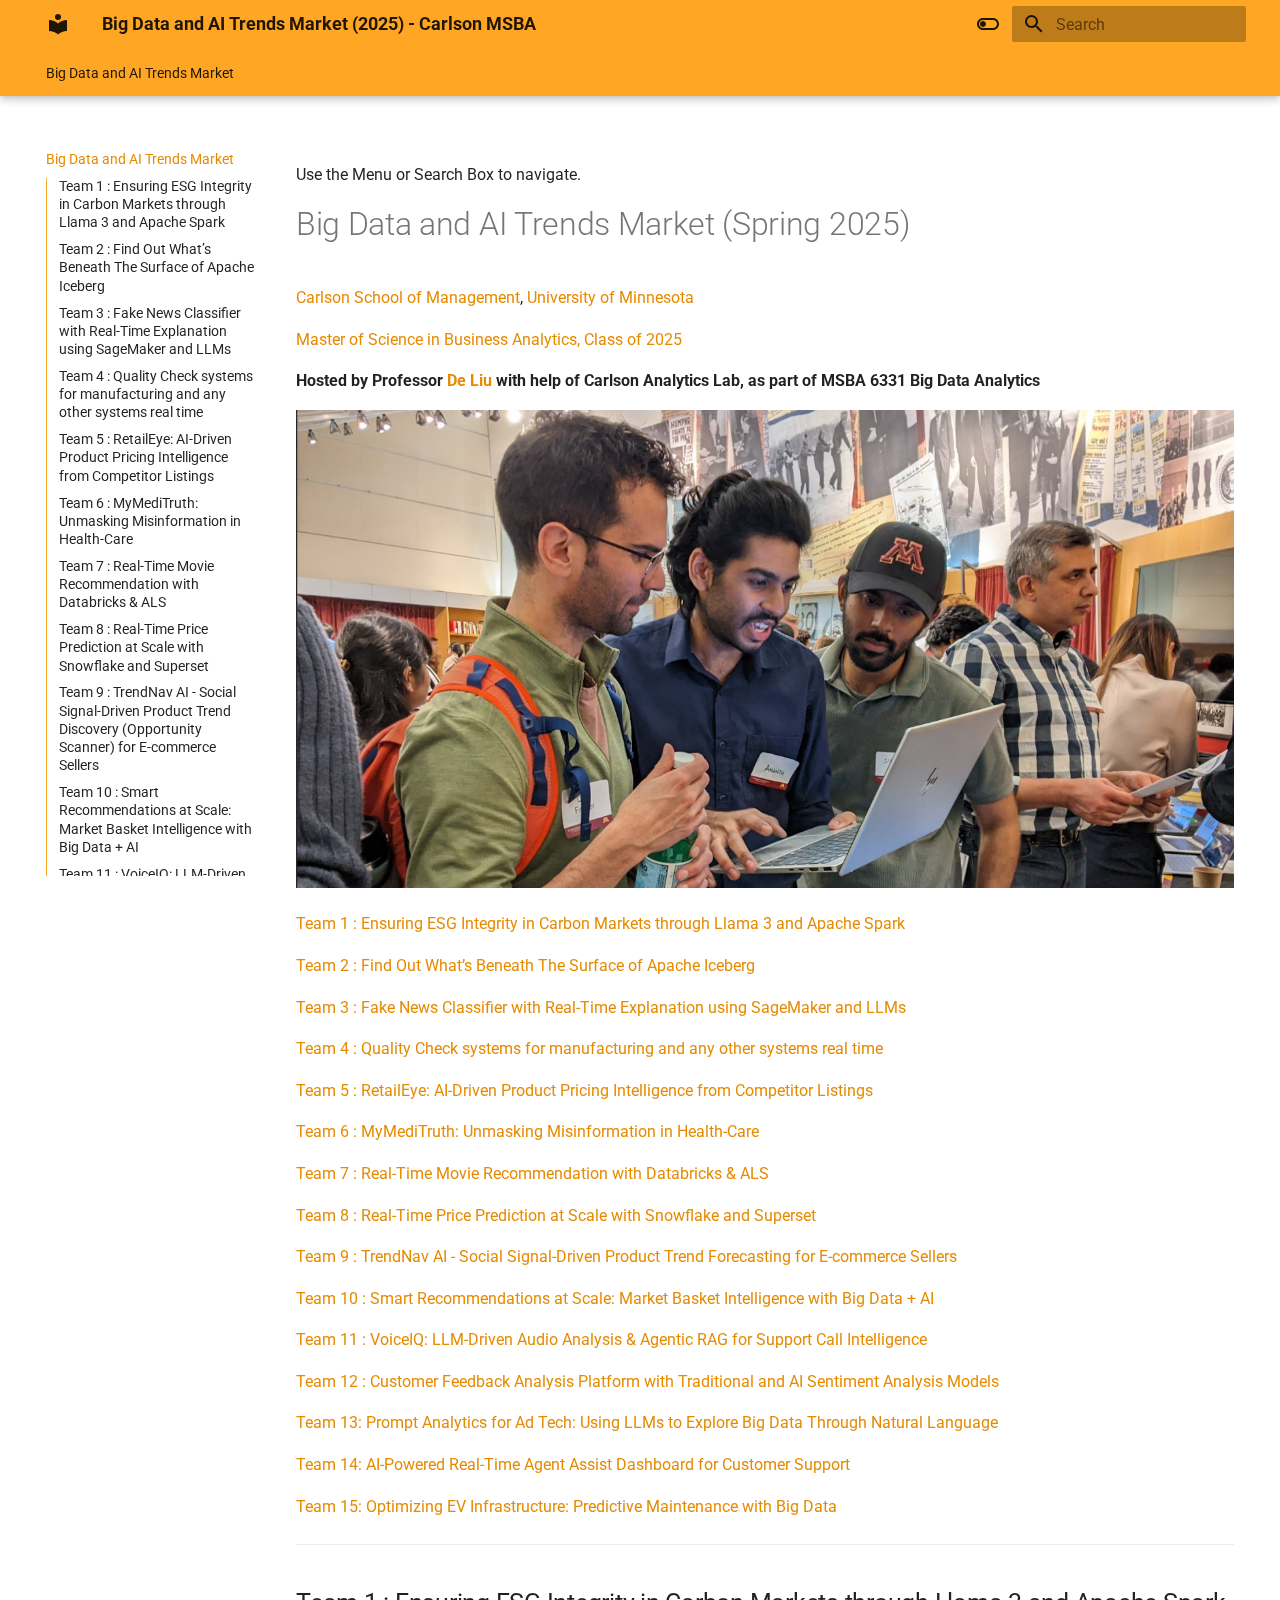
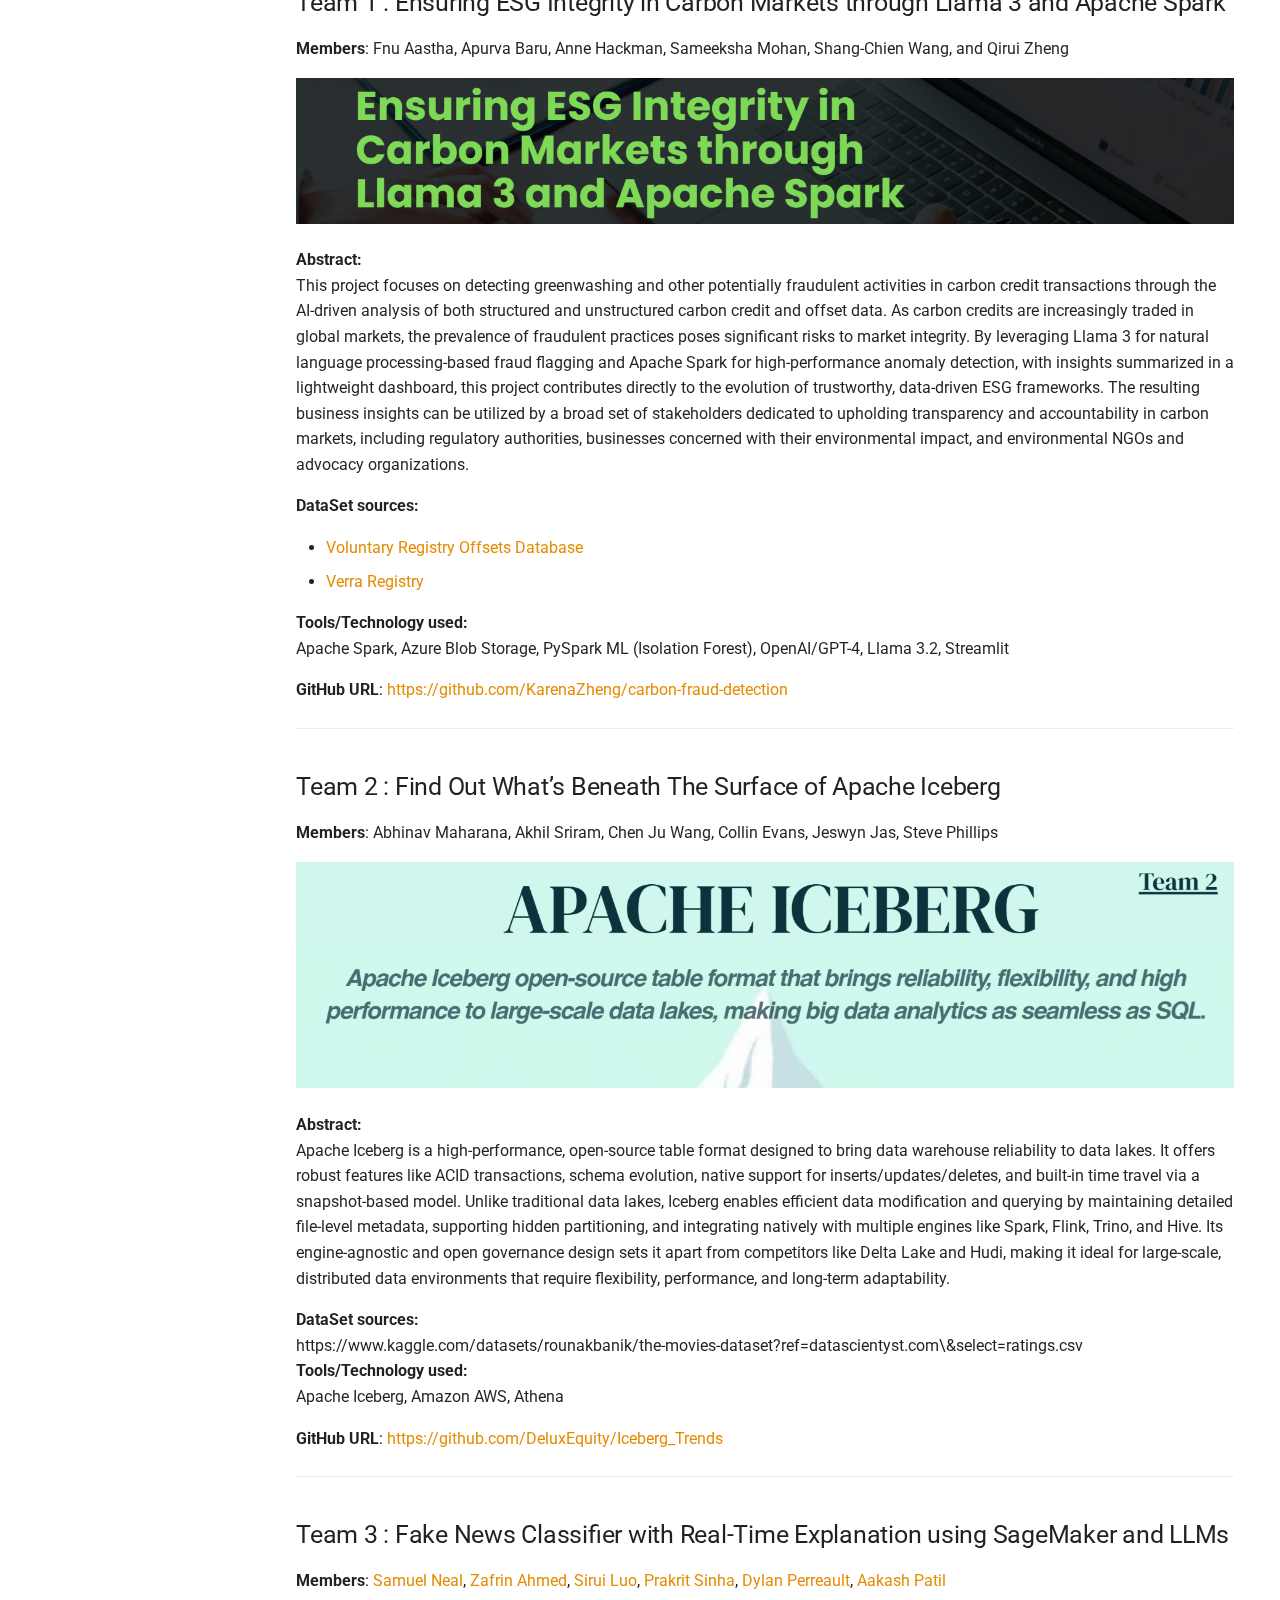
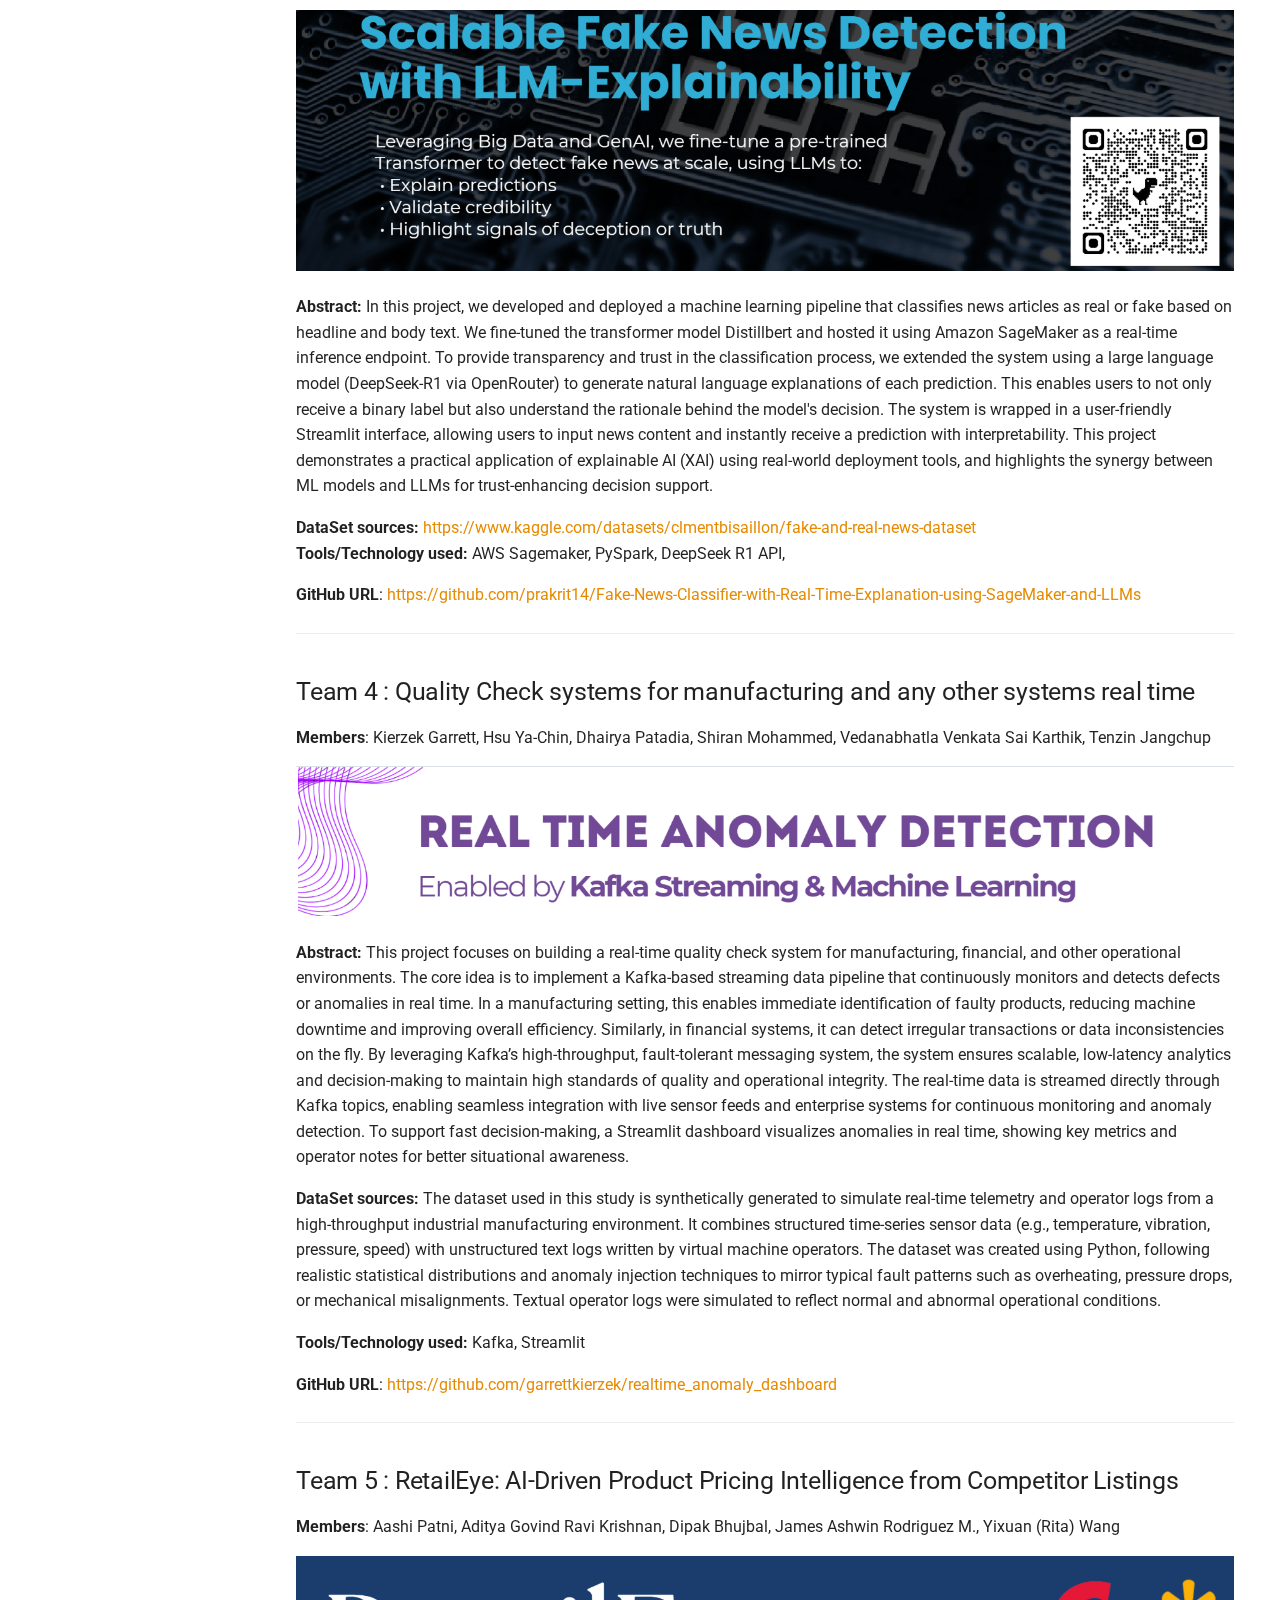
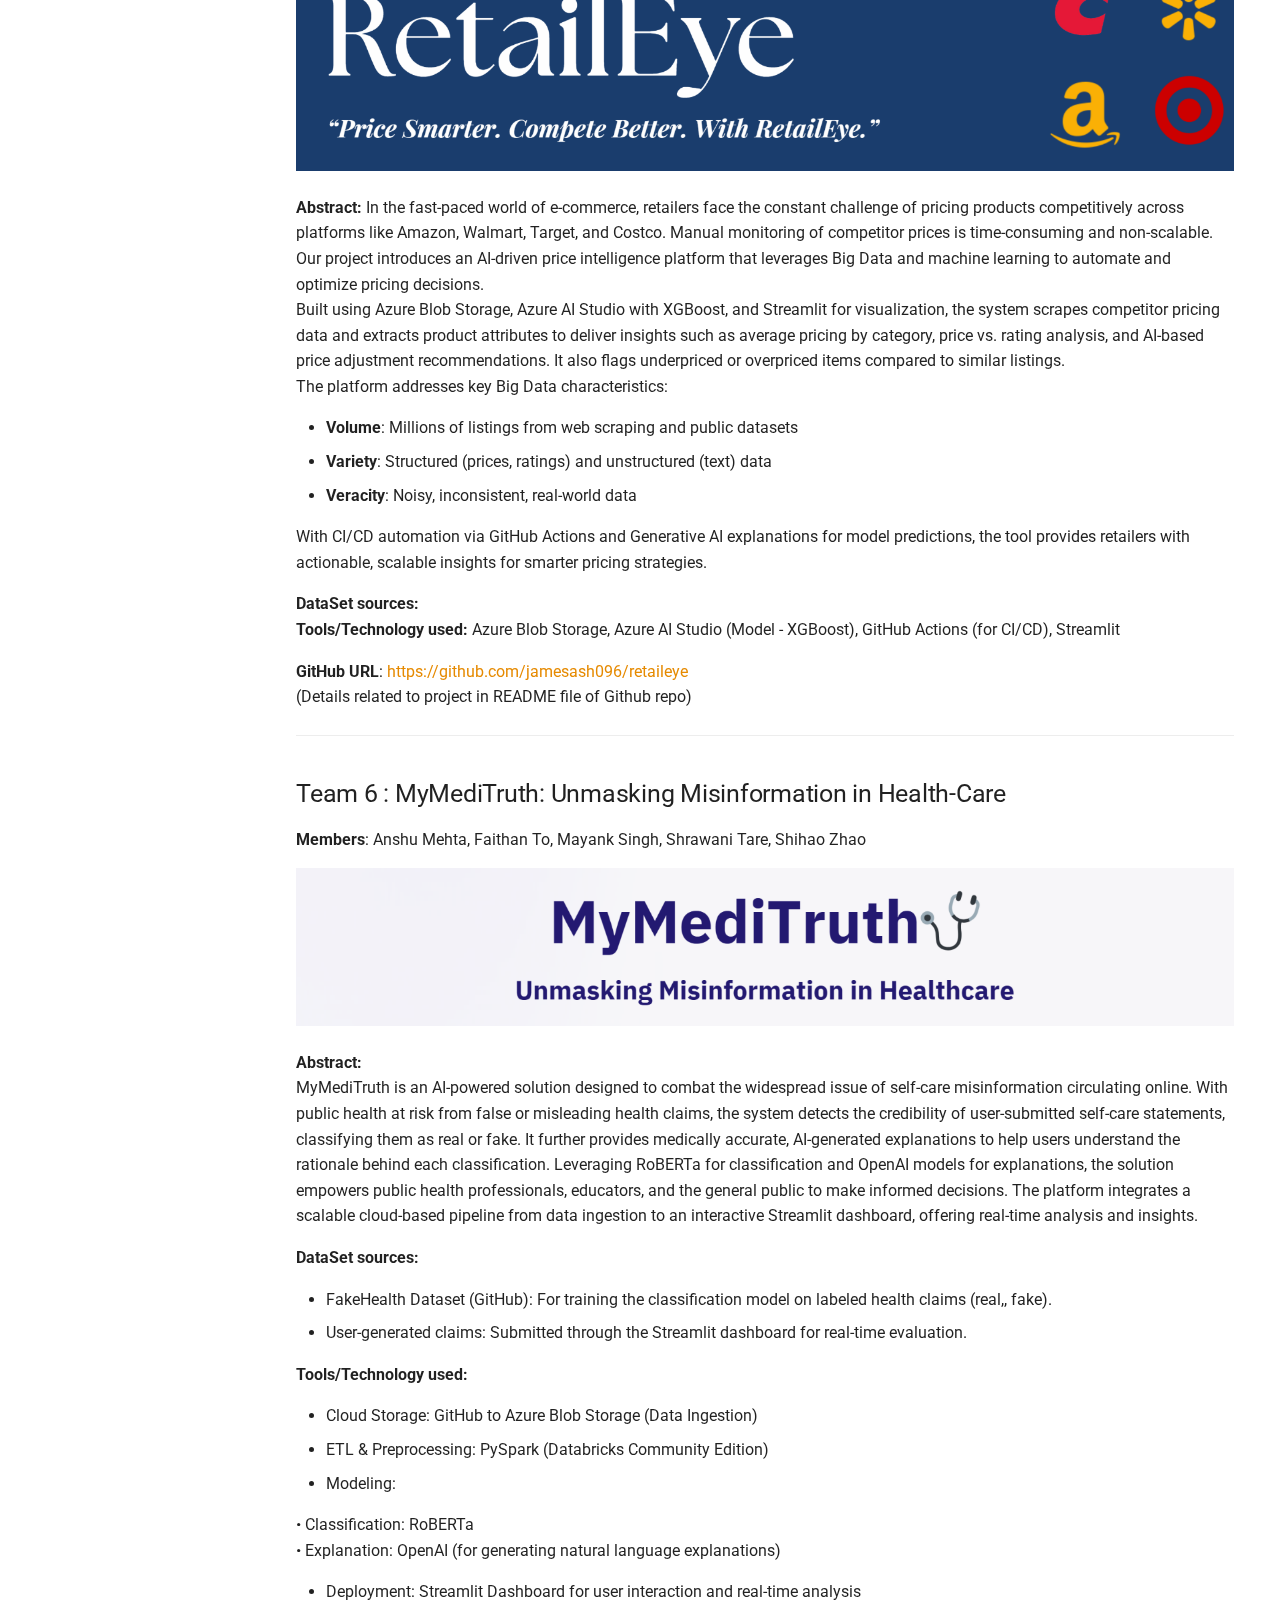
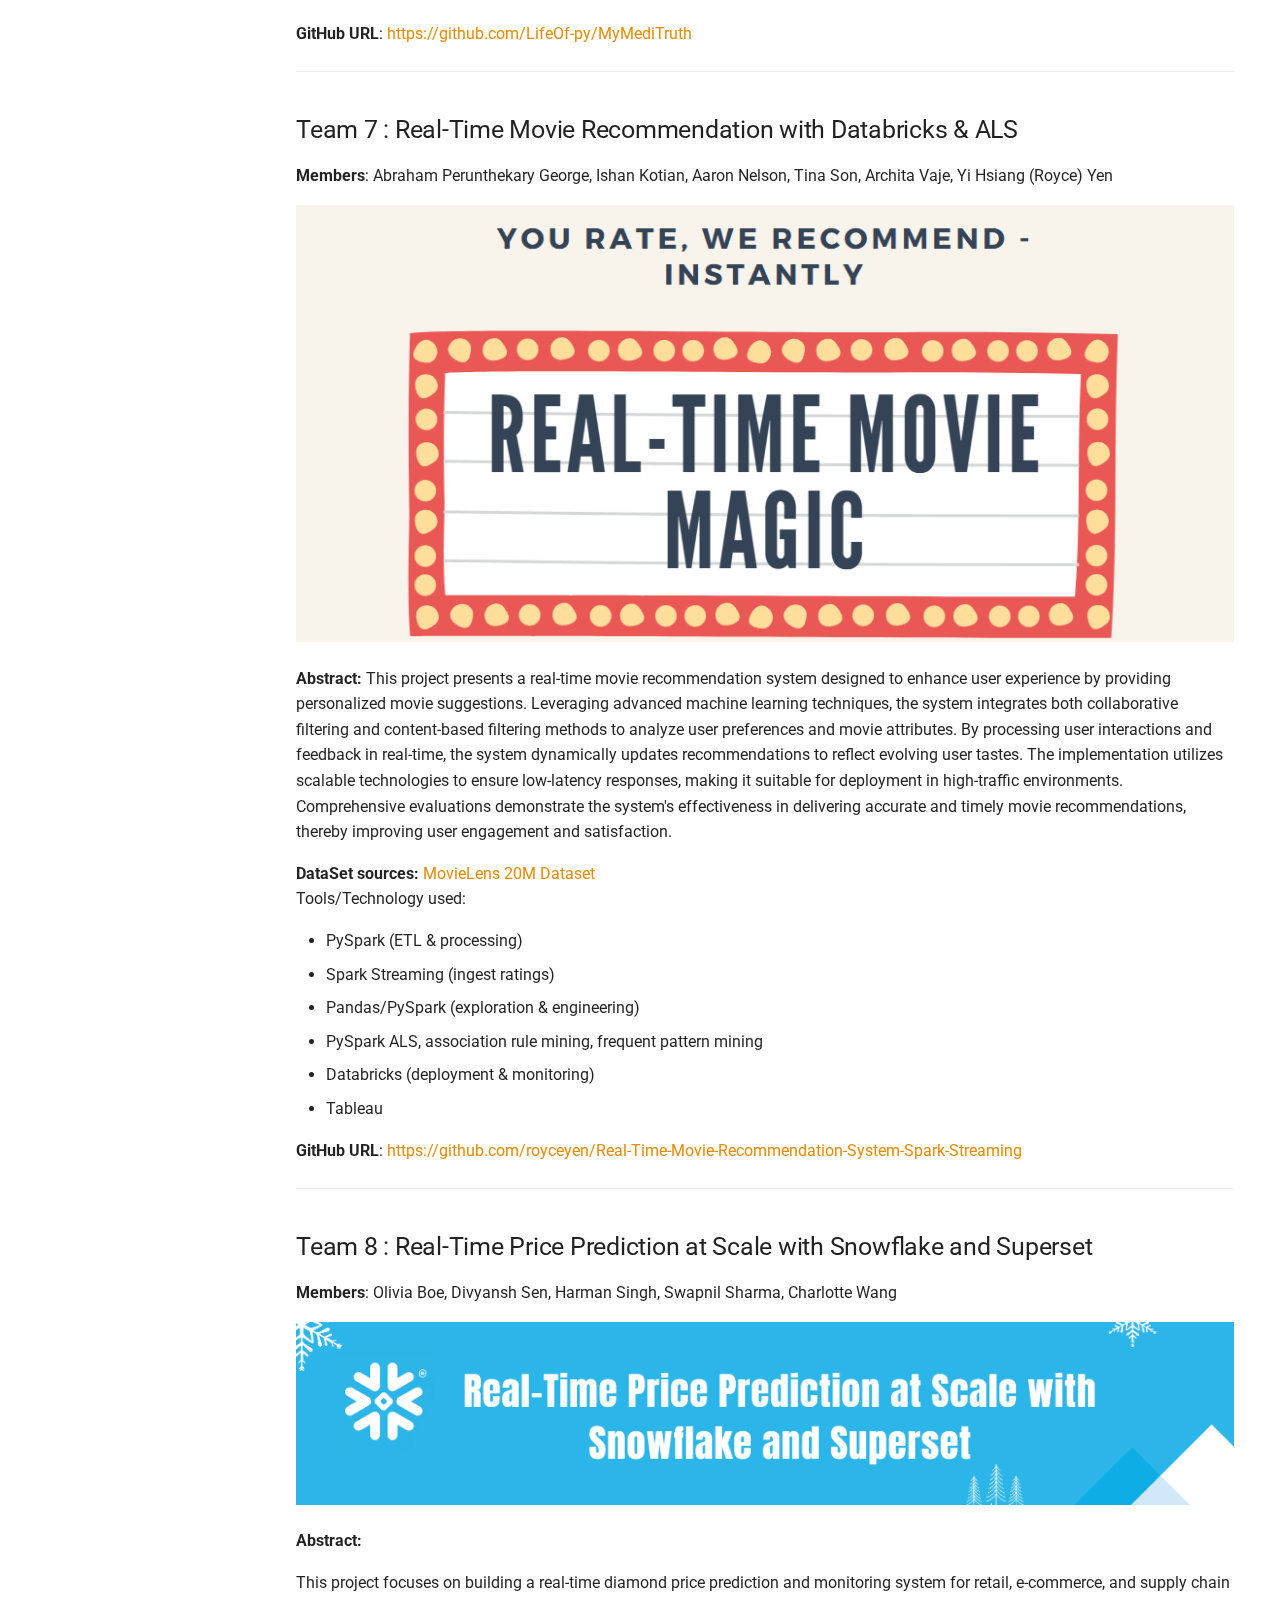
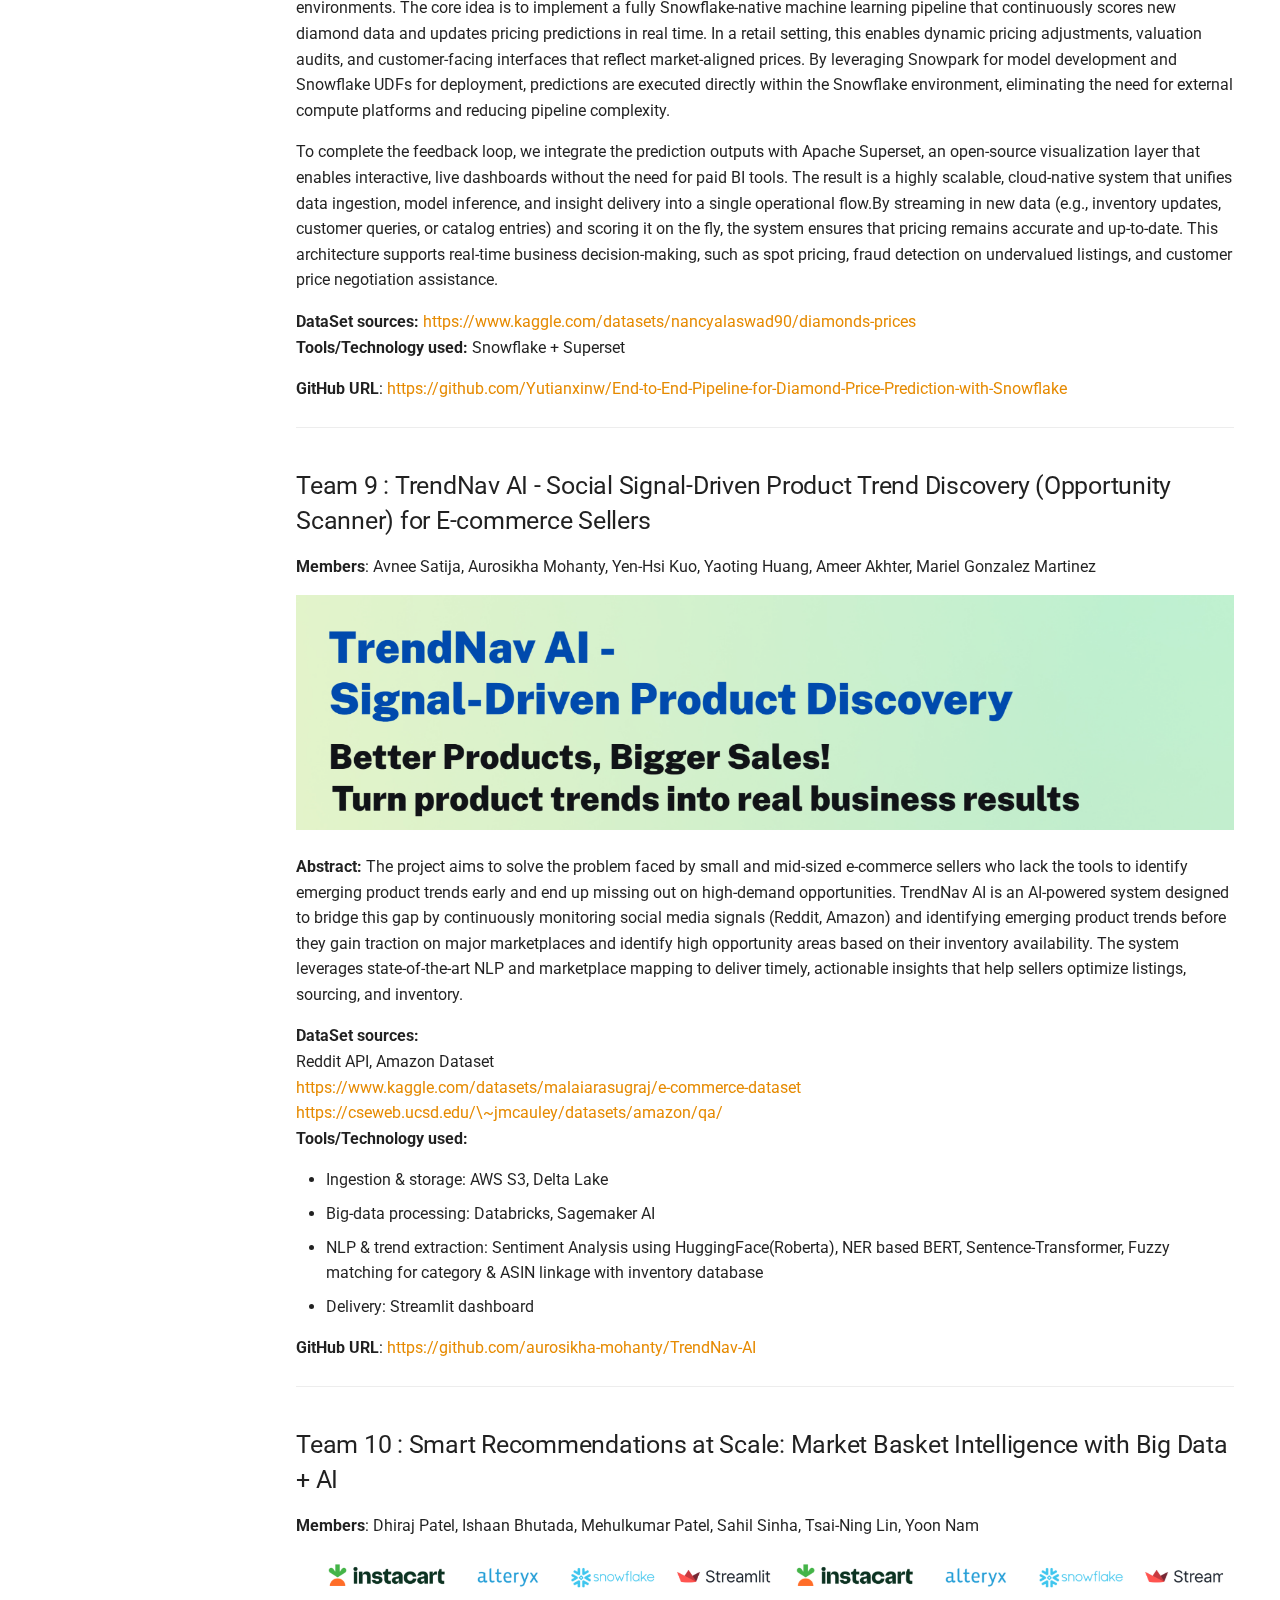
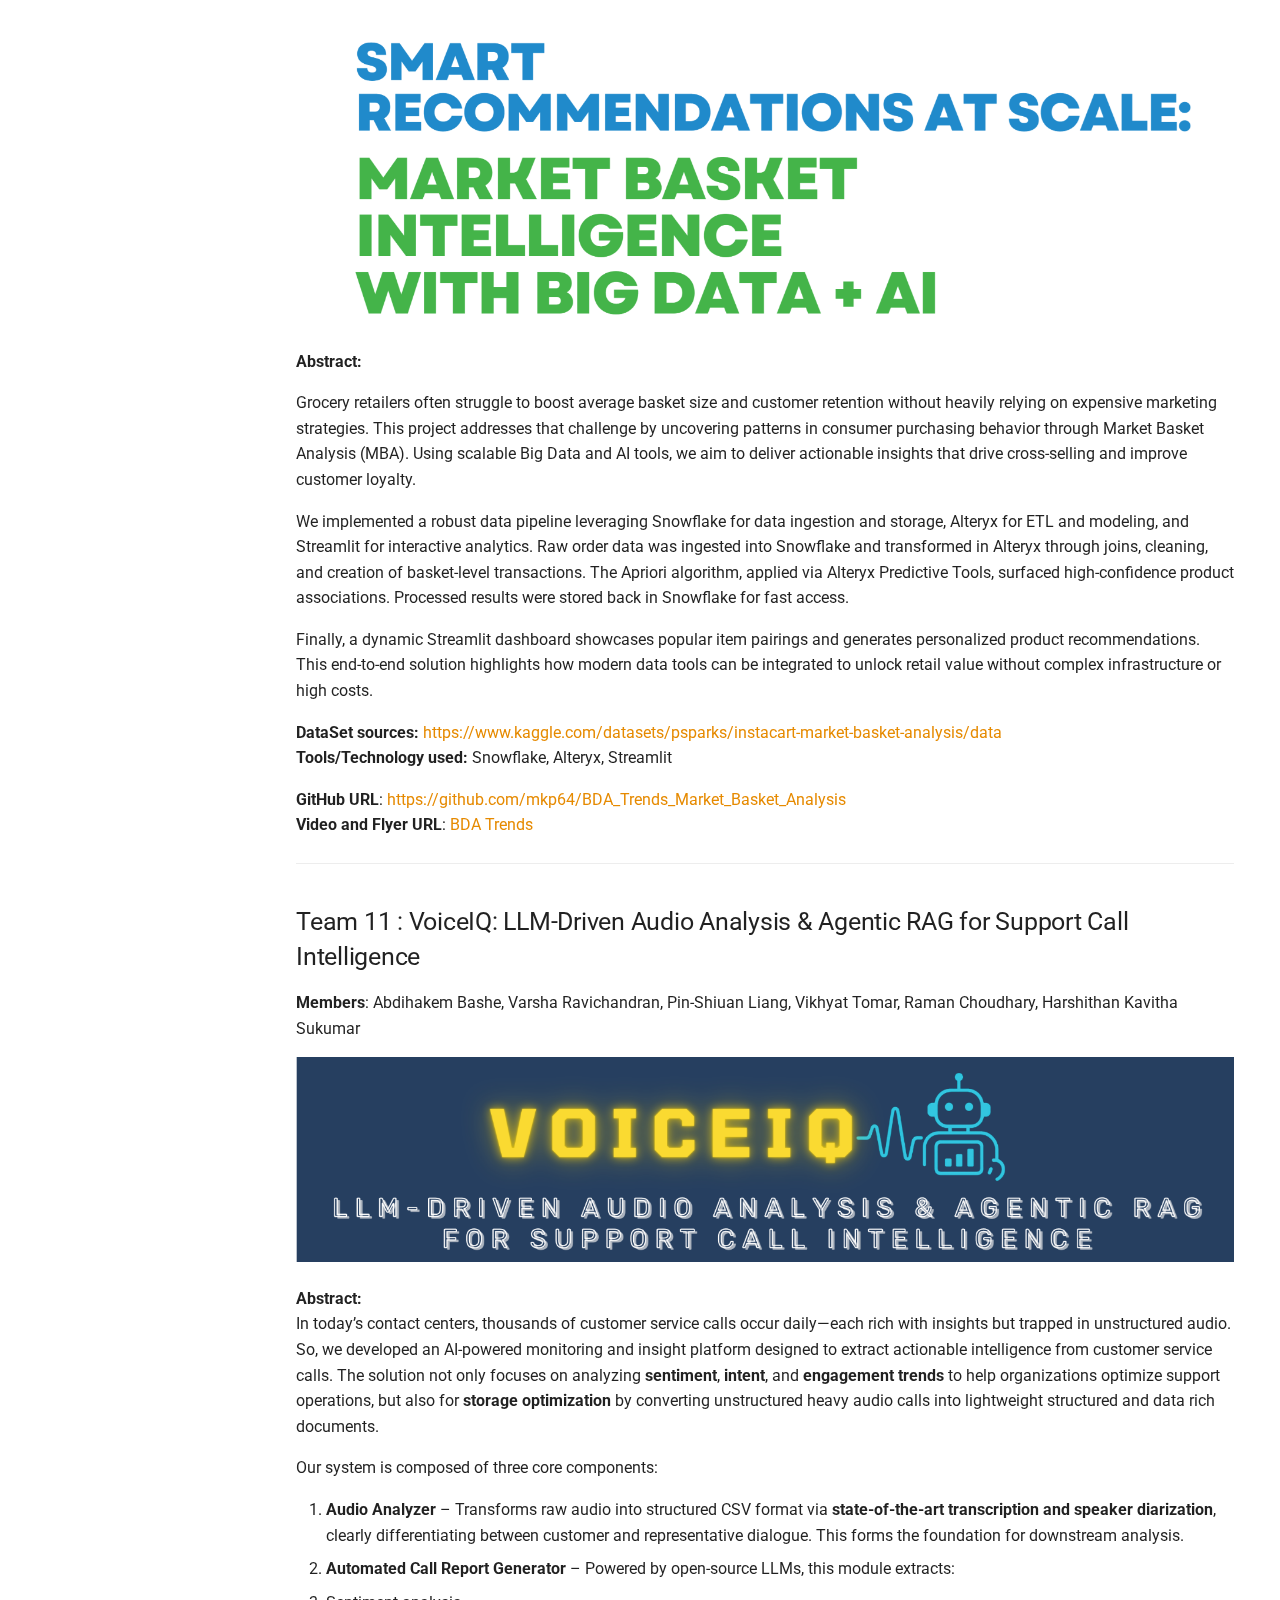
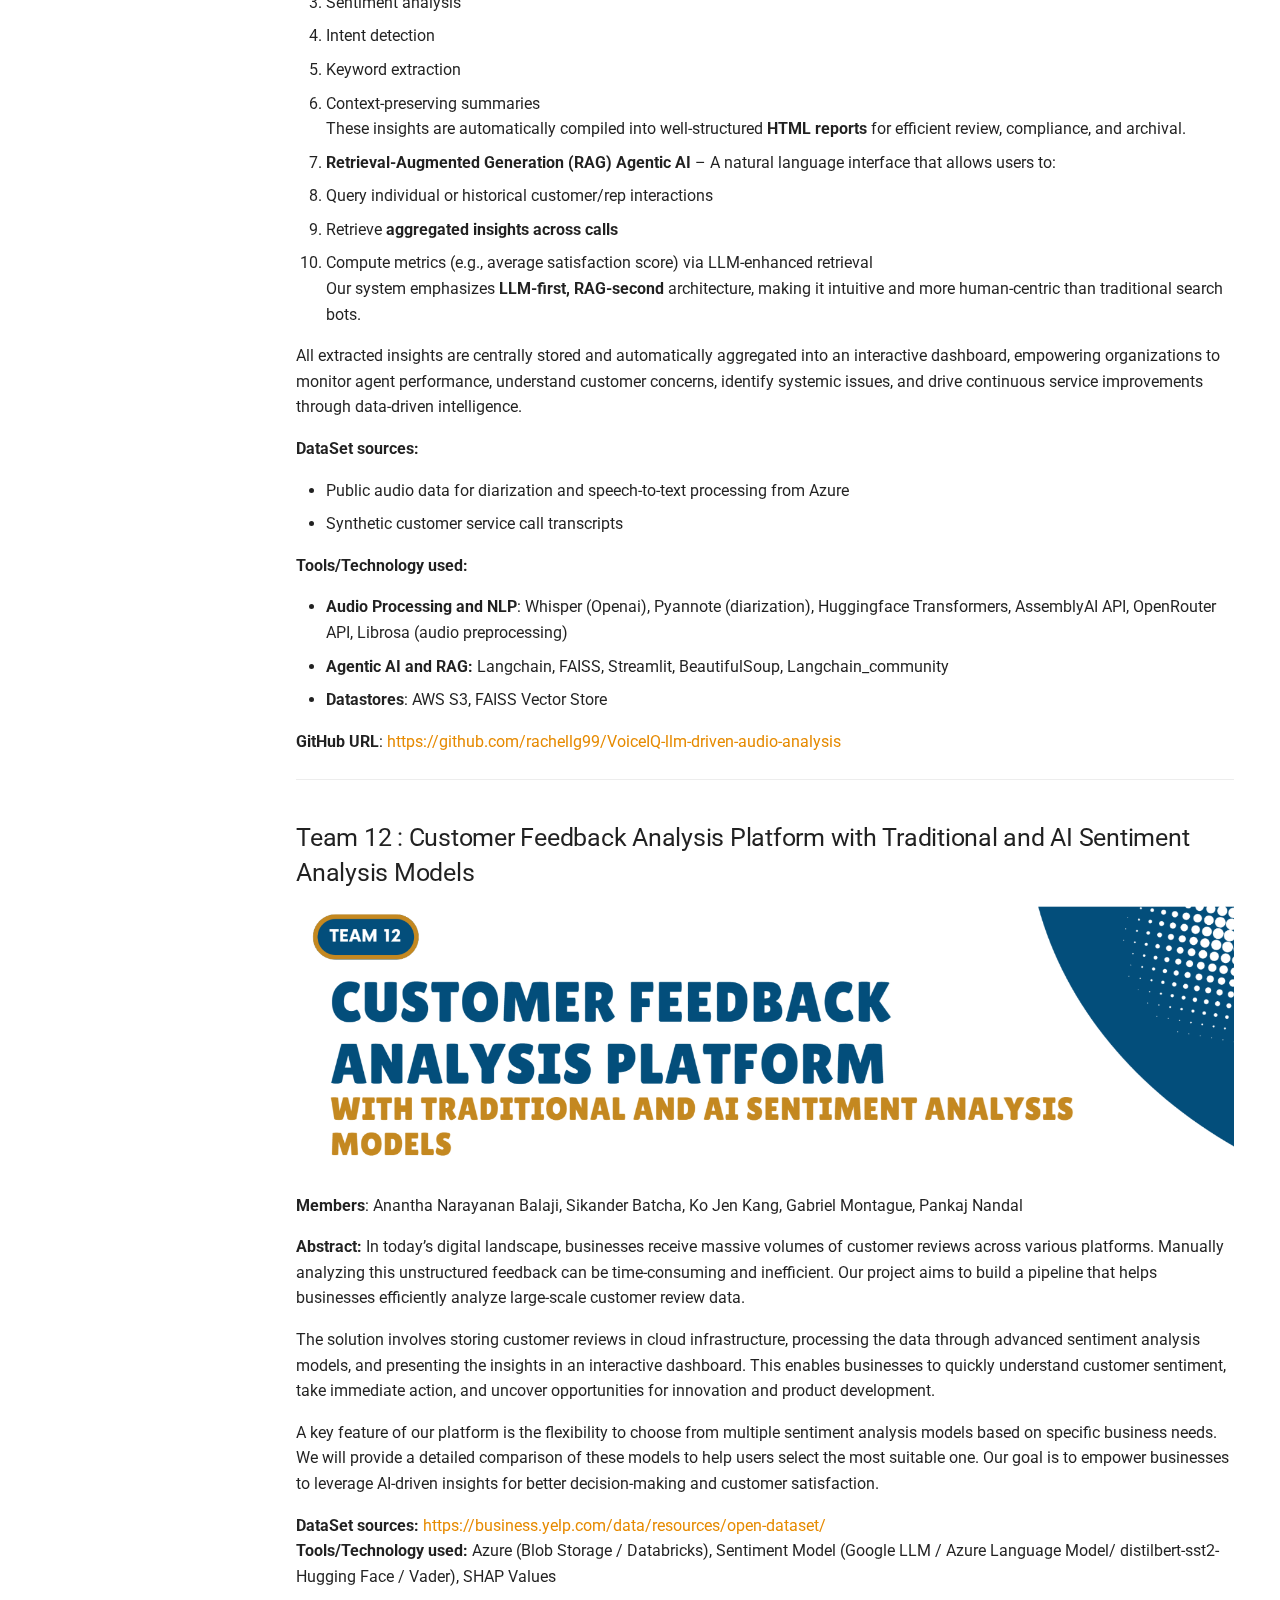
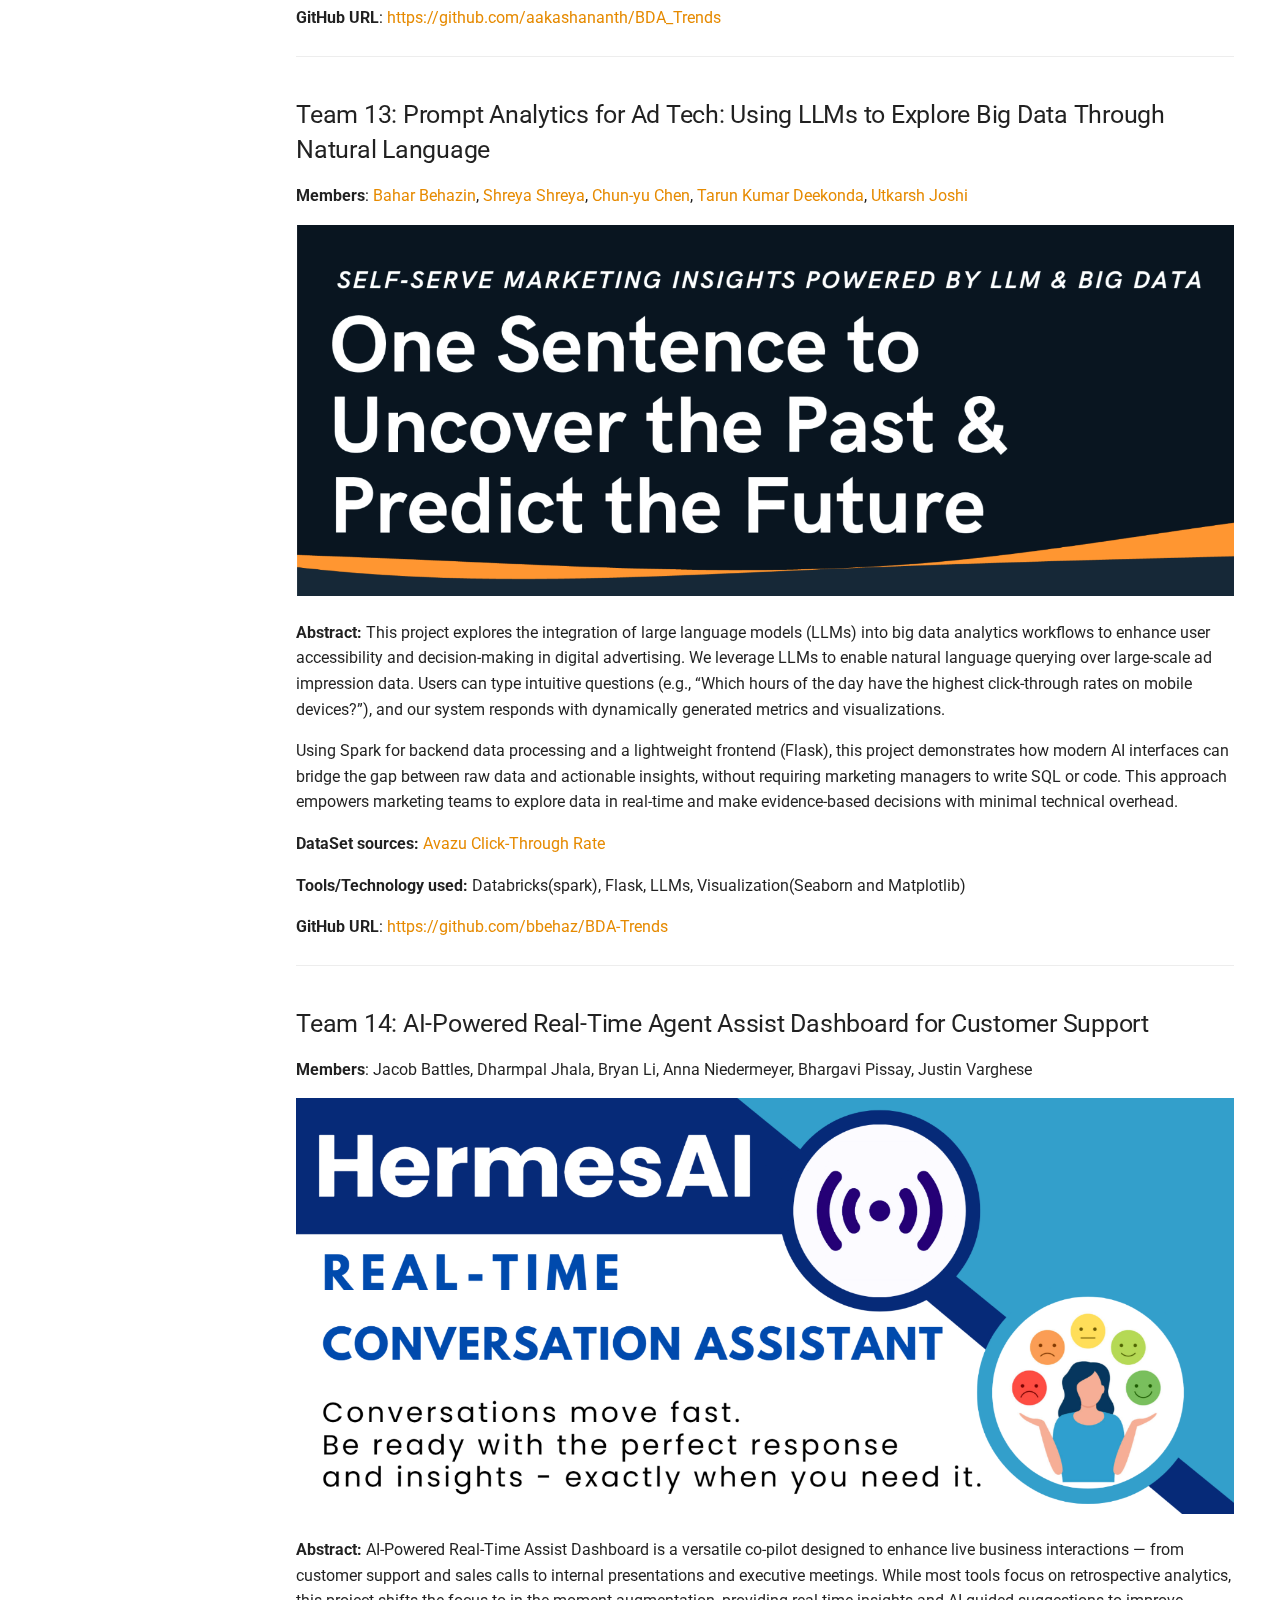
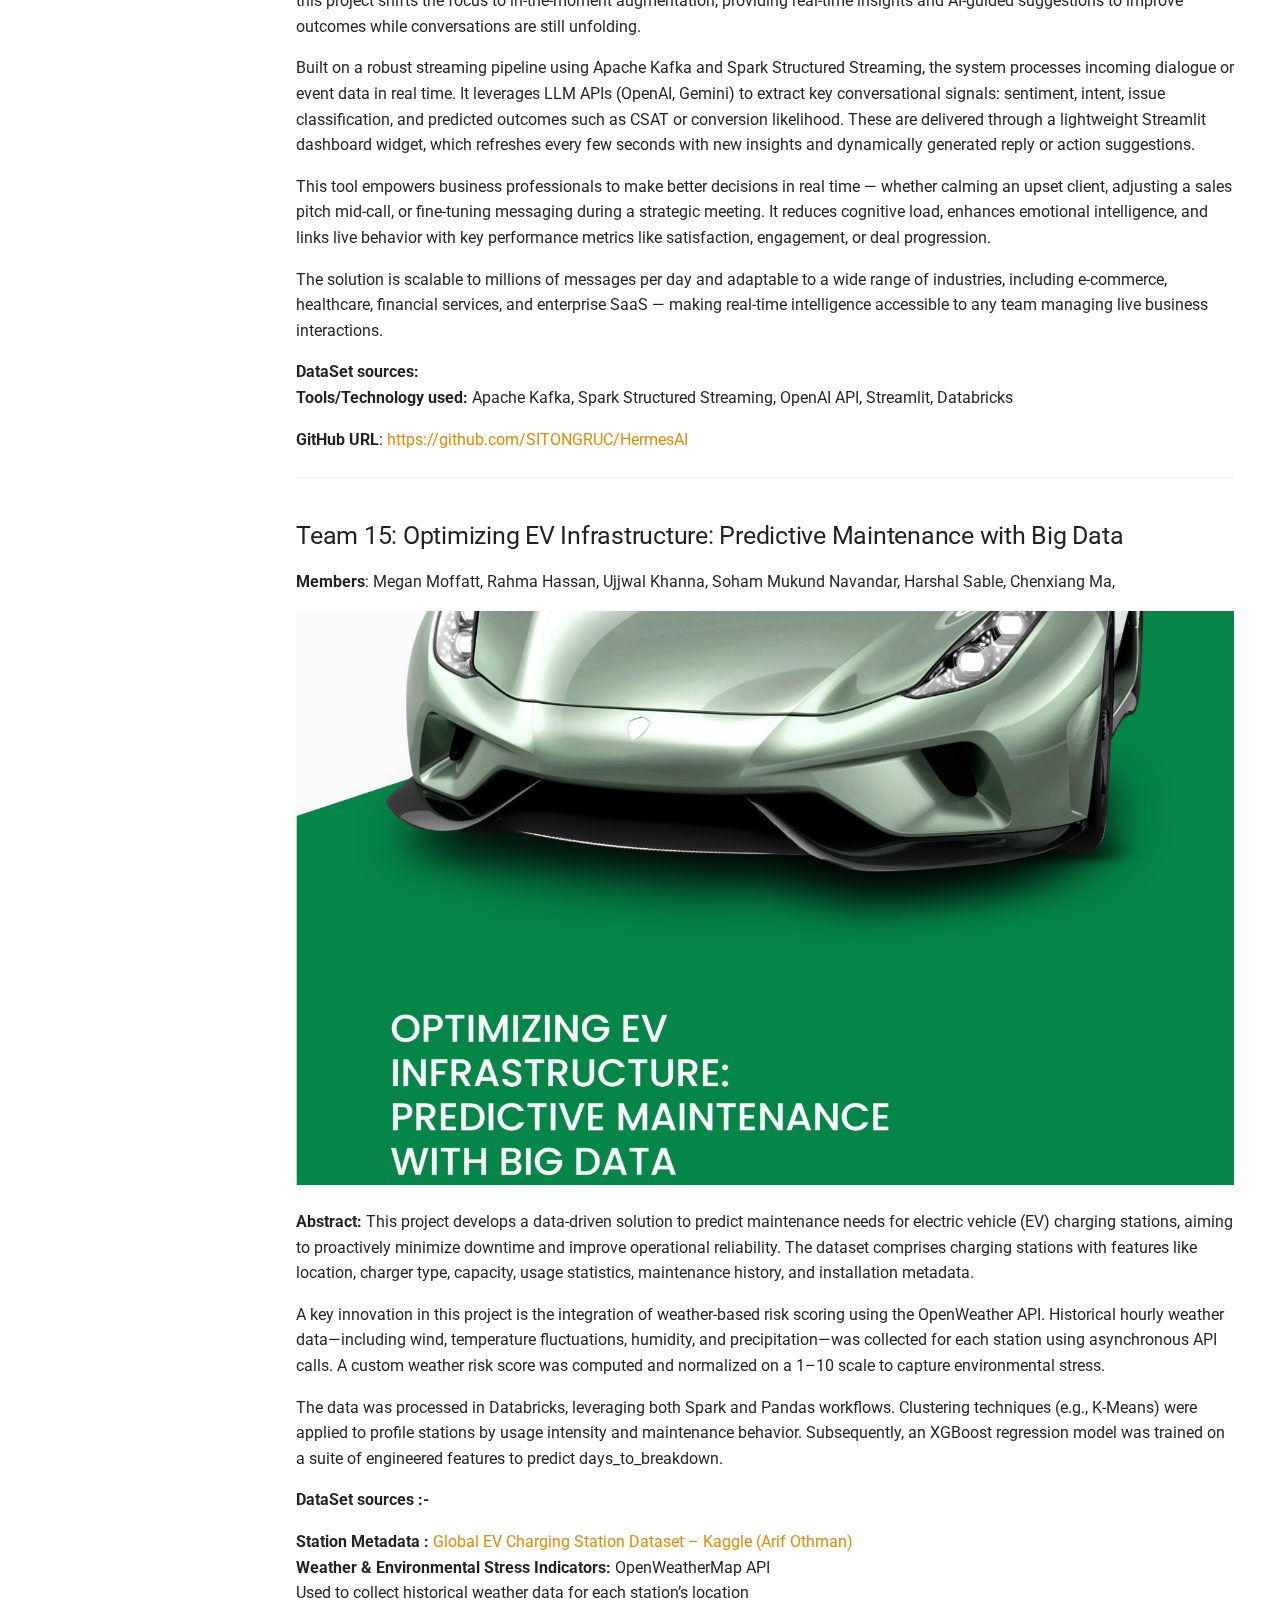
<file: index.html>
<!doctype html>
<html lang="en" class="no-js">
  <head>
    
      <meta charset="utf-8">
      <meta name="viewport" content="width=device-width,initial-scale=1">
      
      
      
        <link rel="canonical" href="https://de4liu.github.io/trends/">
      
      
      
      
      <link rel="icon" href="assets/favicon.png">
      <meta name="generator" content="mkdocs-1.6.1, mkdocs-material-9.5.49">
    
    
      
        <title>Big Data and AI Trends Market (2025) - Carlson MSBA</title>
      
    
    
      <link rel="stylesheet" href="assets/stylesheets/main.6f8fc17f.min.css">
      
        
        <link rel="stylesheet" href="assets/stylesheets/palette.06af60db.min.css">
      
      


    
    
      
    
    
      
        
        
        <link rel="preconnect" href="https://fonts.gstatic.com" crossorigin>
        <link rel="stylesheet" href="https://fonts.googleapis.com/css?family=Roboto:300,300i,400,400i,700,700i%7CRoboto+Mono:400,400i,700,700i&display=fallback">
        <style>:root{--md-text-font:"Roboto";--md-code-font:"Roboto Mono"}</style>
      
    
    
    <script>__md_scope=new URL(".",location),__md_hash=e=>[...e].reduce(((e,_)=>(e<<5)-e+_.charCodeAt(0)),0),__md_get=(e,_=localStorage,t=__md_scope)=>JSON.parse(_.getItem(t.pathname+"."+e)),__md_set=(e,_,t=localStorage,a=__md_scope)=>{try{t.setItem(a.pathname+"."+e,JSON.stringify(_))}catch(e){}}</script>
    
      

    
    
    
  </head>
  
  
    
    
      
    
    
    
    
    <body dir="ltr" data-md-color-scheme="youtube" data-md-color-primary="orange" data-md-color-accent="yellow">
  
    
    <input class="md-toggle" data-md-toggle="drawer" type="checkbox" id="__drawer" autocomplete="off">
    <input class="md-toggle" data-md-toggle="search" type="checkbox" id="__search" autocomplete="off">
    <label class="md-overlay" for="__drawer"></label>
    <div data-md-component="skip">
      
        
        <a href="#big-data-and-ai-trends-market-spring-2025" class="md-skip">
          Skip to content
        </a>
      
    </div>
    <div data-md-component="announce">
      
    </div>
    
    
      

  

<header class="md-header md-header--shadow md-header--lifted" data-md-component="header">
  <nav class="md-header__inner md-grid" aria-label="Header">
    <a href="." title="Big Data and AI Trends Market (2025) - Carlson MSBA" class="md-header__button md-logo" aria-label="Big Data and AI Trends Market (2025) - Carlson MSBA" data-md-component="logo">
      
  
  <svg xmlns="http://www.w3.org/2000/svg" viewBox="0 0 24 24"><path d="M12 8a3 3 0 0 0 3-3 3 3 0 0 0-3-3 3 3 0 0 0-3 3 3 3 0 0 0 3 3m0 3.54C9.64 9.35 6.5 8 3 8v11c3.5 0 6.64 1.35 9 3.54 2.36-2.19 5.5-3.54 9-3.54V8c-3.5 0-6.64 1.35-9 3.54"/></svg>

    </a>
    <label class="md-header__button md-icon" for="__drawer">
      
      <svg xmlns="http://www.w3.org/2000/svg" viewBox="0 0 24 24"><path d="M3 6h18v2H3zm0 5h18v2H3zm0 5h18v2H3z"/></svg>
    </label>
    <div class="md-header__title" data-md-component="header-title">
      <div class="md-header__ellipsis">
        <div class="md-header__topic">
          <span class="md-ellipsis">
            Big Data and AI Trends Market (2025) - Carlson MSBA
          </span>
        </div>
        <div class="md-header__topic" data-md-component="header-topic">
          <span class="md-ellipsis">
            
              Big Data and AI Trends Market
            
          </span>
        </div>
      </div>
    </div>
    
      
        <form class="md-header__option" data-md-component="palette">
  
    
    
    
    <input class="md-option" data-md-color-media="" data-md-color-scheme="youtube" data-md-color-primary="orange" data-md-color-accent="yellow"  aria-label="Switch to dark mode"  type="radio" name="__palette" id="__palette_0">
    
      <label class="md-header__button md-icon" title="Switch to dark mode" for="__palette_1" hidden>
        <svg xmlns="http://www.w3.org/2000/svg" viewBox="0 0 24 24"><path d="M17 6H7c-3.31 0-6 2.69-6 6s2.69 6 6 6h10c3.31 0 6-2.69 6-6s-2.69-6-6-6m0 10H7c-2.21 0-4-1.79-4-4s1.79-4 4-4h10c2.21 0 4 1.79 4 4s-1.79 4-4 4M7 9c-1.66 0-3 1.34-3 3s1.34 3 3 3 3-1.34 3-3-1.34-3-3-3"/></svg>
      </label>
    
  
    
    
    
    <input class="md-option" data-md-color-media="" data-md-color-scheme="slate" data-md-color-primary="orange" data-md-color-accent="yellow"  aria-label="Switch to light mode"  type="radio" name="__palette" id="__palette_1">
    
      <label class="md-header__button md-icon" title="Switch to light mode" for="__palette_0" hidden>
        <svg xmlns="http://www.w3.org/2000/svg" viewBox="0 0 24 24"><path d="M17 7H7a5 5 0 0 0-5 5 5 5 0 0 0 5 5h10a5 5 0 0 0 5-5 5 5 0 0 0-5-5m0 8a3 3 0 0 1-3-3 3 3 0 0 1 3-3 3 3 0 0 1 3 3 3 3 0 0 1-3 3"/></svg>
      </label>
    
  
</form>
      
    
    
      <script>var palette=__md_get("__palette");if(palette&&palette.color){if("(prefers-color-scheme)"===palette.color.media){var media=matchMedia("(prefers-color-scheme: light)"),input=document.querySelector(media.matches?"[data-md-color-media='(prefers-color-scheme: light)']":"[data-md-color-media='(prefers-color-scheme: dark)']");palette.color.media=input.getAttribute("data-md-color-media"),palette.color.scheme=input.getAttribute("data-md-color-scheme"),palette.color.primary=input.getAttribute("data-md-color-primary"),palette.color.accent=input.getAttribute("data-md-color-accent")}for(var[key,value]of Object.entries(palette.color))document.body.setAttribute("data-md-color-"+key,value)}</script>
    
    
    
      <label class="md-header__button md-icon" for="__search">
        
        <svg xmlns="http://www.w3.org/2000/svg" viewBox="0 0 24 24"><path d="M9.5 3A6.5 6.5 0 0 1 16 9.5c0 1.61-.59 3.09-1.56 4.23l.27.27h.79l5 5-1.5 1.5-5-5v-.79l-.27-.27A6.52 6.52 0 0 1 9.5 16 6.5 6.5 0 0 1 3 9.5 6.5 6.5 0 0 1 9.5 3m0 2C7 5 5 7 5 9.5S7 14 9.5 14 14 12 14 9.5 12 5 9.5 5"/></svg>
      </label>
      <div class="md-search" data-md-component="search" role="dialog">
  <label class="md-search__overlay" for="__search"></label>
  <div class="md-search__inner" role="search">
    <form class="md-search__form" name="search">
      <input type="text" class="md-search__input" name="query" aria-label="Search" placeholder="Search" autocapitalize="off" autocorrect="off" autocomplete="off" spellcheck="false" data-md-component="search-query" required>
      <label class="md-search__icon md-icon" for="__search">
        
        <svg xmlns="http://www.w3.org/2000/svg" viewBox="0 0 24 24"><path d="M9.5 3A6.5 6.5 0 0 1 16 9.5c0 1.61-.59 3.09-1.56 4.23l.27.27h.79l5 5-1.5 1.5-5-5v-.79l-.27-.27A6.52 6.52 0 0 1 9.5 16 6.5 6.5 0 0 1 3 9.5 6.5 6.5 0 0 1 9.5 3m0 2C7 5 5 7 5 9.5S7 14 9.5 14 14 12 14 9.5 12 5 9.5 5"/></svg>
        
        <svg xmlns="http://www.w3.org/2000/svg" viewBox="0 0 24 24"><path d="M20 11v2H8l5.5 5.5-1.42 1.42L4.16 12l7.92-7.92L13.5 5.5 8 11z"/></svg>
      </label>
      <nav class="md-search__options" aria-label="Search">
        
        <button type="reset" class="md-search__icon md-icon" title="Clear" aria-label="Clear" tabindex="-1">
          
          <svg xmlns="http://www.w3.org/2000/svg" viewBox="0 0 24 24"><path d="M19 6.41 17.59 5 12 10.59 6.41 5 5 6.41 10.59 12 5 17.59 6.41 19 12 13.41 17.59 19 19 17.59 13.41 12z"/></svg>
        </button>
      </nav>
      
        <div class="md-search__suggest" data-md-component="search-suggest"></div>
      
    </form>
    <div class="md-search__output">
      <div class="md-search__scrollwrap" tabindex="0" data-md-scrollfix>
        <div class="md-search-result" data-md-component="search-result">
          <div class="md-search-result__meta">
            Initializing search
          </div>
          <ol class="md-search-result__list" role="presentation"></ol>
        </div>
      </div>
    </div>
  </div>
</div>
    
    
  </nav>
  
    
      
<nav class="md-tabs" aria-label="Tabs" data-md-component="tabs">
  <div class="md-grid">
    <ul class="md-tabs__list">
      
        
  
  
    
  
  
    <li class="md-tabs__item md-tabs__item--active">
      <a href="." class="md-tabs__link">
        
  
    
  
  Big Data and AI Trends Market

      </a>
    </li>
  

      
    </ul>
  </div>
</nav>
    
  
</header>
    
    <div class="md-container" data-md-component="container">
      
      
        
      
      <main class="md-main" data-md-component="main">
        <div class="md-main__inner md-grid">
          
            
              
              <div class="md-sidebar md-sidebar--primary" data-md-component="sidebar" data-md-type="navigation" >
                <div class="md-sidebar__scrollwrap">
                  <div class="md-sidebar__inner">
                    


  


  

<nav class="md-nav md-nav--primary md-nav--lifted md-nav--integrated" aria-label="Navigation" data-md-level="0">
  <label class="md-nav__title" for="__drawer">
    <a href="." title="Big Data and AI Trends Market (2025) - Carlson MSBA" class="md-nav__button md-logo" aria-label="Big Data and AI Trends Market (2025) - Carlson MSBA" data-md-component="logo">
      
  
  <svg xmlns="http://www.w3.org/2000/svg" viewBox="0 0 24 24"><path d="M12 8a3 3 0 0 0 3-3 3 3 0 0 0-3-3 3 3 0 0 0-3 3 3 3 0 0 0 3 3m0 3.54C9.64 9.35 6.5 8 3 8v11c3.5 0 6.64 1.35 9 3.54 2.36-2.19 5.5-3.54 9-3.54V8c-3.5 0-6.64 1.35-9 3.54"/></svg>

    </a>
    Big Data and AI Trends Market (2025) - Carlson MSBA
  </label>
  
  <ul class="md-nav__list" data-md-scrollfix>
    
      
      
  
  
    
  
  
  
    <li class="md-nav__item md-nav__item--active">
      
      <input class="md-nav__toggle md-toggle" type="checkbox" id="__toc">
      
      
        
      
      
        <label class="md-nav__link md-nav__link--active" for="__toc">
          
  
  <span class="md-ellipsis">
    Big Data and AI Trends Market
  </span>
  

          <span class="md-nav__icon md-icon"></span>
        </label>
      
      <a href="." class="md-nav__link md-nav__link--active">
        
  
  <span class="md-ellipsis">
    Big Data and AI Trends Market
  </span>
  

      </a>
      
        

<nav class="md-nav md-nav--secondary" aria-label="Table of contents">
  
  
  
    
  
  
    <label class="md-nav__title" for="__toc">
      <span class="md-nav__icon md-icon"></span>
      Table of contents
    </label>
    <ul class="md-nav__list" data-md-component="toc" data-md-scrollfix>
      
        <li class="md-nav__item">
  <a href="#team-1-:-ensuring-esg-integrity-in-carbon-markets-through-llama-3-and-apache-spark" class="md-nav__link">
    <span class="md-ellipsis">
      Team 1 : Ensuring ESG Integrity in Carbon Markets through Llama 3 and Apache Spark
    </span>
  </a>
  
</li>
      
        <li class="md-nav__item">
  <a href="#team-2-:-find-out-what’s-beneath-the-surface-of-apache-iceberg" class="md-nav__link">
    <span class="md-ellipsis">
      Team 2 : Find Out What’s Beneath The Surface of Apache Iceberg
    </span>
  </a>
  
</li>
      
        <li class="md-nav__item">
  <a href="#team-3-:-fake-news-classifier-with-real-time-explanation-using-sagemaker-and-llms" class="md-nav__link">
    <span class="md-ellipsis">
      Team 3 : Fake News Classifier with Real-Time Explanation using SageMaker and LLMs
    </span>
  </a>
  
</li>
      
        <li class="md-nav__item">
  <a href="#team-4-:-quality-check-systems-for-manufacturing-and-any-other-systems-real-time" class="md-nav__link">
    <span class="md-ellipsis">
      Team 4 : Quality Check systems for manufacturing and any other systems real time
    </span>
  </a>
  
</li>
      
        <li class="md-nav__item">
  <a href="#team-5-:-retaileye:-ai-driven-product-pricing-intelligence-from-competitor-listings" class="md-nav__link">
    <span class="md-ellipsis">
      Team 5 : RetailEye: AI-Driven Product Pricing Intelligence from Competitor Listings
    </span>
  </a>
  
</li>
      
        <li class="md-nav__item">
  <a href="#team-6-:-mymeditruth:-unmasking-misinformation-in-health-care" class="md-nav__link">
    <span class="md-ellipsis">
      Team 6 : MyMediTruth: Unmasking Misinformation in Health-Care
    </span>
  </a>
  
</li>
      
        <li class="md-nav__item">
  <a href="#team-7-:-real-time-movie-recommendation-with-databricks-&-als" class="md-nav__link">
    <span class="md-ellipsis">
      Team 7 : Real-Time Movie Recommendation with Databricks &amp; ALS
    </span>
  </a>
  
</li>
      
        <li class="md-nav__item">
  <a href="#team-8-:-real-time-price-prediction-at-scale-with-snowflake-and-superset" class="md-nav__link">
    <span class="md-ellipsis">
      Team 8 : Real-Time Price Prediction at Scale with Snowflake and Superset
    </span>
  </a>
  
</li>
      
        <li class="md-nav__item">
  <a href="#team-9-:-trendnav-ai---social-signal-driven-product-trend-discovery-for-e-commerce-sellers" class="md-nav__link">
    <span class="md-ellipsis">
      Team 9 : TrendNav AI - Social Signal-Driven Product Trend Discovery (Opportunity Scanner) for E-commerce Sellers
    </span>
  </a>
  
</li>
      
        <li class="md-nav__item">
  <a href="#team-10-:-smart-recommendations-at-scale:-market-basket-intelligence-with-big-data-+-ai" class="md-nav__link">
    <span class="md-ellipsis">
      Team 10 : Smart Recommendations at Scale: Market Basket Intelligence with Big Data + AI
    </span>
  </a>
  
</li>
      
        <li class="md-nav__item">
  <a href="#team-11-:-voiceiq:-llm-driven-audio-analysis-&-agentic-rag-for-support-call-intelligence" class="md-nav__link">
    <span class="md-ellipsis">
      Team 11 : VoiceIQ: LLM-Driven Audio Analysis &amp; Agentic RAG for Support Call Intelligence
    </span>
  </a>
  
</li>
      
        <li class="md-nav__item">
  <a href="#team-12-:-customer-feedback-analysis-platform-with-traditional-and-ai-sentiment-analysis-models" class="md-nav__link">
    <span class="md-ellipsis">
      Team 12 : Customer Feedback Analysis Platform with Traditional and AI Sentiment Analysis Models
    </span>
  </a>
  
</li>
      
        <li class="md-nav__item">
  <a href="#team-13:-prompt-analytics-for-ad-tech:-using-llms-to-explore-big-data-through-natural-language" class="md-nav__link">
    <span class="md-ellipsis">
      Team 13: Prompt Analytics for Ad Tech: Using LLMs to Explore Big Data Through Natural Language
    </span>
  </a>
  
</li>
      
        <li class="md-nav__item">
  <a href="#team-14:-ai-powered-real-time-agent-assist-dashboard-for-customer-support" class="md-nav__link">
    <span class="md-ellipsis">
      Team 14: AI-Powered Real-Time Agent Assist Dashboard for Customer Support
    </span>
  </a>
  
</li>
      
        <li class="md-nav__item">
  <a href="#team-15:-optimizing-ev-infrastructure:-predictive-maintenance-with-big-data" class="md-nav__link">
    <span class="md-ellipsis">
      Team 15: Optimizing EV Infrastructure: Predictive Maintenance with Big Data
    </span>
  </a>
  
</li>
      
    </ul>
  
</nav>
      
    </li>
  

    
  </ul>
</nav>
                  </div>
                </div>
              </div>
            
            
          
          
            <div class="md-content" data-md-component="content">
              <article class="md-content__inner md-typeset">
                
                  


<p>Use the Menu or Search Box to navigate. </p>
<h1 id="big-data-and-ai-trends-market-spring-2025">Big Data and AI Trends Market (Spring 2025)</h1>
<p><a href="https://carlsonschool.umn.edu/">Carlson School of Management</a>, <a href="https://twin-cities.umn.edu/">University of Minnesota</a></p>
<p><a href="https://carlsonschool.umn.edu/graduate/masters/business-analytics">Master of Science in Business Analytics, Class of 2025</a></p>
<p><strong>Hosted by Professor <a href="mailto:deliu@umn.edu">De Liu</a> with help of Carlson Analytics Lab, as part of MSBA 6331 Big Data Analytics</strong> </p>
<p><img alt="trends market photo" src="assets/trends2.png" /></p>
<p><a href="#team-1-:-ensuring-esg-integrity-in-carbon-markets-through-llama-3-and-apache-spark">Team 1 : Ensuring ESG Integrity in Carbon Markets through Llama 3 and Apache Spark</a></p>
<p><a href="#team-2-:-find-out-what’s-beneath-the-surface-of-apache-iceberg">Team 2 : Find Out What’s Beneath The Surface of Apache Iceberg</a></p>
<p><a href="#team-3-:-fake-news-classifier-with-real-time-explanation-using-sagemaker-and-llms">Team 3 : Fake News Classifier with Real-Time Explanation using SageMaker and LLMs</a></p>
<p><a href="#team-4-:-quality-check-systems-for-manufacturing-and-any-other-systems-real-time">Team 4 : Quality Check systems for manufacturing and any other systems real time</a></p>
<p><a href="#team-5-:-retaileye:-ai-driven-product-pricing-intelligence-from-competitor-listings">Team 5 : RetailEye: AI-Driven Product Pricing Intelligence from Competitor Listings</a></p>
<p><a href="#team-6-:-mymeditruth:-unmasking-misinformation-in-health-care">Team 6 : MyMediTruth: Unmasking Misinformation in Health-Care</a></p>
<p><a href="#team-7-:-real-time-movie-recommendation-with-databricks-&amp;-als">Team 7 : Real-Time Movie Recommendation with Databricks &amp; ALS</a></p>
<p><a href="#team-8-:-real-time-price-prediction-at-scale-with-snowflake-and-superset">Team 8 : Real-Time Price Prediction at Scale with Snowflake and Superset</a></p>
<p><a href="#team-9-:-trendnav-ai---social-signal-driven-product-trend-discovery-for-e-commerce-sellers">Team 9 : TrendNav AI - Social Signal-Driven Product Trend Forecasting for E-commerce Sellers</a></p>
<p><a href="#team-10-:-smart-recommendations-at-scale:-market-basket-intelligence-with-big-data-+-ai">Team 10 : Smart Recommendations at Scale: Market Basket Intelligence with Big Data + AI</a></p>
<p><a href="#team-11-:-voiceiq:-llm-driven-audio-analysis-&amp;-agentic-rag-for-support-call-intelligence">Team 11 : VoiceIQ: LLM-Driven Audio Analysis &amp; Agentic RAG for Support Call Intelligence</a></p>
<p><a href="#team-12-:-customer-feedback-analysis-platform-with-traditional-and-ai-sentiment-analysis-models">Team 12 : Customer Feedback Analysis Platform with Traditional and AI Sentiment Analysis Models</a></p>
<p><a href="#team-13:-prompt-analytics-for-ad-tech:-using-llms-to-explore-big-data-through-natural-language">Team 13: Prompt Analytics for Ad Tech: Using LLMs to Explore Big Data Through Natural Language</a></p>
<p><a href="#team-14:-ai-powered-real-time-agent-assist-dashboard-for-customer-support">Team 14: AI-Powered Real-Time Agent Assist Dashboard for Customer Support</a></p>
<p><a href="#team-15:-optimizing-ev-infrastructure:-predictive-maintenance-with-big-data">Team 15: Optimizing EV Infrastructure: Predictive Maintenance with Big Data</a></p>
<hr />
<h2 id="team-1-:-ensuring-esg-integrity-in-carbon-markets-through-llama-3-and-apache-spark"><strong>Team 1 : Ensuring ESG Integrity in Carbon Markets through Llama 3 and Apache Spark</strong></h2>
<p><strong>Members</strong>: Fnu Aastha, Apurva Baru, Anne Hackman, Sameeksha Mohan, Shang-Chien Wang, and Qirui Zheng</p>
<p><img alt="team 1 flyer" src="assets/team1.png" /></p>
<p><strong>Abstract:</strong><br />
This project focuses on detecting greenwashing and other potentially fraudulent activities in carbon credit transactions through the AI-driven analysis of both structured and unstructured carbon credit and offset data. As carbon credits are increasingly traded in global markets, the prevalence of fraudulent practices poses significant risks to market integrity. By leveraging Llama 3 for natural language processing-based fraud flagging and Apache Spark for high-performance anomaly detection, with insights summarized in a lightweight dashboard, this project contributes directly to the evolution of trustworthy, data-driven ESG frameworks. The resulting business insights can be utilized by a broad set of stakeholders dedicated to upholding transparency and accountability in carbon markets, including regulatory authorities, businesses concerned with their environmental impact, and environmental NGOs and advocacy organizations.</p>
<p><strong>DataSet sources:</strong> </p>
<ul>
<li><a href="https://gspp.berkeley.edu/research-and-impact/centers/cepp/projects/berkeley-carbon-trading-project/offsets-database">Voluntary Registry Offsets Database</a>  </li>
<li><a href="https://registry.verra.org/">Verra Registry</a></li>
</ul>
<p><strong>Tools/Technology used:</strong><br />
Apache Spark, Azure Blob Storage, PySpark ML (Isolation Forest), OpenAI/GPT-4, Llama 3.2, Streamlit  </p>
<p><strong>GitHub URL</strong>: <a href="https://github.com/KarenaZheng/carbon-fraud-detection">https://github.com/KarenaZheng/carbon-fraud-detection</a>  </p>
<hr />
<h2 id="team-2-:-find-out-what’s-beneath-the-surface-of-apache-iceberg"><strong>Team 2 : Find Out What’s Beneath The Surface of Apache Iceberg</strong></h2>
<p><strong>Members</strong>: Abhinav Maharana, Akhil Sriram, Chen Ju Wang, Collin Evans, Jeswyn Jas, Steve Phillips</p>
<p><img alt="team 2 flyer" src="assets/team2.png" /></p>
<p><strong>Abstract:</strong> <br />
Apache Iceberg is a high-performance, open-source table format designed to bring data warehouse reliability to data lakes. It offers robust features like ACID transactions, schema evolution, native support for inserts/updates/deletes, and built-in time travel via a snapshot-based model. Unlike traditional data lakes, Iceberg enables efficient data modification and querying by maintaining detailed file-level metadata, supporting hidden partitioning, and integrating natively with multiple engines like Spark, Flink, Trino, and Hive. Its engine-agnostic and open governance design sets it apart from competitors like Delta Lake and Hudi, making it ideal for large-scale, distributed data environments that require flexibility, performance, and long-term adaptability. </p>
<p><strong>DataSet sources:</strong> <br />
https://www.kaggle.com/datasets/rounakbanik/the-movies-dataset?ref=datascientyst.com\&amp;select=ratings.csv <br />
<strong>Tools/Technology used:</strong> <br />
Apache Iceberg, Amazon AWS, Athena  </p>
<p><strong>GitHub URL</strong>: <a href="https://github.com/DeluxEquity/Iceberg_Trends">https://github.com/DeluxEquity/Iceberg_Trends</a></p>
<hr />
<h2 id="team-3-:-fake-news-classifier-with-real-time-explanation-using-sagemaker-and-llms"><strong>Team 3 : Fake News Classifier with Real-Time Explanation using SageMaker and LLMs</strong></h2>
<p><strong>Members</strong>: <a href="mailto:neal0231@umn.edu">Samuel Neal</a>, <a href="mailto:ahme0864@umn.edu">Zafrin Ahmed</a>, <a href="mailto:luo00449@umn.edu">Sirui Luo</a>, <a href="mailto:sinha239@umn.edu">Prakrit Sinha</a>, <a href="mailto:perre108@umn.edu">Dylan Perreault</a>, <a href="mailto:aakpat23998@gmail.com">Aakash Patil</a></p>
<p><img alt="team 3 flyer" src="assets/team3.png" /></p>
<p><strong>Abstract:</strong> In this project, we developed and deployed a machine learning pipeline that classifies news articles as real or fake based on headline and body text. We fine-tuned the transformer model Distillbert and hosted it using Amazon SageMaker as a real-time inference endpoint. To provide transparency and trust in the classification process, we extended the system using a large language model (DeepSeek-R1 via OpenRouter) to generate natural language explanations of each prediction. This enables users to not only receive a binary label but also understand the rationale behind the model's decision. The system is wrapped in a user-friendly Streamlit interface, allowing users to input news content and instantly receive a prediction with interpretability. This project demonstrates a practical application of explainable AI (XAI) using real-world deployment tools, and highlights the synergy between ML models and LLMs for trust-enhancing decision support.</p>
<p><strong>DataSet sources:</strong> <a href="https://www.kaggle.com/datasets/clmentbisaillon/fake-and-real-news-dataset">https://www.kaggle.com/datasets/clmentbisaillon/fake-and-real-news-dataset</a> <br />
<strong>Tools/Technology used:</strong> AWS Sagemaker, PySpark, DeepSeek R1 API,  </p>
<p><strong>GitHub URL</strong>: <a href="https://github.com/prakrit14/Fake-News-Classifier-with-Real-Time-Explanation-using-SageMaker-and-LLMs">https://github.com/prakrit14/Fake-News-Classifier-with-Real-Time-Explanation-using-SageMaker-and-LLMs</a></p>
<hr />
<h2 id="team-4-:-quality-check-systems-for-manufacturing-and-any-other-systems-real-time"><strong>Team 4 : Quality Check systems for manufacturing and any other systems real time</strong></h2>
<p><strong>Members</strong>: Kierzek Garrett, Hsu Ya-Chin, Dhairya Patadia, Shiran Mohammed, Vedanabhatla Venkata Sai Karthik, Tenzin Jangchup</p>
<p><img alt="team 4 flyer" src="assets/team4.png" /></p>
<p><strong>Abstract:</strong> This project focuses on building a real-time quality check system for manufacturing, financial, and other operational environments. The core idea is to implement a Kafka-based streaming data pipeline that continuously monitors and detects defects or anomalies in real time. In a manufacturing setting, this enables immediate identification of faulty products, reducing machine downtime and improving overall efficiency. Similarly, in financial systems, it can detect irregular transactions or data inconsistencies on the fly. By leveraging Kafka’s high-throughput, fault-tolerant messaging system, the system ensures scalable, low-latency analytics and decision-making to maintain high standards of quality and operational integrity. The real-time data is streamed directly through Kafka topics, enabling seamless integration with live sensor feeds and enterprise systems for continuous monitoring and anomaly detection. To support fast decision-making, a Streamlit dashboard visualizes anomalies in real time, showing key metrics and operator notes for better situational awareness.</p>
<p><strong>DataSet sources:</strong> The dataset used in this study is synthetically generated to simulate real-time telemetry and operator logs from a high-throughput industrial manufacturing environment. It combines structured time-series sensor data (e.g., temperature, vibration, pressure, speed) with unstructured text logs written by virtual machine operators. The dataset was created using Python, following realistic statistical distributions and anomaly injection techniques to mirror typical fault patterns such as overheating, pressure drops, or mechanical misalignments. Textual operator logs were simulated to reflect normal and abnormal operational conditions. </p>
<p><strong>Tools/Technology used:</strong> Kafka, Streamlit  </p>
<p><strong>GitHub URL</strong>:  <a href="https://github.com/garrettkierzek/realtime_anomaly_dashboard">https://github.com/garrettkierzek/realtime_anomaly_dashboard</a></p>
<hr />
<h2 id="team-5-:-retaileye:-ai-driven-product-pricing-intelligence-from-competitor-listings"><strong>Team 5 : RetailEye: AI-Driven Product Pricing Intelligence from Competitor Listings</strong></h2>
<p><strong>Members</strong>: Aashi Patni, Aditya Govind Ravi Krishnan, Dipak Bhujbal, James Ashwin Rodriguez M., Yixuan (Rita) Wang </p>
<p><img alt="team 5 flyer" src="assets/team5.png" /></p>
<p><strong>Abstract:</strong> In the fast-paced world of e-commerce, retailers face the constant challenge of pricing products competitively across platforms like Amazon, Walmart, Target, and Costco. Manual monitoring of competitor prices is time-consuming and non-scalable. Our project introduces an AI-driven price intelligence platform that leverages Big Data and machine learning to automate and optimize pricing decisions.<br />
Built using Azure Blob Storage, Azure AI Studio with XGBoost, and Streamlit for visualization, the system scrapes competitor pricing data and extracts product attributes to deliver insights such as average pricing by category, price vs. rating analysis, and AI-based price adjustment recommendations. It also flags underpriced or overpriced items compared to similar listings.<br />
The platform addresses key Big Data characteristics:</p>
<ul>
<li><strong>Volume</strong>: Millions of listings from web scraping and public datasets  </li>
<li><strong>Variety</strong>: Structured (prices, ratings) and unstructured (text) data  </li>
<li><strong>Veracity</strong>: Noisy, inconsistent, real-world data</li>
</ul>
<p>With CI/CD automation via GitHub Actions and Generative AI explanations for model predictions, the tool provides retailers with actionable, scalable insights for smarter pricing strategies.</p>
<p><strong>DataSet sources:</strong> <br />
<strong>Tools/Technology used:</strong> Azure Blob Storage, Azure AI Studio (Model - XGBoost), GitHub Actions (for CI/CD), Streamlit  </p>
<p><strong>GitHub URL</strong>: <a href="https://github.com/jamesash096/retaileye">https://github.com/jamesash096/retaileye</a><br />
(Details related to project in README file of Github repo)</p>
<hr />
<h2 id="team-6-:-mymeditruth:-unmasking-misinformation-in-health-care"><strong>Team 6 : MyMediTruth: Unmasking Misinformation in Health-Care</strong></h2>
<p><strong>Members</strong>: Anshu Mehta, Faithan To, Mayank Singh, Shrawani Tare, Shihao Zhao</p>
<p><img alt="team 6 flyer" src="assets/team6.png" /></p>
<p><strong>Abstract:</strong> <br />
MyMediTruth is an AI-powered solution designed to combat the widespread issue of self-care misinformation circulating online. With public health at risk from false or misleading health claims, the system detects the credibility of user-submitted self-care statements, classifying them as real or fake. It further provides medically accurate, AI-generated explanations to help users understand the rationale behind each classification. Leveraging RoBERTa for classification and OpenAI models for explanations, the solution empowers public health professionals, educators, and the general public to make informed decisions. The platform integrates a scalable cloud-based pipeline from data ingestion to an interactive Streamlit dashboard, offering real-time analysis and insights.</p>
<p><strong>DataSet sources:</strong> </p>
<ul>
<li>FakeHealth Dataset (GitHub): For training the classification model on labeled health claims (real,, fake).  </li>
<li>User-generated claims: Submitted through the Streamlit dashboard for real-time evaluation.</li>
</ul>
<p><strong>Tools/Technology used:</strong> </p>
<ul>
<li>Cloud Storage: GitHub to Azure Blob Storage (Data Ingestion)  </li>
<li>ETL &amp; Preprocessing: PySpark (Databricks Community Edition)  </li>
<li>Modeling:</li>
</ul>
<p>•  Classification: RoBERTa<br />
•  Explanation: OpenAI (for generating natural language explanations)</p>
<ul>
<li>Deployment: Streamlit Dashboard for user interaction and real-time analysis</li>
</ul>
<p><strong>GitHub URL</strong>: <a href="https://github.com/LifeOf-py/MyMediTruth">https://github.com/LifeOf-py/MyMediTruth</a></p>
<hr />
<h2 id="team-7-:-real-time-movie-recommendation-with-databricks-&amp;-als"><strong>Team 7 : Real-Time Movie Recommendation with Databricks &amp; ALS</strong></h2>
<p><strong>Members</strong>: Abraham Perunthekary George, Ishan Kotian, Aaron Nelson, Tina Son, Archita Vaje, Yi Hsiang (Royce) Yen</p>
<p><img alt="team 7 flyer" src="assets/team7.png" /></p>
<p><strong>Abstract:</strong> This project presents a real-time movie recommendation system designed to enhance user experience by providing personalized movie suggestions. Leveraging advanced machine learning techniques, the system integrates both collaborative filtering and content-based filtering methods to analyze user preferences and movie attributes. By processing user interactions and feedback in real-time, the system dynamically updates recommendations to reflect evolving user tastes. The implementation utilizes scalable technologies to ensure low-latency responses, making it suitable for deployment in high-traffic environments. Comprehensive evaluations demonstrate the system's effectiveness in delivering accurate and timely movie recommendations, thereby improving user engagement and satisfaction.</p>
<p><strong>DataSet sources:</strong> <a href="https://grouplens.org/datasets/movielens/20m/">MovieLens 20M Dataset</a><br />
Tools/Technology used:</p>
<ul>
<li>PySpark (ETL &amp; processing)  </li>
<li>Spark Streaming (ingest ratings)  </li>
<li>Pandas/PySpark (exploration &amp; engineering)  </li>
<li>PySpark ALS, association rule mining, frequent pattern mining  </li>
<li>Databricks (deployment &amp; monitoring)  </li>
<li>Tableau</li>
</ul>
<p><strong>GitHub URL</strong>: <a href="https://github.com/royceyen/Real-Time-Movie-Recommendation-System-Spark-Streaming">https://github.com/royceyen/Real-Time-Movie-Recommendation-System-Spark-Streaming</a></p>
<hr />
<h2 id="team-8-:-real-time-price-prediction-at-scale-with-snowflake-and-superset"><strong>Team 8 : Real-Time Price Prediction at Scale with Snowflake and Superset</strong></h2>
<p><strong>Members</strong>: Olivia Boe, Divyansh Sen, Harman Singh, Swapnil Sharma, Charlotte Wang</p>
<p><img alt="team 8 flyer" src="assets/team8.png" /></p>
<p><strong>Abstract:</strong> </p>
<p>This project focuses on building a real-time diamond price prediction and monitoring system for retail, e-commerce, and supply chain environments. The core idea is to implement a fully Snowflake-native machine learning pipeline that continuously scores new diamond data and updates pricing predictions in real time. In a retail setting, this enables dynamic pricing adjustments, valuation audits, and customer-facing interfaces that reflect market-aligned prices. By leveraging Snowpark for model development and Snowflake UDFs for deployment, predictions are executed directly within the Snowflake environment, eliminating the need for external compute platforms and reducing pipeline complexity.</p>
<p>To complete the feedback loop, we integrate the prediction outputs with Apache Superset, an open-source visualization layer that enables interactive, live dashboards without the need for paid BI tools. The result is a highly scalable, cloud-native system that unifies data ingestion, model inference, and insight delivery into a single operational flow.By streaming in new data (e.g., inventory updates, customer queries, or catalog entries) and scoring it on the fly, the system ensures that pricing remains accurate and up-to-date. This architecture supports real-time business decision-making, such as spot pricing, fraud detection on undervalued listings, and customer price negotiation assistance.</p>
<p><strong>DataSet sources:</strong> <a href="https://www.kaggle.com/datasets/nancyalaswad90/diamonds-prices">https://www.kaggle.com/datasets/nancyalaswad90/diamonds-prices</a><br />
<strong>Tools/Technology used:</strong> Snowflake + Superset   </p>
<p><strong>GitHub URL</strong>: <a href="https://github.com/Yutianxinw/End-to-End-Pipeline-for-Diamond-Price-Prediction-with-Snowflake">https://github.com/Yutianxinw/End-to-End-Pipeline-for-Diamond-Price-Prediction-with-Snowflake</a></p>
<hr />
<h2 id="team-9-:-trendnav-ai---social-signal-driven-product-trend-discovery-for-e-commerce-sellers"><strong>Team 9 : TrendNav AI - Social Signal-Driven Product Trend Discovery (Opportunity Scanner) for E-commerce Sellers</strong></h2>
<p><strong>Members</strong>: Avnee Satija, Aurosikha Mohanty, Yen-Hsi Kuo, Yaoting Huang, Ameer Akhter, Mariel Gonzalez Martinez </p>
<p><img alt="team 9 flyer" src="assets/team9.png" /></p>
<p><strong>Abstract:</strong> The project aims to solve the problem faced by small and mid-sized e-commerce sellers who lack the tools to identify emerging product trends early and end up missing out on high-demand opportunities. TrendNav AI is an AI-powered system designed to bridge this gap by continuously monitoring social media signals (Reddit, Amazon) and identifying emerging product trends before they gain traction on major marketplaces and identify high opportunity areas based on their inventory availability. The system leverages state-of-the-art NLP and marketplace mapping to deliver timely, actionable insights that help sellers optimize listings, sourcing, and inventory.</p>
<p><strong>DataSet sources:</strong> <br />
Reddit API, Amazon Dataset<br />
<a href="https://www.kaggle.com/datasets/malaiarasugraj/e-commerce-dataset">https://www.kaggle.com/datasets/malaiarasugraj/e-commerce-dataset</a><br />
<a href="https://cseweb.ucsd.edu/~jmcauley/datasets/amazon/qa/">https://cseweb.ucsd.edu/\~jmcauley/datasets/amazon/qa/</a> <br />
<strong>Tools/Technology used:</strong> </p>
<ul>
<li>Ingestion &amp; storage: AWS S3, Delta Lake  </li>
<li>Big‑data processing: Databricks, Sagemaker AI  </li>
<li>NLP &amp; trend extraction: Sentiment Analysis using HuggingFace(Roberta), NER based BERT, Sentence‑Transformer, Fuzzy matching for category &amp; ASIN linkage with inventory database  </li>
<li>Delivery: Streamlit dashboard</li>
</ul>
<p><strong>GitHub URL</strong>: <a href="https://github.com/aurosikha-mohanty/TrendNav-AI">https://github.com/aurosikha-mohanty/TrendNav-AI</a> </p>
<hr />
<h2 id="team-10-:-smart-recommendations-at-scale:-market-basket-intelligence-with-big-data-+-ai"><strong>Team 10 : Smart Recommendations at Scale: Market Basket Intelligence with Big Data + AI</strong></h2>
<p><strong>Members</strong>: Dhiraj Patel, Ishaan Bhutada, Mehulkumar Patel, Sahil Sinha, Tsai-Ning Lin, Yoon Nam</p>
<p><img alt="team 10 flyer" src="assets/team10.png" /></p>
<p><strong>Abstract:</strong> </p>
<p>Grocery retailers often struggle to boost average basket size and customer retention without heavily relying on expensive marketing strategies. This project addresses that challenge by uncovering patterns in consumer purchasing behavior through Market Basket Analysis (MBA). Using scalable Big Data and AI tools, we aim to deliver actionable insights that drive cross-selling and improve customer loyalty.</p>
<p>We implemented a robust data pipeline leveraging Snowflake for data ingestion and storage, Alteryx for ETL and modeling, and Streamlit for interactive analytics. Raw order data was ingested into Snowflake and transformed in Alteryx through joins, cleaning, and creation of basket-level transactions. The Apriori algorithm, applied via Alteryx Predictive Tools, surfaced high-confidence product associations. Processed results were stored back in Snowflake for fast access.</p>
<p>Finally, a dynamic Streamlit dashboard showcases popular item pairings and generates personalized product recommendations. This end-to-end solution highlights how modern data tools can be integrated to unlock retail value without complex infrastructure or high costs.</p>
<p><strong>DataSet sources:</strong> <a href="https://www.kaggle.com/datasets/psparks/instacart-market-basket-analysis/data">https://www.kaggle.com/datasets/psparks/instacart-market-basket-analysis/data</a><br />
<strong>Tools/Technology used:</strong> Snowflake, Alteryx, Streamlit  </p>
<p><strong>GitHub URL</strong>: <a href="https://github.com/mkp64/BDA_Trends_Market_Basket_Analysis">https://github.com/mkp64/BDA_Trends_Market_Basket_Analysis</a><br />
<strong>Video and Flyer URL</strong>:  <a href="https://drive.google.com/drive/folders/1rrp26DbOLGqJZ99WHj4jXiHEJ1TKWnoy?usp=sharing">BDA Trends</a></p>
<hr />
<h2 id="team-11-:-voiceiq:-llm-driven-audio-analysis-&amp;-agentic-rag-for-support-call-intelligence"><strong>Team 11 : VoiceIQ: LLM-Driven Audio Analysis &amp; Agentic RAG for Support Call Intelligence</strong></h2>
<p><strong>Members</strong>: Abdihakem Bashe, Varsha Ravichandran, Pin-Shiuan Liang, Vikhyat Tomar, Raman Choudhary, Harshithan Kavitha Sukumar</p>
<p><img alt="team 11 flyer" src="assets/team11.png" /></p>
<p><strong>Abstract:</strong> <br />
In today’s contact centers, thousands of customer service calls occur daily—each rich with insights but trapped in unstructured audio. So, we developed an AI-powered monitoring and insight platform designed to extract actionable intelligence from customer service calls. The solution not only focuses on analyzing <strong>sentiment</strong>, <strong>intent</strong>, and <strong>engagement trends</strong> to help organizations optimize support operations, but also for <strong>storage optimization</strong> by converting unstructured heavy audio calls into lightweight structured and data rich documents.</p>
<p>Our system is composed of three core components:</p>
<ol>
<li><strong>Audio Analyzer</strong> – Transforms raw audio into structured CSV format via <strong>state-of-the-art transcription and speaker diarization</strong>, clearly differentiating between customer and representative dialogue. This forms the foundation for downstream analysis.  </li>
<li><strong>Automated Call Report Generator</strong> – Powered by open-source LLMs, this module extracts:  </li>
<li>Sentiment analysis  </li>
<li>Intent detection  </li>
<li>Keyword extraction  </li>
<li>Context-preserving summaries<br />
  These insights are automatically compiled into well-structured <strong>HTML reports</strong> for efficient review, compliance, and archival.  </li>
<li><strong>Retrieval-Augmented Generation (RAG) Agentic AI</strong> – A natural language interface that allows users to:  </li>
<li>Query individual or historical customer/rep interactions  </li>
<li>Retrieve <strong>aggregated insights across calls</strong>  </li>
<li>Compute metrics (e.g., average satisfaction score) via LLM-enhanced retrieval<br />
  Our system emphasizes <strong>LLM-first, RAG-second</strong> architecture, making it intuitive and more human-centric than traditional search bots.</li>
</ol>
<p>All extracted insights are centrally stored and automatically aggregated into an interactive dashboard, empowering organizations to monitor agent performance, understand customer concerns, identify systemic issues, and drive continuous service improvements through data-driven intelligence.</p>
<p><strong>DataSet sources:</strong> </p>
<ul>
<li>Public audio data for diarization and speech-to-text processing from Azure  </li>
<li>Synthetic customer service call transcripts</li>
</ul>
<p><strong>Tools/Technology used:</strong> </p>
<ul>
<li><strong>Audio Processing and NLP</strong>: Whisper (Openai), Pyannote (diarization), Huggingface Transformers, AssemblyAI API, OpenRouter API, Librosa (audio preprocessing)  </li>
<li><strong>Agentic AI and RAG:</strong> Langchain, FAISS, Streamlit, BeautifulSoup, Langchain_community  </li>
<li><strong>Datastores</strong>: AWS S3, FAISS Vector Store</li>
</ul>
<p><strong>GitHub URL</strong>: <a href="https://github.com/rachellg99/VoiceIQ-llm-driven-audio-analysis">https://github.com/rachellg99/VoiceIQ-llm-driven-audio-analysis</a></p>
<hr />
<h2 id="team-12-:-customer-feedback-analysis-platform-with-traditional-and-ai-sentiment-analysis-models"><strong>Team 12 : Customer Feedback Analysis Platform with Traditional and AI Sentiment Analysis Models</strong></h2>
<p><img alt="team 12 flyer" src="assets/team12.png" /></p>
<p><strong>Members</strong>: Anantha Narayanan Balaji, Sikander Batcha, Ko Jen Kang, Gabriel Montague, Pankaj Nandal</p>
<p><strong>Abstract:</strong> In today’s digital landscape, businesses receive massive volumes of customer reviews across various platforms. Manually analyzing this unstructured feedback can be time-consuming and inefficient. Our project aims to build a pipeline that helps businesses efficiently analyze large-scale customer review data.</p>
<p>The solution involves storing customer reviews in cloud infrastructure, processing the data through advanced sentiment analysis models, and presenting the insights in an interactive dashboard. This enables businesses to quickly understand customer sentiment, take immediate action, and uncover opportunities for innovation and product development.</p>
<p>A key feature of our platform is the flexibility to choose from multiple sentiment analysis models based on specific business needs. We will provide a detailed comparison of these models to help users select the most suitable one. Our goal is to empower businesses to leverage AI-driven insights for better decision-making and customer satisfaction.</p>
<p><strong>DataSet sources:</strong> <a href="https://business.yelp.com/data/resources/open-dataset/">https://business.yelp.com/data/resources/open-dataset/</a> <br />
<strong>Tools/Technology used:</strong> Azure (Blob Storage / Databricks), Sentiment Model (Google LLM / Azure Language Model/ distilbert-sst2-Hugging Face / Vader), SHAP Values  </p>
<p><strong>GitHub URL</strong>: <a href="https://github.com/aakashananth/BDA_Trends">https://github.com/aakashananth/BDA_Trends</a></p>
<hr />
<h2 id="team-13:-prompt-analytics-for-ad-tech:-using-llms-to-explore-big-data-through-natural-language"><strong>Team 13: Prompt Analytics for Ad Tech: Using LLMs to Explore Big Data Through Natural Language</strong></h2>
<p><strong>Members</strong>: <a href="mailto:behaz001@umn.edu">Bahar Behazin</a>, <a href="mailto:shrey003@umn.edu">Shreya Shreya</a>, <a href="mailto:chen8858@umn.edu">Chun-yu Chen</a>, <a href="mailto:deeko002@umn.edu">Tarun Kumar Deekonda</a>, <a href="mailto:joshi516@umn.edu">Utkarsh Joshi</a></p>
<p><img alt="team 13 flyer" src="assets/team13.png" /></p>
<p><strong>Abstract:</strong> This project explores the integration of large language models (LLMs) into big data analytics workflows to enhance user accessibility and decision-making in digital advertising. We leverage LLMs to enable natural language querying over large-scale ad impression data. Users can type intuitive questions (e.g., “Which hours of the day have the highest click-through rates on mobile devices?”), and our system responds with dynamically generated metrics and visualizations.</p>
<p>Using Spark for backend data processing and a lightweight frontend (Flask), this project demonstrates how modern AI interfaces can bridge the gap between raw data and actionable insights, without requiring marketing managers to write SQL or code. This approach empowers marketing teams to explore data in real-time and make evidence-based decisions with minimal technical overhead.</p>
<p><strong>DataSet sources:</strong> <a href="https://www.kaggle.com/c/avazu-ctr-prediction/data">Avazu Click-Through Rate</a></p>
<p><strong>Tools/Technology used:</strong> Databricks(spark), Flask, LLMs, Visualization(Seaborn and Matplotlib)   </p>
<p><strong>GitHub URL</strong>: <a href="https://github.com/bbehaz/BDA-Trends.git">https://github.com/bbehaz/BDA-Trends</a></p>
<hr />
<h2 id="team-14:-ai-powered-real-time-agent-assist-dashboard-for-customer-support"><strong>Team 14: AI-Powered Real-Time Agent Assist Dashboard for Customer Support</strong></h2>
<p><strong>Members</strong>: Jacob Battles, Dharmpal Jhala, Bryan Li, Anna Niedermeyer, Bhargavi Pissay, Justin Varghese</p>
<p><img alt="team 14 flyer" src="assets/team14.png" /></p>
<p><strong>Abstract:</strong> AI-Powered Real-Time Assist Dashboard is a versatile co-pilot designed to enhance live business interactions — from customer support and sales calls to internal presentations and executive meetings. While most tools focus on retrospective analytics, this project shifts the focus to in-the-moment augmentation, providing real-time insights and AI-guided suggestions to improve outcomes while conversations are still unfolding.</p>
<p>Built on a robust streaming pipeline using Apache Kafka and Spark Structured Streaming, the system processes incoming dialogue or event data in real time. It leverages LLM APIs (OpenAI, Gemini) to extract key conversational signals: sentiment, intent, issue classification, and predicted outcomes such as CSAT or conversion likelihood. These are delivered through a lightweight Streamlit dashboard widget, which refreshes every few seconds with new insights and dynamically generated reply or action suggestions.</p>
<p>This tool empowers business professionals to make better decisions in real time — whether calming an upset client, adjusting a sales pitch mid-call, or fine-tuning messaging during a strategic meeting. It reduces cognitive load, enhances emotional intelligence, and links live behavior with key performance metrics like satisfaction, engagement, or deal progression.</p>
<p>The solution is scalable to millions of messages per day and adaptable to a wide range of industries, including e-commerce, healthcare, financial services, and enterprise SaaS — making real-time intelligence accessible to any team managing live business interactions.</p>
<p><strong>DataSet sources:</strong> <br />
<strong>Tools/Technology used:</strong> Apache Kafka, Spark Structured Streaming, OpenAI API, Streamlit, Databricks  </p>
<p><strong>GitHub URL</strong>: <a href="https://github.com/SITONGRUC/HermesAI">https://github.com/SITONGRUC/HermesAI</a></p>
<hr />
<h2 id="team-15:-optimizing-ev-infrastructure:-predictive-maintenance-with-big-data"><strong>Team 15: Optimizing EV Infrastructure: Predictive Maintenance with Big Data</strong></h2>
<p><strong>Members</strong>: Megan Moffatt, Rahma Hassan, Ujjwal Khanna, Soham Mukund Navandar, Harshal Sable, Chenxiang Ma,</p>
<p><img alt="team 15 flyer" src="assets/team15.png" /></p>
<p><strong>Abstract:</strong> This project develops a data-driven solution to predict maintenance needs for electric vehicle (EV) charging stations, aiming to proactively minimize downtime and improve operational reliability. The dataset comprises charging stations with features like location, charger type, capacity, usage statistics, maintenance history, and installation metadata.</p>
<p>A key innovation in this project is the integration of weather-based risk scoring using the OpenWeather API. Historical hourly weather data—including wind, temperature fluctuations, humidity, and precipitation—was collected for each station using asynchronous API calls. A custom weather risk score was computed and normalized on a 1–10 scale to capture environmental stress.</p>
<p>The data was processed in Databricks, leveraging both Spark and Pandas workflows. Clustering techniques (e.g., K-Means) were applied to profile stations by usage intensity and maintenance behavior. Subsequently, an XGBoost regression model was trained on a suite of engineered features to predict days_to_breakdown. </p>
<p><strong>DataSet sources :-</strong></p>
<p><strong>Station Metadata :</strong> <a href="https://www.kaggle.com/code/arifothman/global-ev-charging-station-analysis">Global EV Charging Station Dataset – Kaggle (Arif Othman)</a><br />
<strong>Weather &amp; Environmental Stress Indicators:</strong> OpenWeatherMap API <br />
Used to collect historical weather data for each station’s location</p>
<p><strong>Tools/Technology used:</strong> PySpark, Kaggle API, OpenWeatherMapAPI, Spark MLib, Kepler.gl. </p>
<p><strong>GitHub URL</strong>: <a href="https://github.com/harshal1711/EV_Predictive_Maintenance/tree/main">https://github.com/harshal1711/EV_Predictive_Maintenance/tree/main</a>  </p>












                
              </article>
            </div>
          
          
  <script>var tabs=__md_get("__tabs");if(Array.isArray(tabs))e:for(var set of document.querySelectorAll(".tabbed-set")){var labels=set.querySelector(".tabbed-labels");for(var tab of tabs)for(var label of labels.getElementsByTagName("label"))if(label.innerText.trim()===tab){var input=document.getElementById(label.htmlFor);input.checked=!0;continue e}}</script>

<script>var target=document.getElementById(location.hash.slice(1));target&&target.name&&(target.checked=target.name.startsWith("__tabbed_"))</script>
        </div>
        
      </main>
      
        <footer class="md-footer">
  
  <div class="md-footer-meta md-typeset">
    <div class="md-footer-meta__inner md-grid">
      <div class="md-copyright">
  
    <div class="md-copyright__highlight">
      &copy; 2025 <a href="https://github.com/de4liu"  target="_blank" rel="noopener">De Liu</a>
    </div>
  
  
    Made with
    <a href="https://squidfunk.github.io/mkdocs-material/" target="_blank" rel="noopener">
      Material for MkDocs
    </a>
  
</div>
      
    </div>
  </div>
</footer>
      
    </div>
    <div class="md-dialog" data-md-component="dialog">
      <div class="md-dialog__inner md-typeset"></div>
    </div>
    
    
    <script id="__config" type="application/json">{"base": ".", "features": ["navigation.tabs", "navigation.tabs.sticky", "navigation.sections", "navigation.path", "toc.integrate", "search.suggest", "search.highlight", "content.tabs.link", "content.code.annotation", "content.code.copy"], "search": "assets/javascripts/workers/search.6ce7567c.min.js", "translations": {"clipboard.copied": "Copied to clipboard", "clipboard.copy": "Copy to clipboard", "search.result.more.one": "1 more on this page", "search.result.more.other": "# more on this page", "search.result.none": "No matching documents", "search.result.one": "1 matching document", "search.result.other": "# matching documents", "search.result.placeholder": "Type to start searching", "search.result.term.missing": "Missing", "select.version": "Select version"}}</script>
    
    
      <script src="assets/javascripts/bundle.88dd0f4e.min.js"></script>
      
    
  </body>
</html>
</file>
<file: assets/stylesheets/main.6f8fc17f.min.css>
@charset "UTF-8";html{-webkit-text-size-adjust:none;-moz-text-size-adjust:none;text-size-adjust:none;box-sizing:border-box}*,:after,:before{box-sizing:inherit}@media (prefers-reduced-motion){*,:after,:before{transition:none!important}}body{margin:0}a,button,input,label{-webkit-tap-highlight-color:transparent}a{color:inherit;text-decoration:none}hr{border:0;box-sizing:initial;display:block;height:.05rem;overflow:visible;padding:0}small{font-size:80%}sub,sup{line-height:1em}img{border-style:none}table{border-collapse:initial;border-spacing:0}td,th{font-weight:400;vertical-align:top}button{background:#0000;border:0;font-family:inherit;font-size:inherit;margin:0;padding:0}input{border:0;outline:none}:root{--md-primary-fg-color:#4051b5;--md-primary-fg-color--light:#5d6cc0;--md-primary-fg-color--dark:#303fa1;--md-primary-bg-color:#fff;--md-primary-bg-color--light:#ffffffb3;--md-accent-fg-color:#526cfe;--md-accent-fg-color--transparent:#526cfe1a;--md-accent-bg-color:#fff;--md-accent-bg-color--light:#ffffffb3}[data-md-color-scheme=default]{color-scheme:light}[data-md-color-scheme=default] img[src$="#gh-dark-mode-only"],[data-md-color-scheme=default] img[src$="#only-dark"]{display:none}:root,[data-md-color-scheme=default]{--md-hue:225deg;--md-default-fg-color:#000000de;--md-default-fg-color--light:#0000008a;--md-default-fg-color--lighter:#00000052;--md-default-fg-color--lightest:#00000012;--md-default-bg-color:#fff;--md-default-bg-color--light:#ffffffb3;--md-default-bg-color--lighter:#ffffff4d;--md-default-bg-color--lightest:#ffffff1f;--md-code-fg-color:#36464e;--md-code-bg-color:#f5f5f5;--md-code-hl-color:#4287ff;--md-code-hl-color--light:#4287ff1a;--md-code-hl-number-color:#d52a2a;--md-code-hl-special-color:#db1457;--md-code-hl-function-color:#a846b9;--md-code-hl-constant-color:#6e59d9;--md-code-hl-keyword-color:#3f6ec6;--md-code-hl-string-color:#1c7d4d;--md-code-hl-name-color:var(--md-code-fg-color);--md-code-hl-operator-color:var(--md-default-fg-color--light);--md-code-hl-punctuation-color:var(--md-default-fg-color--light);--md-code-hl-comment-color:var(--md-default-fg-color--light);--md-code-hl-generic-color:var(--md-default-fg-color--light);--md-code-hl-variable-color:var(--md-default-fg-color--light);--md-typeset-color:var(--md-default-fg-color);--md-typeset-a-color:var(--md-primary-fg-color);--md-typeset-del-color:#f5503d26;--md-typeset-ins-color:#0bd57026;--md-typeset-kbd-color:#fafafa;--md-typeset-kbd-accent-color:#fff;--md-typeset-kbd-border-color:#b8b8b8;--md-typeset-mark-color:#ffff0080;--md-typeset-table-color:#0000001f;--md-typeset-table-color--light:rgba(0,0,0,.035);--md-admonition-fg-color:var(--md-default-fg-color);--md-admonition-bg-color:var(--md-default-bg-color);--md-warning-fg-color:#000000de;--md-warning-bg-color:#ff9;--md-footer-fg-color:#fff;--md-footer-fg-color--light:#ffffffb3;--md-footer-fg-color--lighter:#ffffff73;--md-footer-bg-color:#000000de;--md-footer-bg-color--dark:#00000052;--md-shadow-z1:0 0.2rem 0.5rem #0000000d,0 0 0.05rem #0000001a;--md-shadow-z2:0 0.2rem 0.5rem #0000001a,0 0 0.05rem #00000040;--md-shadow-z3:0 0.2rem 0.5rem #0003,0 0 0.05rem #00000059}.md-icon svg{fill:currentcolor;display:block;height:1.2rem;width:1.2rem}body{-webkit-font-smoothing:antialiased;-moz-osx-font-smoothing:grayscale;--md-text-font-family:var(--md-text-font,_),-apple-system,BlinkMacSystemFont,Helvetica,Arial,sans-serif;--md-code-font-family:var(--md-code-font,_),SFMono-Regular,Consolas,Menlo,monospace}aside,body,input{font-feature-settings:"kern","liga";color:var(--md-typeset-color);font-family:var(--md-text-font-family)}code,kbd,pre{font-feature-settings:"kern";font-family:var(--md-code-font-family)}:root{--md-typeset-table-sort-icon:url('data:image/svg+xml;charset=utf-8,<svg xmlns="http://www.w3.org/2000/svg" viewBox="0 0 24 24"><path d="m18 21-4-4h3V7h-3l4-4 4 4h-3v10h3M2 19v-2h10v2M2 13v-2h7v2M2 7V5h4v2z"/></svg>');--md-typeset-table-sort-icon--asc:url('data:image/svg+xml;charset=utf-8,<svg xmlns="http://www.w3.org/2000/svg" viewBox="0 0 24 24"><path d="M19 17h3l-4 4-4-4h3V3h2M2 17h10v2H2M6 5v2H2V5m0 6h7v2H2z"/></svg>');--md-typeset-table-sort-icon--desc:url('data:image/svg+xml;charset=utf-8,<svg xmlns="http://www.w3.org/2000/svg" viewBox="0 0 24 24"><path d="M19 7h3l-4-4-4 4h3v14h2M2 17h10v2H2M6 5v2H2V5m0 6h7v2H2z"/></svg>')}.md-typeset{-webkit-print-color-adjust:exact;color-adjust:exact;font-size:.8rem;line-height:1.6}@media print{.md-typeset{font-size:.68rem}}.md-typeset blockquote,.md-typeset dl,.md-typeset figure,.md-typeset ol,.md-typeset pre,.md-typeset ul{margin-bottom:1em;margin-top:1em}.md-typeset h1{color:var(--md-default-fg-color--light);font-size:2em;line-height:1.3;margin:0 0 1.25em}.md-typeset h1,.md-typeset h2{font-weight:300;letter-spacing:-.01em}.md-typeset h2{font-size:1.5625em;line-height:1.4;margin:1.6em 0 .64em}.md-typeset h3{font-size:1.25em;font-weight:400;letter-spacing:-.01em;line-height:1.5;margin:1.6em 0 .8em}.md-typeset h2+h3{margin-top:.8em}.md-typeset h4{font-weight:700;letter-spacing:-.01em;margin:1em 0}.md-typeset h5,.md-typeset h6{color:var(--md-default-fg-color--light);font-size:.8em;font-weight:700;letter-spacing:-.01em;margin:1.25em 0}.md-typeset h5{text-transform:uppercase}.md-typeset h5 code{text-transform:none}.md-typeset hr{border-bottom:.05rem solid var(--md-default-fg-color--lightest);display:flow-root;margin:1.5em 0}.md-typeset a{color:var(--md-typeset-a-color);word-break:break-word}.md-typeset a,.md-typeset a:before{transition:color 125ms}.md-typeset a:focus,.md-typeset a:hover{color:var(--md-accent-fg-color)}.md-typeset a:focus code,.md-typeset a:hover code{background-color:var(--md-accent-fg-color--transparent)}.md-typeset a code{color:currentcolor;transition:background-color 125ms}.md-typeset a.focus-visible{outline-color:var(--md-accent-fg-color);outline-offset:.2rem}.md-typeset code,.md-typeset kbd,.md-typeset pre{color:var(--md-code-fg-color);direction:ltr;font-variant-ligatures:none}@media print{.md-typeset code,.md-typeset kbd,.md-typeset pre{white-space:pre-wrap}}.md-typeset code{background-color:var(--md-code-bg-color);border-radius:.1rem;-webkit-box-decoration-break:clone;box-decoration-break:clone;font-size:.85em;padding:0 .2941176471em;word-break:break-word}.md-typeset code:not(.focus-visible){-webkit-tap-highlight-color:transparent;outline:none}.md-typeset pre{display:flow-root;line-height:1.4;position:relative}.md-typeset pre>code{-webkit-box-decoration-break:slice;box-decoration-break:slice;box-shadow:none;display:block;margin:0;outline-color:var(--md-accent-fg-color);overflow:auto;padding:.7720588235em 1.1764705882em;scrollbar-color:var(--md-default-fg-color--lighter) #0000;scrollbar-width:thin;touch-action:auto;word-break:normal}.md-typeset pre>code:hover{scrollbar-color:var(--md-accent-fg-color) #0000}.md-typeset pre>code::-webkit-scrollbar{height:.2rem;width:.2rem}.md-typeset pre>code::-webkit-scrollbar-thumb{background-color:var(--md-default-fg-color--lighter)}.md-typeset pre>code::-webkit-scrollbar-thumb:hover{background-color:var(--md-accent-fg-color)}.md-typeset kbd{background-color:var(--md-typeset-kbd-color);border-radius:.1rem;box-shadow:0 .1rem 0 .05rem var(--md-typeset-kbd-border-color),0 .1rem 0 var(--md-typeset-kbd-border-color),0 -.1rem .2rem var(--md-typeset-kbd-accent-color) inset;color:var(--md-default-fg-color);display:inline-block;font-size:.75em;padding:0 .6666666667em;vertical-align:text-top;word-break:break-word}.md-typeset mark{background-color:var(--md-typeset-mark-color);-webkit-box-decoration-break:clone;box-decoration-break:clone;color:inherit;word-break:break-word}.md-typeset abbr{border-bottom:.05rem dotted var(--md-default-fg-color--light);cursor:help;text-decoration:none}.md-typeset small{opacity:.75}[dir=ltr] .md-typeset sub,[dir=ltr] .md-typeset sup{margin-left:.078125em}[dir=rtl] .md-typeset sub,[dir=rtl] .md-typeset sup{margin-right:.078125em}[dir=ltr] .md-typeset blockquote{padding-left:.6rem}[dir=rtl] .md-typeset blockquote{padding-right:.6rem}[dir=ltr] .md-typeset blockquote{border-left:.2rem solid var(--md-default-fg-color--lighter)}[dir=rtl] .md-typeset blockquote{border-right:.2rem solid var(--md-default-fg-color--lighter)}.md-typeset blockquote{color:var(--md-default-fg-color--light);margin-left:0;margin-right:0}.md-typeset ul{list-style-type:disc}.md-typeset ul[type]{list-style-type:revert-layer}[dir=ltr] .md-typeset ol,[dir=ltr] .md-typeset ul{margin-left:.625em}[dir=rtl] .md-typeset ol,[dir=rtl] .md-typeset ul{margin-right:.625em}.md-typeset ol,.md-typeset ul{padding:0}.md-typeset ol:not([hidden]),.md-typeset ul:not([hidden]){display:flow-root}.md-typeset ol ol,.md-typeset ul ol{list-style-type:lower-alpha}.md-typeset ol ol ol,.md-typeset ul ol ol{list-style-type:lower-roman}.md-typeset ol ol ol ol,.md-typeset ul ol ol ol{list-style-type:upper-alpha}.md-typeset ol ol ol ol ol,.md-typeset ul ol ol ol ol{list-style-type:upper-roman}.md-typeset ol[type],.md-typeset ul[type]{list-style-type:revert-layer}[dir=ltr] .md-typeset ol li,[dir=ltr] .md-typeset ul li{margin-left:1.25em}[dir=rtl] .md-typeset ol li,[dir=rtl] .md-typeset ul li{margin-right:1.25em}.md-typeset ol li,.md-typeset ul li{margin-bottom:.5em}.md-typeset ol li blockquote,.md-typeset ol li p,.md-typeset ul li blockquote,.md-typeset ul li p{margin:.5em 0}.md-typeset ol li:last-child,.md-typeset ul li:last-child{margin-bottom:0}[dir=ltr] .md-typeset ol li ol,[dir=ltr] .md-typeset ol li ul,[dir=ltr] .md-typeset ul li ol,[dir=ltr] .md-typeset ul li ul{margin-left:.625em}[dir=rtl] .md-typeset ol li ol,[dir=rtl] .md-typeset ol li ul,[dir=rtl] .md-typeset ul li ol,[dir=rtl] .md-typeset ul li ul{margin-right:.625em}.md-typeset ol li ol,.md-typeset ol li ul,.md-typeset ul li ol,.md-typeset ul li ul{margin-bottom:.5em;margin-top:.5em}[dir=ltr] .md-typeset dd{margin-left:1.875em}[dir=rtl] .md-typeset dd{margin-right:1.875em}.md-typeset dd{margin-bottom:1.5em;margin-top:1em}.md-typeset img,.md-typeset svg,.md-typeset video{height:auto;max-width:100%}.md-typeset img[align=left]{margin:1em 1em 1em 0}.md-typeset img[align=right]{margin:1em 0 1em 1em}.md-typeset img[align]:only-child{margin-top:0}.md-typeset figure{display:flow-root;margin:1em auto;max-width:100%;text-align:center;width:-moz-fit-content;width:fit-content}.md-typeset figure img{display:block;margin:0 auto}.md-typeset figcaption{font-style:italic;margin:1em auto;max-width:24rem}.md-typeset iframe{max-width:100%}.md-typeset table:not([class]){background-color:var(--md-default-bg-color);border:.05rem solid var(--md-typeset-table-color);border-radius:.1rem;display:inline-block;font-size:.64rem;max-width:100%;overflow:auto;touch-action:auto}@media print{.md-typeset table:not([class]){display:table}}.md-typeset table:not([class])+*{margin-top:1.5em}.md-typeset table:not([class]) td>:first-child,.md-typeset table:not([class]) th>:first-child{margin-top:0}.md-typeset table:not([class]) td>:last-child,.md-typeset table:not([class]) th>:last-child{margin-bottom:0}.md-typeset table:not([class]) td:not([align]),.md-typeset table:not([class]) th:not([align]){text-align:left}[dir=rtl] .md-typeset table:not([class]) td:not([align]),[dir=rtl] .md-typeset table:not([class]) th:not([align]){text-align:right}.md-typeset table:not([class]) th{font-weight:700;min-width:5rem;padding:.9375em 1.25em;vertical-align:top}.md-typeset table:not([class]) td{border-top:.05rem solid var(--md-typeset-table-color);padding:.9375em 1.25em;vertical-align:top}.md-typeset table:not([class]) tbody tr{transition:background-color 125ms}.md-typeset table:not([class]) tbody tr:hover{background-color:var(--md-typeset-table-color--light);box-shadow:0 .05rem 0 var(--md-default-bg-color) inset}.md-typeset table:not([class]) a{word-break:normal}.md-typeset table th[role=columnheader]{cursor:pointer}[dir=ltr] .md-typeset table th[role=columnheader]:after{margin-left:.5em}[dir=rtl] .md-typeset table th[role=columnheader]:after{margin-right:.5em}.md-typeset table th[role=columnheader]:after{content:"";display:inline-block;height:1.2em;-webkit-mask-image:var(--md-typeset-table-sort-icon);mask-image:var(--md-typeset-table-sort-icon);-webkit-mask-repeat:no-repeat;mask-repeat:no-repeat;-webkit-mask-size:contain;mask-size:contain;transition:background-color 125ms;vertical-align:text-bottom;width:1.2em}.md-typeset table th[role=columnheader]:hover:after{background-color:var(--md-default-fg-color--lighter)}.md-typeset table th[role=columnheader][aria-sort=ascending]:after{background-color:var(--md-default-fg-color--light);-webkit-mask-image:var(--md-typeset-table-sort-icon--asc);mask-image:var(--md-typeset-table-sort-icon--asc)}.md-typeset table th[role=columnheader][aria-sort=descending]:after{background-color:var(--md-default-fg-color--light);-webkit-mask-image:var(--md-typeset-table-sort-icon--desc);mask-image:var(--md-typeset-table-sort-icon--desc)}.md-typeset__scrollwrap{margin:1em -.8rem;overflow-x:auto;touch-action:auto}.md-typeset__table{display:inline-block;margin-bottom:.5em;padding:0 .8rem}@media print{.md-typeset__table{display:block}}html .md-typeset__table table{display:table;margin:0;overflow:hidden;width:100%}@media screen and (max-width:44.984375em){.md-content__inner>pre{margin:1em -.8rem}.md-content__inner>pre code{border-radius:0}}.md-typeset .md-author{border-radius:100%;display:block;flex-shrink:0;height:1.6rem;overflow:hidden;position:relative;transition:color 125ms,transform 125ms;width:1.6rem}.md-typeset .md-author img{display:block}.md-typeset .md-author--more{background:var(--md-default-fg-color--lightest);color:var(--md-default-fg-color--lighter);font-size:.6rem;font-weight:700;line-height:1.6rem;text-align:center}.md-typeset .md-author--long{height:2.4rem;width:2.4rem}.md-typeset a.md-author{transform:scale(1)}.md-typeset a.md-author img{border-radius:100%;filter:grayscale(100%) opacity(75%);transition:filter 125ms}.md-typeset a.md-author:focus,.md-typeset a.md-author:hover{transform:scale(1.1);z-index:1}.md-typeset a.md-author:focus img,.md-typeset a.md-author:hover img{filter:grayscale(0)}.md-banner{background-color:var(--md-footer-bg-color);color:var(--md-footer-fg-color);overflow:auto}@media print{.md-banner{display:none}}.md-banner--warning{background-color:var(--md-warning-bg-color);color:var(--md-warning-fg-color)}.md-banner__inner{font-size:.7rem;margin:.6rem auto;padding:0 .8rem}[dir=ltr] .md-banner__button{float:right}[dir=rtl] .md-banner__button{float:left}.md-banner__button{color:inherit;cursor:pointer;transition:opacity .25s}.no-js .md-banner__button{display:none}.md-banner__button:hover{opacity:.7}html{font-size:125%;height:100%;overflow-x:hidden}@media screen and (min-width:100em){html{font-size:137.5%}}@media screen and (min-width:125em){html{font-size:150%}}body{background-color:var(--md-default-bg-color);display:flex;flex-direction:column;font-size:.5rem;min-height:100%;position:relative;width:100%}@media print{body{display:block}}@media screen and (max-width:59.984375em){body[data-md-scrolllock]{position:fixed}}.md-grid{margin-left:auto;margin-right:auto;max-width:61rem}.md-container{display:flex;flex-direction:column;flex-grow:1}@media print{.md-container{display:block}}.md-main{flex-grow:1}.md-main__inner{display:flex;height:100%;margin-top:1.5rem}.md-ellipsis{overflow:hidden;text-overflow:ellipsis}.md-toggle{display:none}.md-option{height:0;opacity:0;position:absolute;width:0}.md-option:checked+label:not([hidden]){display:block}.md-option.focus-visible+label{outline-color:var(--md-accent-fg-color);outline-style:auto}.md-skip{background-color:var(--md-default-fg-color);border-radius:.1rem;color:var(--md-default-bg-color);font-size:.64rem;margin:.5rem;opacity:0;outline-color:var(--md-accent-fg-color);padding:.3rem .5rem;position:fixed;transform:translateY(.4rem);z-index:-1}.md-skip:focus{opacity:1;transform:translateY(0);transition:transform .25s cubic-bezier(.4,0,.2,1),opacity 175ms 75ms;z-index:10}@page{margin:25mm}:root{--md-clipboard-icon:url('data:image/svg+xml;charset=utf-8,<svg xmlns="http://www.w3.org/2000/svg" viewBox="0 0 24 24"><path d="M19 21H8V7h11m0-2H8a2 2 0 0 0-2 2v14a2 2 0 0 0 2 2h11a2 2 0 0 0 2-2V7a2 2 0 0 0-2-2m-3-4H4a2 2 0 0 0-2 2v14h2V3h12z"/></svg>')}.md-clipboard{border-radius:.1rem;color:var(--md-default-fg-color--lightest);cursor:pointer;height:1.5em;outline-color:var(--md-accent-fg-color);outline-offset:.1rem;position:absolute;right:.5em;top:.5em;transition:color .25s;width:1.5em;z-index:1}@media print{.md-clipboard{display:none}}.md-clipboard:not(.focus-visible){-webkit-tap-highlight-color:transparent;outline:none}:hover>.md-clipboard{color:var(--md-default-fg-color--light)}.md-clipboard:focus,.md-clipboard:hover{color:var(--md-accent-fg-color)}.md-clipboard:after{background-color:currentcolor;content:"";display:block;height:1.125em;margin:0 auto;-webkit-mask-image:var(--md-clipboard-icon);mask-image:var(--md-clipboard-icon);-webkit-mask-position:center;mask-position:center;-webkit-mask-repeat:no-repeat;mask-repeat:no-repeat;-webkit-mask-size:contain;mask-size:contain;width:1.125em}.md-clipboard--inline{cursor:pointer}.md-clipboard--inline code{transition:color .25s,background-color .25s}.md-clipboard--inline:focus code,.md-clipboard--inline:hover code{background-color:var(--md-accent-fg-color--transparent);color:var(--md-accent-fg-color)}.md-typeset .md-code__content{display:grid}@keyframes consent{0%{opacity:0;transform:translateY(100%)}to{opacity:1;transform:translateY(0)}}@keyframes overlay{0%{opacity:0}to{opacity:1}}.md-consent__overlay{animation:overlay .25s both;-webkit-backdrop-filter:blur(.1rem);backdrop-filter:blur(.1rem);background-color:#0000008a;height:100%;opacity:1;position:fixed;top:0;width:100%;z-index:5}.md-consent__inner{animation:consent .5s cubic-bezier(.1,.7,.1,1) both;background-color:var(--md-default-bg-color);border:0;border-radius:.1rem;bottom:0;box-shadow:0 0 .2rem #0000001a,0 .2rem .4rem #0003;max-height:100%;overflow:auto;padding:0;position:fixed;width:100%;z-index:5}.md-consent__form{padding:.8rem}.md-consent__settings{display:none;margin:1em 0}input:checked+.md-consent__settings{display:block}.md-consent__controls{margin-bottom:.8rem}.md-typeset .md-consent__controls .md-button{display:inline}@media screen and (max-width:44.984375em){.md-typeset .md-consent__controls .md-button{display:block;margin-top:.4rem;text-align:center;width:100%}}.md-consent label{cursor:pointer}.md-content{flex-grow:1;min-width:0}.md-content__inner{margin:0 .8rem 1.2rem;padding-top:.6rem}@media screen and (min-width:76.25em){[dir=ltr] .md-sidebar--primary:not([hidden])~.md-content>.md-content__inner{margin-left:1.2rem}[dir=ltr] .md-sidebar--secondary:not([hidden])~.md-content>.md-content__inner,[dir=rtl] .md-sidebar--primary:not([hidden])~.md-content>.md-content__inner{margin-right:1.2rem}[dir=rtl] .md-sidebar--secondary:not([hidden])~.md-content>.md-content__inner{margin-left:1.2rem}}.md-content__inner:before{content:"";display:block;height:.4rem}.md-content__inner>:last-child{margin-bottom:0}[dir=ltr] .md-content__button{float:right}[dir=rtl] .md-content__button{float:left}[dir=ltr] .md-content__button{margin-left:.4rem}[dir=rtl] .md-content__button{margin-right:.4rem}.md-content__button{margin:.4rem 0;padding:0}@media print{.md-content__button{display:none}}.md-typeset .md-content__button{color:var(--md-default-fg-color--lighter)}.md-content__button svg{display:inline;vertical-align:top}[dir=rtl] .md-content__button svg{transform:scaleX(-1)}[dir=ltr] .md-dialog{right:.8rem}[dir=rtl] .md-dialog{left:.8rem}.md-dialog{background-color:var(--md-default-fg-color);border-radius:.1rem;bottom:.8rem;box-shadow:var(--md-shadow-z3);min-width:11.1rem;opacity:0;padding:.4rem .6rem;pointer-events:none;position:fixed;transform:translateY(100%);transition:transform 0ms .4s,opacity .4s;z-index:4}@media print{.md-dialog{display:none}}.md-dialog--active{opacity:1;pointer-events:auto;transform:translateY(0);transition:transform .4s cubic-bezier(.075,.85,.175,1),opacity .4s}.md-dialog__inner{color:var(--md-default-bg-color);font-size:.7rem}.md-feedback{margin:2em 0 1em;text-align:center}.md-feedback fieldset{border:none;margin:0;padding:0}.md-feedback__title{font-weight:700;margin:1em auto}.md-feedback__inner{position:relative}.md-feedback__list{display:flex;flex-wrap:wrap;place-content:baseline center;position:relative}.md-feedback__list:hover .md-icon:not(:disabled){color:var(--md-default-fg-color--lighter)}:disabled .md-feedback__list{min-height:1.8rem}.md-feedback__icon{color:var(--md-default-fg-color--light);cursor:pointer;flex-shrink:0;margin:0 .1rem;transition:color 125ms}.md-feedback__icon:not(:disabled).md-icon:hover{color:var(--md-accent-fg-color)}.md-feedback__icon:disabled{color:var(--md-default-fg-color--lightest);pointer-events:none}.md-feedback__note{opacity:0;position:relative;transform:translateY(.4rem);transition:transform .4s cubic-bezier(.1,.7,.1,1),opacity .15s}.md-feedback__note>*{margin:0 auto;max-width:16rem}:disabled .md-feedback__note{opacity:1;transform:translateY(0)}@media print{.md-feedback{display:none}}.md-footer{background-color:var(--md-footer-bg-color);color:var(--md-footer-fg-color)}@media print{.md-footer{display:none}}.md-footer__inner{justify-content:space-between;overflow:auto;padding:.2rem}.md-footer__inner:not([hidden]){display:flex}.md-footer__link{align-items:end;display:flex;flex-grow:0.01;margin-bottom:.4rem;margin-top:1rem;max-width:100%;outline-color:var(--md-accent-fg-color);overflow:hidden;transition:opacity .25s}.md-footer__link:focus,.md-footer__link:hover{opacity:.7}[dir=rtl] .md-footer__link svg{transform:scaleX(-1)}@media screen and (max-width:44.984375em){.md-footer__link--prev{flex-shrink:0}.md-footer__link--prev .md-footer__title{display:none}}[dir=ltr] .md-footer__link--next{margin-left:auto}[dir=rtl] .md-footer__link--next{margin-right:auto}.md-footer__link--next{text-align:right}[dir=rtl] .md-footer__link--next{text-align:left}.md-footer__title{flex-grow:1;font-size:.9rem;margin-bottom:.7rem;max-width:calc(100% - 2.4rem);padding:0 1rem;white-space:nowrap}.md-footer__button{margin:.2rem;padding:.4rem}.md-footer__direction{font-size:.64rem;opacity:.7}.md-footer-meta{background-color:var(--md-footer-bg-color--dark)}.md-footer-meta__inner{display:flex;flex-wrap:wrap;justify-content:space-between;padding:.2rem}html .md-footer-meta.md-typeset a{color:var(--md-footer-fg-color--light)}html .md-footer-meta.md-typeset a:focus,html .md-footer-meta.md-typeset a:hover{color:var(--md-footer-fg-color)}.md-copyright{color:var(--md-footer-fg-color--lighter);font-size:.64rem;margin:auto .6rem;padding:.4rem 0;width:100%}@media screen and (min-width:45em){.md-copyright{width:auto}}.md-copyright__highlight{color:var(--md-footer-fg-color--light)}.md-social{display:inline-flex;gap:.2rem;margin:0 .4rem;padding:.2rem 0 .6rem}@media screen and (min-width:45em){.md-social{padding:.6rem 0}}.md-social__link{display:inline-block;height:1.6rem;text-align:center;width:1.6rem}.md-social__link:before{line-height:1.9}.md-social__link svg{fill:currentcolor;max-height:.8rem;vertical-align:-25%}.md-typeset .md-button{border:.1rem solid;border-radius:.1rem;color:var(--md-primary-fg-color);cursor:pointer;display:inline-block;font-weight:700;padding:.625em 2em;transition:color 125ms,background-color 125ms,border-color 125ms}.md-typeset .md-button--primary{background-color:var(--md-primary-fg-color);border-color:var(--md-primary-fg-color);color:var(--md-primary-bg-color)}.md-typeset .md-button:focus,.md-typeset .md-button:hover{background-color:var(--md-accent-fg-color);border-color:var(--md-accent-fg-color);color:var(--md-accent-bg-color)}[dir=ltr] .md-typeset .md-input{border-top-left-radius:.1rem}[dir=ltr] .md-typeset .md-input,[dir=rtl] .md-typeset .md-input{border-top-right-radius:.1rem}[dir=rtl] .md-typeset .md-input{border-top-left-radius:.1rem}.md-typeset .md-input{border-bottom:.1rem solid var(--md-default-fg-color--lighter);box-shadow:var(--md-shadow-z1);font-size:.8rem;height:1.8rem;padding:0 .6rem;transition:border .25s,box-shadow .25s}.md-typeset .md-input:focus,.md-typeset .md-input:hover{border-bottom-color:var(--md-accent-fg-color);box-shadow:var(--md-shadow-z2)}.md-typeset .md-input--stretch{width:100%}.md-header{background-color:var(--md-primary-fg-color);box-shadow:0 0 .2rem #0000,0 .2rem .4rem #0000;color:var(--md-primary-bg-color);display:block;left:0;position:sticky;right:0;top:0;z-index:4}@media print{.md-header{display:none}}.md-header[hidden]{transform:translateY(-100%);transition:transform .25s cubic-bezier(.8,0,.6,1),box-shadow .25s}.md-header--shadow{box-shadow:0 0 .2rem #0000001a,0 .2rem .4rem #0003;transition:transform .25s cubic-bezier(.1,.7,.1,1),box-shadow .25s}.md-header__inner{align-items:center;display:flex;padding:0 .2rem}.md-header__button{color:currentcolor;cursor:pointer;margin:.2rem;outline-color:var(--md-accent-fg-color);padding:.4rem;position:relative;transition:opacity .25s;vertical-align:middle;z-index:1}.md-header__button:hover{opacity:.7}.md-header__button:not([hidden]){display:inline-block}.md-header__button:not(.focus-visible){-webkit-tap-highlight-color:transparent;outline:none}.md-header__button.md-logo{margin:.2rem;padding:.4rem}@media screen and (max-width:76.234375em){.md-header__button.md-logo{display:none}}.md-header__button.md-logo img,.md-header__button.md-logo svg{fill:currentcolor;display:block;height:1.2rem;width:auto}@media screen and (min-width:60em){.md-header__button[for=__search]{display:none}}.no-js .md-header__button[for=__search]{display:none}[dir=rtl] .md-header__button[for=__search] svg{transform:scaleX(-1)}@media screen and (min-width:76.25em){.md-header__button[for=__drawer]{display:none}}.md-header__topic{display:flex;max-width:100%;position:absolute;transition:transform .4s cubic-bezier(.1,.7,.1,1),opacity .15s;white-space:nowrap}.md-header__topic+.md-header__topic{opacity:0;pointer-events:none;transform:translateX(1.25rem);transition:transform .4s cubic-bezier(1,.7,.1,.1),opacity .15s;z-index:-1}[dir=rtl] .md-header__topic+.md-header__topic{transform:translateX(-1.25rem)}.md-header__topic:first-child{font-weight:700}[dir=ltr] .md-header__title{margin-left:1rem;margin-right:.4rem}[dir=rtl] .md-header__title{margin-left:.4rem;margin-right:1rem}.md-header__title{flex-grow:1;font-size:.9rem;height:2.4rem;line-height:2.4rem}.md-header__title--active .md-header__topic{opacity:0;pointer-events:none;transform:translateX(-1.25rem);transition:transform .4s cubic-bezier(1,.7,.1,.1),opacity .15s;z-index:-1}[dir=rtl] .md-header__title--active .md-header__topic{transform:translateX(1.25rem)}.md-header__title--active .md-header__topic+.md-header__topic{opacity:1;pointer-events:auto;transform:translateX(0);transition:transform .4s cubic-bezier(.1,.7,.1,1),opacity .15s;z-index:0}.md-header__title>.md-header__ellipsis{height:100%;position:relative;width:100%}.md-header__option{display:flex;flex-shrink:0;max-width:100%;transition:max-width 0ms .25s,opacity .25s .25s;white-space:nowrap}[data-md-toggle=search]:checked~.md-header .md-header__option{max-width:0;opacity:0;transition:max-width 0ms,opacity 0ms}.md-header__option>input{bottom:0}.md-header__source{display:none}@media screen and (min-width:60em){[dir=ltr] .md-header__source{margin-left:1rem}[dir=rtl] .md-header__source{margin-right:1rem}.md-header__source{display:block;max-width:11.7rem;width:11.7rem}}@media screen and (min-width:76.25em){[dir=ltr] .md-header__source{margin-left:1.4rem}[dir=rtl] .md-header__source{margin-right:1.4rem}}.md-meta{color:var(--md-default-fg-color--light);font-size:.7rem;line-height:1.3}.md-meta__list{display:inline-flex;flex-wrap:wrap;list-style:none;margin:0;padding:0}.md-meta__item:not(:last-child):after{content:"·";margin-left:.2rem;margin-right:.2rem}.md-meta__link{color:var(--md-typeset-a-color)}.md-meta__link:focus,.md-meta__link:hover{color:var(--md-accent-fg-color)}.md-draft{background-color:#ff1744;border-radius:.125em;color:#fff;display:inline-block;font-weight:700;padding-left:.5714285714em;padding-right:.5714285714em}:root{--md-nav-icon--prev:url('data:image/svg+xml;charset=utf-8,<svg xmlns="http://www.w3.org/2000/svg" viewBox="0 0 24 24"><path d="M20 11v2H8l5.5 5.5-1.42 1.42L4.16 12l7.92-7.92L13.5 5.5 8 11z"/></svg>');--md-nav-icon--next:url('data:image/svg+xml;charset=utf-8,<svg xmlns="http://www.w3.org/2000/svg" viewBox="0 0 24 24"><path d="M8.59 16.58 13.17 12 8.59 7.41 10 6l6 6-6 6z"/></svg>');--md-toc-icon:url('data:image/svg+xml;charset=utf-8,<svg xmlns="http://www.w3.org/2000/svg" viewBox="0 0 24 24"><path d="M3 9h14V7H3zm0 4h14v-2H3zm0 4h14v-2H3zm16 0h2v-2h-2zm0-10v2h2V7zm0 6h2v-2h-2z"/></svg>')}.md-nav{font-size:.7rem;line-height:1.3}.md-nav__title{color:var(--md-default-fg-color--light);display:block;font-weight:700;overflow:hidden;padding:0 .6rem;text-overflow:ellipsis}.md-nav__title .md-nav__button{display:none}.md-nav__title .md-nav__button img{height:100%;width:auto}.md-nav__title .md-nav__button.md-logo img,.md-nav__title .md-nav__button.md-logo svg{fill:currentcolor;display:block;height:2.4rem;max-width:100%;object-fit:contain;width:auto}.md-nav__list{list-style:none;margin:0;padding:0}.md-nav__link{align-items:flex-start;display:flex;gap:.4rem;margin-top:.625em;scroll-snap-align:start;transition:color 125ms}.md-nav__link--passed{color:var(--md-default-fg-color--light)}.md-nav__item .md-nav__link--active,.md-nav__item .md-nav__link--active code{color:var(--md-typeset-a-color)}.md-nav__link .md-ellipsis{position:relative}[dir=ltr] .md-nav__link .md-icon:last-child{margin-left:auto}[dir=rtl] .md-nav__link .md-icon:last-child{margin-right:auto}.md-nav__link svg{fill:currentcolor;flex-shrink:0;height:1.3em;position:relative}.md-nav__link[for]:focus,.md-nav__link[for]:hover,.md-nav__link[href]:focus,.md-nav__link[href]:hover{color:var(--md-accent-fg-color);cursor:pointer}.md-nav__link.focus-visible{outline-color:var(--md-accent-fg-color);outline-offset:.2rem}.md-nav--primary .md-nav__link[for=__toc]{display:none}.md-nav--primary .md-nav__link[for=__toc] .md-icon:after{background-color:currentcolor;display:block;height:100%;-webkit-mask-image:var(--md-toc-icon);mask-image:var(--md-toc-icon);width:100%}.md-nav--primary .md-nav__link[for=__toc]~.md-nav{display:none}.md-nav__container>.md-nav__link{margin-top:0}.md-nav__container>.md-nav__link:first-child{flex-grow:1;min-width:0}.md-nav__icon{flex-shrink:0}.md-nav__source{display:none}@media screen and (max-width:76.234375em){.md-nav--primary,.md-nav--primary .md-nav{background-color:var(--md-default-bg-color);display:flex;flex-direction:column;height:100%;left:0;position:absolute;right:0;top:0;z-index:1}.md-nav--primary .md-nav__item,.md-nav--primary .md-nav__title{font-size:.8rem;line-height:1.5}.md-nav--primary .md-nav__title{background-color:var(--md-default-fg-color--lightest);color:var(--md-default-fg-color--light);cursor:pointer;height:5.6rem;line-height:2.4rem;padding:3rem .8rem .2rem;position:relative;white-space:nowrap}[dir=ltr] .md-nav--primary .md-nav__title .md-nav__icon{left:.4rem}[dir=rtl] .md-nav--primary .md-nav__title .md-nav__icon{right:.4rem}.md-nav--primary .md-nav__title .md-nav__icon{display:block;height:1.2rem;margin:.2rem;position:absolute;top:.4rem;width:1.2rem}.md-nav--primary .md-nav__title .md-nav__icon:after{background-color:currentcolor;content:"";display:block;height:100%;-webkit-mask-image:var(--md-nav-icon--prev);mask-image:var(--md-nav-icon--prev);-webkit-mask-position:center;mask-position:center;-webkit-mask-repeat:no-repeat;mask-repeat:no-repeat;-webkit-mask-size:contain;mask-size:contain;width:100%}.md-nav--primary .md-nav__title~.md-nav__list{background-color:var(--md-default-bg-color);box-shadow:0 .05rem 0 var(--md-default-fg-color--lightest) inset;overflow-y:auto;scroll-snap-type:y mandatory;touch-action:pan-y}.md-nav--primary .md-nav__title~.md-nav__list>:first-child{border-top:0}.md-nav--primary .md-nav__title[for=__drawer]{background-color:var(--md-primary-fg-color);color:var(--md-primary-bg-color);font-weight:700}.md-nav--primary .md-nav__title .md-logo{display:block;left:.2rem;margin:.2rem;padding:.4rem;position:absolute;right:.2rem;top:.2rem}.md-nav--primary .md-nav__list{flex:1}.md-nav--primary .md-nav__item{border-top:.05rem solid var(--md-default-fg-color--lightest)}.md-nav--primary .md-nav__item--active>.md-nav__link{color:var(--md-typeset-a-color)}.md-nav--primary .md-nav__item--active>.md-nav__link:focus,.md-nav--primary .md-nav__item--active>.md-nav__link:hover{color:var(--md-accent-fg-color)}.md-nav--primary .md-nav__link{margin-top:0;padding:.6rem .8rem}.md-nav--primary .md-nav__link svg{margin-top:.1em}.md-nav--primary .md-nav__link>.md-nav__link{padding:0}[dir=ltr] .md-nav--primary .md-nav__link .md-nav__icon{margin-right:-.2rem}[dir=rtl] .md-nav--primary .md-nav__link .md-nav__icon{margin-left:-.2rem}.md-nav--primary .md-nav__link .md-nav__icon{font-size:1.2rem;height:1.2rem;width:1.2rem}.md-nav--primary .md-nav__link .md-nav__icon:after{background-color:currentcolor;content:"";display:block;height:100%;-webkit-mask-image:var(--md-nav-icon--next);mask-image:var(--md-nav-icon--next);-webkit-mask-position:center;mask-position:center;-webkit-mask-repeat:no-repeat;mask-repeat:no-repeat;-webkit-mask-size:contain;mask-size:contain;width:100%}[dir=rtl] .md-nav--primary .md-nav__icon:after{transform:scale(-1)}.md-nav--primary .md-nav--secondary .md-nav{background-color:initial;position:static}[dir=ltr] .md-nav--primary .md-nav--secondary .md-nav .md-nav__link{padding-left:1.4rem}[dir=rtl] .md-nav--primary .md-nav--secondary .md-nav .md-nav__link{padding-right:1.4rem}[dir=ltr] .md-nav--primary .md-nav--secondary .md-nav .md-nav .md-nav__link{padding-left:2rem}[dir=rtl] .md-nav--primary .md-nav--secondary .md-nav .md-nav .md-nav__link{padding-right:2rem}[dir=ltr] .md-nav--primary .md-nav--secondary .md-nav .md-nav .md-nav .md-nav__link{padding-left:2.6rem}[dir=rtl] .md-nav--primary .md-nav--secondary .md-nav .md-nav .md-nav .md-nav__link{padding-right:2.6rem}[dir=ltr] .md-nav--primary .md-nav--secondary .md-nav .md-nav .md-nav .md-nav .md-nav__link{padding-left:3.2rem}[dir=rtl] .md-nav--primary .md-nav--secondary .md-nav .md-nav .md-nav .md-nav .md-nav__link{padding-right:3.2rem}.md-nav--secondary{background-color:initial}.md-nav__toggle~.md-nav{display:flex;opacity:0;transform:translateX(100%);transition:transform .25s cubic-bezier(.8,0,.6,1),opacity 125ms 50ms}[dir=rtl] .md-nav__toggle~.md-nav{transform:translateX(-100%)}.md-nav__toggle:checked~.md-nav{opacity:1;transform:translateX(0);transition:transform .25s cubic-bezier(.4,0,.2,1),opacity 125ms 125ms}.md-nav__toggle:checked~.md-nav>.md-nav__list{-webkit-backface-visibility:hidden;backface-visibility:hidden}}@media screen and (max-width:59.984375em){.md-nav--primary .md-nav__link[for=__toc]{display:flex}.md-nav--primary .md-nav__link[for=__toc] .md-icon:after{content:""}.md-nav--primary .md-nav__link[for=__toc]+.md-nav__link{display:none}.md-nav--primary .md-nav__link[for=__toc]~.md-nav{display:flex}.md-nav__source{background-color:var(--md-primary-fg-color--dark);color:var(--md-primary-bg-color);display:block;padding:0 .2rem}}@media screen and (min-width:60em) and (max-width:76.234375em){.md-nav--integrated .md-nav__link[for=__toc]{display:flex}.md-nav--integrated .md-nav__link[for=__toc] .md-icon:after{content:""}.md-nav--integrated .md-nav__link[for=__toc]+.md-nav__link{display:none}.md-nav--integrated .md-nav__link[for=__toc]~.md-nav{display:flex}}@media screen and (min-width:60em){.md-nav{margin-bottom:-.4rem}.md-nav--secondary .md-nav__title{background:var(--md-default-bg-color);box-shadow:0 0 .4rem .4rem var(--md-default-bg-color);position:sticky;top:0;z-index:1}.md-nav--secondary .md-nav__title[for=__toc]{scroll-snap-align:start}.md-nav--secondary .md-nav__title .md-nav__icon{display:none}[dir=ltr] .md-nav--secondary .md-nav__list{padding-left:.6rem}[dir=rtl] .md-nav--secondary .md-nav__list{padding-right:.6rem}.md-nav--secondary .md-nav__list{padding-bottom:.4rem}[dir=ltr] .md-nav--secondary .md-nav__item>.md-nav__link{margin-right:.4rem}[dir=rtl] .md-nav--secondary .md-nav__item>.md-nav__link{margin-left:.4rem}}@media screen and (min-width:76.25em){.md-nav{margin-bottom:-.4rem;transition:max-height .25s cubic-bezier(.86,0,.07,1)}.md-nav--primary .md-nav__title{background:var(--md-default-bg-color);box-shadow:0 0 .4rem .4rem var(--md-default-bg-color);position:sticky;top:0;z-index:1}.md-nav--primary .md-nav__title[for=__drawer]{scroll-snap-align:start}.md-nav--primary .md-nav__title .md-nav__icon{display:none}[dir=ltr] .md-nav--primary .md-nav__list{padding-left:.6rem}[dir=rtl] .md-nav--primary .md-nav__list{padding-right:.6rem}.md-nav--primary .md-nav__list{padding-bottom:.4rem}[dir=ltr] .md-nav--primary .md-nav__item>.md-nav__link{margin-right:.4rem}[dir=rtl] .md-nav--primary .md-nav__item>.md-nav__link{margin-left:.4rem}.md-nav__toggle~.md-nav{display:grid;grid-template-rows:0fr;opacity:0;transition:grid-template-rows .25s cubic-bezier(.86,0,.07,1),opacity .25s,visibility 0ms .25s;visibility:collapse}.md-nav__toggle~.md-nav>.md-nav__list{overflow:hidden}.md-nav__toggle.md-toggle--indeterminate~.md-nav,.md-nav__toggle:checked~.md-nav{grid-template-rows:1fr;opacity:1;transition:grid-template-rows .25s cubic-bezier(.86,0,.07,1),opacity .15s .1s,visibility 0ms;visibility:visible}.md-nav__toggle.md-toggle--indeterminate~.md-nav{transition:none}.md-nav__item--nested>.md-nav>.md-nav__title{display:none}.md-nav__item--section{display:block;margin:1.25em 0}.md-nav__item--section:last-child{margin-bottom:0}.md-nav__item--section>.md-nav__link{font-weight:700}.md-nav__item--section>.md-nav__link[for]{color:var(--md-default-fg-color--light)}.md-nav__item--section>.md-nav__link:not(.md-nav__container){pointer-events:none}.md-nav__item--section>.md-nav__link .md-icon,.md-nav__item--section>.md-nav__link>[for]{display:none}[dir=ltr] .md-nav__item--section>.md-nav{margin-left:-.6rem}[dir=rtl] .md-nav__item--section>.md-nav{margin-right:-.6rem}.md-nav__item--section>.md-nav{display:block;opacity:1;visibility:visible}.md-nav__item--section>.md-nav>.md-nav__list>.md-nav__item{padding:0}.md-nav__icon{border-radius:100%;height:.9rem;transition:background-color .25s;width:.9rem}.md-nav__icon:hover{background-color:var(--md-accent-fg-color--transparent)}.md-nav__icon:after{background-color:currentcolor;border-radius:100%;content:"";display:inline-block;height:100%;-webkit-mask-image:var(--md-nav-icon--next);mask-image:var(--md-nav-icon--next);-webkit-mask-position:center;mask-position:center;-webkit-mask-repeat:no-repeat;mask-repeat:no-repeat;-webkit-mask-size:contain;mask-size:contain;transition:transform .25s;vertical-align:-.1rem;width:100%}[dir=rtl] .md-nav__icon:after{transform:rotate(180deg)}.md-nav__item--nested .md-nav__toggle:checked~.md-nav__link .md-nav__icon:after,.md-nav__item--nested .md-toggle--indeterminate~.md-nav__link .md-nav__icon:after{transform:rotate(90deg)}.md-nav--lifted>.md-nav__list>.md-nav__item,.md-nav--lifted>.md-nav__title{display:none}.md-nav--lifted>.md-nav__list>.md-nav__item--active{display:block}.md-nav--lifted>.md-nav__list>.md-nav__item--active>.md-nav__link{background:var(--md-default-bg-color);box-shadow:0 0 .4rem .4rem var(--md-default-bg-color);margin-top:0;position:sticky;top:0;z-index:1}.md-nav--lifted>.md-nav__list>.md-nav__item--active>.md-nav__link:not(.md-nav__container){pointer-events:none}.md-nav--lifted>.md-nav__list>.md-nav__item--active.md-nav__item--section{margin:0}[dir=ltr] .md-nav--lifted>.md-nav__list>.md-nav__item>.md-nav:not(.md-nav--secondary){margin-left:-.6rem}[dir=rtl] .md-nav--lifted>.md-nav__list>.md-nav__item>.md-nav:not(.md-nav--secondary){margin-right:-.6rem}.md-nav--lifted>.md-nav__list>.md-nav__item>[for]{color:var(--md-default-fg-color--light)}.md-nav--lifted .md-nav[data-md-level="1"]{grid-template-rows:1fr;opacity:1;visibility:visible}[dir=ltr] .md-nav--integrated>.md-nav__list>.md-nav__item--active .md-nav--secondary{border-left:.05rem solid var(--md-primary-fg-color)}[dir=rtl] .md-nav--integrated>.md-nav__list>.md-nav__item--active .md-nav--secondary{border-right:.05rem solid var(--md-primary-fg-color)}.md-nav--integrated>.md-nav__list>.md-nav__item--active .md-nav--secondary{display:block;margin-bottom:1.25em;opacity:1;visibility:visible}.md-nav--integrated>.md-nav__list>.md-nav__item--active .md-nav--secondary>.md-nav__list{overflow:visible;padding-bottom:0}.md-nav--integrated>.md-nav__list>.md-nav__item--active .md-nav--secondary>.md-nav__title{display:none}}.md-pagination{font-size:.8rem;font-weight:700;gap:.4rem}.md-pagination,.md-pagination>*{align-items:center;display:flex;justify-content:center}.md-pagination>*{border-radius:.2rem;height:1.8rem;min-width:1.8rem;text-align:center}.md-pagination__current{background-color:var(--md-default-fg-color--lightest);color:var(--md-default-fg-color--light)}.md-pagination__link{transition:color 125ms,background-color 125ms}.md-pagination__link:focus,.md-pagination__link:hover{background-color:var(--md-accent-fg-color--transparent);color:var(--md-accent-fg-color)}.md-pagination__link:focus svg,.md-pagination__link:hover svg{color:var(--md-accent-fg-color)}.md-pagination__link.focus-visible{outline-color:var(--md-accent-fg-color);outline-offset:.2rem}.md-pagination__link svg{fill:currentcolor;color:var(--md-default-fg-color--lighter);display:block;max-height:100%;width:1.2rem}.md-post__back{border-bottom:.05rem solid var(--md-default-fg-color--lightest);margin-bottom:1.2rem;padding-bottom:1.2rem}@media screen and (max-width:76.234375em){.md-post__back{display:none}}[dir=rtl] .md-post__back svg{transform:scaleX(-1)}.md-post__authors{display:flex;flex-direction:column;gap:.6rem;margin:0 .6rem 1.2rem}.md-post .md-post__meta a{transition:color 125ms}.md-post .md-post__meta a:focus,.md-post .md-post__meta a:hover{color:var(--md-accent-fg-color)}.md-post__title{color:var(--md-default-fg-color--light);font-weight:700}.md-post--excerpt{margin-bottom:3.2rem}.md-post--excerpt .md-post__header{align-items:center;display:flex;gap:.6rem;min-height:1.6rem}.md-post--excerpt .md-post__authors{align-items:center;display:inline-flex;flex-direction:row;gap:.2rem;margin:0;min-height:2.4rem}[dir=ltr] .md-post--excerpt .md-post__meta .md-meta__list{margin-right:.4rem}[dir=rtl] .md-post--excerpt .md-post__meta .md-meta__list{margin-left:.4rem}.md-post--excerpt .md-post__content>:first-child{--md-scroll-margin:6rem;margin-top:0}.md-post>.md-nav--secondary{margin:1em 0}.md-profile{align-items:center;display:flex;font-size:.7rem;gap:.6rem;line-height:1.4;width:100%}.md-profile__description{flex-grow:1}.md-content--post{display:flex}@media screen and (max-width:76.234375em){.md-content--post{flex-flow:column-reverse}}.md-content--post>.md-content__inner{min-width:0}@media screen and (min-width:76.25em){[dir=ltr] .md-content--post>.md-content__inner{margin-left:1.2rem}[dir=rtl] .md-content--post>.md-content__inner{margin-right:1.2rem}}@media screen and (max-width:76.234375em){.md-sidebar.md-sidebar--post{padding:0;position:static;width:100%}.md-sidebar.md-sidebar--post .md-sidebar__scrollwrap{overflow:visible}.md-sidebar.md-sidebar--post .md-sidebar__inner{padding:0}.md-sidebar.md-sidebar--post .md-post__meta{margin-left:.6rem;margin-right:.6rem}.md-sidebar.md-sidebar--post .md-nav__item{border:none;display:inline}.md-sidebar.md-sidebar--post .md-nav__list{display:inline-flex;flex-wrap:wrap;gap:.6rem;padding-bottom:.6rem;padding-top:.6rem}.md-sidebar.md-sidebar--post .md-nav__link{padding:0}.md-sidebar.md-sidebar--post .md-nav{height:auto;margin-bottom:0;position:static}}:root{--md-progress-value:0;--md-progress-delay:400ms}.md-progress{background:var(--md-primary-bg-color);height:.075rem;opacity:min(clamp(0,var(--md-progress-value),1),clamp(0,100 - var(--md-progress-value),1));position:fixed;top:0;transform:scaleX(calc(var(--md-progress-value)*1%));transform-origin:left;transition:transform .5s cubic-bezier(.19,1,.22,1),opacity .25s var(--md-progress-delay);width:100%;z-index:4}:root{--md-search-result-icon:url('data:image/svg+xml;charset=utf-8,<svg xmlns="http://www.w3.org/2000/svg" viewBox="0 0 24 24"><path d="M14 2H6a2 2 0 0 0-2 2v16a2 2 0 0 0 2 2h7c-.41-.25-.8-.56-1.14-.9-.33-.33-.61-.7-.86-1.1H6V4h7v5h5v1.18c.71.16 1.39.43 2 .82V8zm6.31 16.9c1.33-2.11.69-4.9-1.4-6.22-2.11-1.33-4.91-.68-6.22 1.4-1.34 2.11-.69 4.89 1.4 6.22 1.46.93 3.32.93 4.79.02L22 23.39 23.39 22zm-3.81.1a2.5 2.5 0 0 1-2.5-2.5 2.5 2.5 0 0 1 2.5-2.5 2.5 2.5 0 0 1 2.5 2.5 2.5 2.5 0 0 1-2.5 2.5"/></svg>')}.md-search{position:relative}@media screen and (min-width:60em){.md-search{padding:.2rem 0}}.no-js .md-search{display:none}.md-search__overlay{opacity:0;z-index:1}@media screen and (max-width:59.984375em){[dir=ltr] .md-search__overlay{left:-2.2rem}[dir=rtl] .md-search__overlay{right:-2.2rem}.md-search__overlay{background-color:var(--md-default-bg-color);border-radius:1rem;height:2rem;overflow:hidden;pointer-events:none;position:absolute;top:-1rem;transform-origin:center;transition:transform .3s .1s,opacity .2s .2s;width:2rem}[data-md-toggle=search]:checked~.md-header .md-search__overlay{opacity:1;transition:transform .4s,opacity .1s}}@media screen and (min-width:60em){[dir=ltr] .md-search__overlay{left:0}[dir=rtl] .md-search__overlay{right:0}.md-search__overlay{background-color:#0000008a;cursor:pointer;height:0;position:fixed;top:0;transition:width 0ms .25s,height 0ms .25s,opacity .25s;width:0}[data-md-toggle=search]:checked~.md-header .md-search__overlay{height:200vh;opacity:1;transition:width 0ms,height 0ms,opacity .25s;width:100%}}@media screen and (max-width:29.984375em){[data-md-toggle=search]:checked~.md-header .md-search__overlay{transform:scale(45)}}@media screen and (min-width:30em) and (max-width:44.984375em){[data-md-toggle=search]:checked~.md-header .md-search__overlay{transform:scale(60)}}@media screen and (min-width:45em) and (max-width:59.984375em){[data-md-toggle=search]:checked~.md-header .md-search__overlay{transform:scale(75)}}.md-search__inner{-webkit-backface-visibility:hidden;backface-visibility:hidden}@media screen and (max-width:59.984375em){[dir=ltr] .md-search__inner{left:0}[dir=rtl] .md-search__inner{right:0}.md-search__inner{height:0;opacity:0;overflow:hidden;position:fixed;top:0;transform:translateX(5%);transition:width 0ms .3s,height 0ms .3s,transform .15s cubic-bezier(.4,0,.2,1) .15s,opacity .15s .15s;width:0;z-index:2}[dir=rtl] .md-search__inner{transform:translateX(-5%)}[data-md-toggle=search]:checked~.md-header .md-search__inner{height:100%;opacity:1;transform:translateX(0);transition:width 0ms 0ms,height 0ms 0ms,transform .15s cubic-bezier(.1,.7,.1,1) .15s,opacity .15s .15s;width:100%}}@media screen and (min-width:60em){[dir=ltr] .md-search__inner{float:right}[dir=rtl] .md-search__inner{float:left}.md-search__inner{padding:.1rem 0;position:relative;transition:width .25s cubic-bezier(.1,.7,.1,1);width:11.7rem}}@media screen and (min-width:60em) and (max-width:76.234375em){[data-md-toggle=search]:checked~.md-header .md-search__inner{width:23.4rem}}@media screen and (min-width:76.25em){[data-md-toggle=search]:checked~.md-header .md-search__inner{width:34.4rem}}.md-search__form{background-color:var(--md-default-bg-color);box-shadow:0 0 .6rem #0000;height:2.4rem;position:relative;transition:color .25s,background-color .25s;z-index:2}@media screen and (min-width:60em){.md-search__form{background-color:#00000042;border-radius:.1rem;height:1.8rem}.md-search__form:hover{background-color:#ffffff1f}}[data-md-toggle=search]:checked~.md-header .md-search__form{background-color:var(--md-default-bg-color);border-radius:.1rem .1rem 0 0;box-shadow:0 0 .6rem #00000012;color:var(--md-default-fg-color)}[dir=ltr] .md-search__input{padding-left:3.6rem;padding-right:2.2rem}[dir=rtl] .md-search__input{padding-left:2.2rem;padding-right:3.6rem}.md-search__input{background:#0000;font-size:.9rem;height:100%;position:relative;text-overflow:ellipsis;width:100%;z-index:2}.md-search__input::placeholder{transition:color .25s}.md-search__input::placeholder,.md-search__input~.md-search__icon{color:var(--md-default-fg-color--light)}.md-search__input::-ms-clear{display:none}@media screen and (max-width:59.984375em){.md-search__input{font-size:.9rem;height:2.4rem;width:100%}}@media screen and (min-width:60em){[dir=ltr] .md-search__input{padding-left:2.2rem}[dir=rtl] .md-search__input{padding-right:2.2rem}.md-search__input{color:inherit;font-size:.8rem}.md-search__input::placeholder{color:var(--md-primary-bg-color--light)}.md-search__input+.md-search__icon{color:var(--md-primary-bg-color)}[data-md-toggle=search]:checked~.md-header .md-search__input{text-overflow:clip}[data-md-toggle=search]:checked~.md-header .md-search__input+.md-search__icon{color:var(--md-default-fg-color--light)}[data-md-toggle=search]:checked~.md-header .md-search__input::placeholder{color:#0000}}.md-search__icon{cursor:pointer;display:inline-block;height:1.2rem;transition:color .25s,opacity .25s;width:1.2rem}.md-search__icon:hover{opacity:.7}[dir=ltr] .md-search__icon[for=__search]{left:.5rem}[dir=rtl] .md-search__icon[for=__search]{right:.5rem}.md-search__icon[for=__search]{position:absolute;top:.3rem;z-index:2}[dir=rtl] .md-search__icon[for=__search] svg{transform:scaleX(-1)}@media screen and (max-width:59.984375em){[dir=ltr] .md-search__icon[for=__search]{left:.8rem}[dir=rtl] .md-search__icon[for=__search]{right:.8rem}.md-search__icon[for=__search]{top:.6rem}.md-search__icon[for=__search] svg:first-child{display:none}}@media screen and (min-width:60em){.md-search__icon[for=__search]{pointer-events:none}.md-search__icon[for=__search] svg:last-child{display:none}}[dir=ltr] .md-search__options{right:.5rem}[dir=rtl] .md-search__options{left:.5rem}.md-search__options{pointer-events:none;position:absolute;top:.3rem;z-index:2}@media screen and (max-width:59.984375em){[dir=ltr] .md-search__options{right:.8rem}[dir=rtl] .md-search__options{left:.8rem}.md-search__options{top:.6rem}}[dir=ltr] .md-search__options>.md-icon{margin-left:.2rem}[dir=rtl] .md-search__options>.md-icon{margin-right:.2rem}.md-search__options>.md-icon{color:var(--md-default-fg-color--light);opacity:0;transform:scale(.75);transition:transform .15s cubic-bezier(.1,.7,.1,1),opacity .15s}.md-search__options>.md-icon:not(.focus-visible){-webkit-tap-highlight-color:transparent;outline:none}[data-md-toggle=search]:checked~.md-header .md-search__input:valid~.md-search__options>.md-icon{opacity:1;pointer-events:auto;transform:scale(1)}[data-md-toggle=search]:checked~.md-header .md-search__input:valid~.md-search__options>.md-icon:hover{opacity:.7}[dir=ltr] .md-search__suggest{padding-left:3.6rem;padding-right:2.2rem}[dir=rtl] .md-search__suggest{padding-left:2.2rem;padding-right:3.6rem}.md-search__suggest{align-items:center;color:var(--md-default-fg-color--lighter);display:flex;font-size:.9rem;height:100%;opacity:0;position:absolute;top:0;transition:opacity 50ms;white-space:nowrap;width:100%}@media screen and (min-width:60em){[dir=ltr] .md-search__suggest{padding-left:2.2rem}[dir=rtl] .md-search__suggest{padding-right:2.2rem}.md-search__suggest{font-size:.8rem}}[data-md-toggle=search]:checked~.md-header .md-search__suggest{opacity:1;transition:opacity .3s .1s}[dir=ltr] .md-search__output{border-bottom-left-radius:.1rem}[dir=ltr] .md-search__output,[dir=rtl] .md-search__output{border-bottom-right-radius:.1rem}[dir=rtl] .md-search__output{border-bottom-left-radius:.1rem}.md-search__output{overflow:hidden;position:absolute;width:100%;z-index:1}@media screen and (max-width:59.984375em){.md-search__output{bottom:0;top:2.4rem}}@media screen and (min-width:60em){.md-search__output{opacity:0;top:1.9rem;transition:opacity .4s}[data-md-toggle=search]:checked~.md-header .md-search__output{box-shadow:var(--md-shadow-z3);opacity:1}}.md-search__scrollwrap{-webkit-backface-visibility:hidden;backface-visibility:hidden;background-color:var(--md-default-bg-color);height:100%;overflow-y:auto;touch-action:pan-y}@media (-webkit-max-device-pixel-ratio:1),(max-resolution:1dppx){.md-search__scrollwrap{transform:translateZ(0)}}@media screen and (min-width:60em) and (max-width:76.234375em){.md-search__scrollwrap{width:23.4rem}}@media screen and (min-width:76.25em){.md-search__scrollwrap{width:34.4rem}}@media screen and (min-width:60em){.md-search__scrollwrap{max-height:0;scrollbar-color:var(--md-default-fg-color--lighter) #0000;scrollbar-width:thin}[data-md-toggle=search]:checked~.md-header .md-search__scrollwrap{max-height:75vh}.md-search__scrollwrap:hover{scrollbar-color:var(--md-accent-fg-color) #0000}.md-search__scrollwrap::-webkit-scrollbar{height:.2rem;width:.2rem}.md-search__scrollwrap::-webkit-scrollbar-thumb{background-color:var(--md-default-fg-color--lighter)}.md-search__scrollwrap::-webkit-scrollbar-thumb:hover{background-color:var(--md-accent-fg-color)}}.md-search-result{color:var(--md-default-fg-color);word-break:break-word}.md-search-result__meta{background-color:var(--md-default-fg-color--lightest);color:var(--md-default-fg-color--light);font-size:.64rem;line-height:1.8rem;padding:0 .8rem;scroll-snap-align:start}@media screen and (min-width:60em){[dir=ltr] .md-search-result__meta{padding-left:2.2rem}[dir=rtl] .md-search-result__meta{padding-right:2.2rem}}.md-search-result__list{list-style:none;margin:0;padding:0;-webkit-user-select:none;user-select:none}.md-search-result__item{box-shadow:0 -.05rem var(--md-default-fg-color--lightest)}.md-search-result__item:first-child{box-shadow:none}.md-search-result__link{display:block;outline:none;scroll-snap-align:start;transition:background-color .25s}.md-search-result__link:focus,.md-search-result__link:hover{background-color:var(--md-accent-fg-color--transparent)}.md-search-result__link:last-child p:last-child{margin-bottom:.6rem}.md-search-result__more>summary{cursor:pointer;display:block;outline:none;position:sticky;scroll-snap-align:start;top:0;z-index:1}.md-search-result__more>summary::marker{display:none}.md-search-result__more>summary::-webkit-details-marker{display:none}.md-search-result__more>summary>div{color:var(--md-typeset-a-color);font-size:.64rem;padding:.75em .8rem;transition:color .25s,background-color .25s}@media screen and (min-width:60em){[dir=ltr] .md-search-result__more>summary>div{padding-left:2.2rem}[dir=rtl] .md-search-result__more>summary>div{padding-right:2.2rem}}.md-search-result__more>summary:focus>div,.md-search-result__more>summary:hover>div{background-color:var(--md-accent-fg-color--transparent);color:var(--md-accent-fg-color)}.md-search-result__more[open]>summary{background-color:var(--md-default-bg-color)}.md-search-result__article{overflow:hidden;padding:0 .8rem;position:relative}@media screen and (min-width:60em){[dir=ltr] .md-search-result__article{padding-left:2.2rem}[dir=rtl] .md-search-result__article{padding-right:2.2rem}}[dir=ltr] .md-search-result__icon{left:0}[dir=rtl] .md-search-result__icon{right:0}.md-search-result__icon{color:var(--md-default-fg-color--light);height:1.2rem;margin:.5rem;position:absolute;width:1.2rem}@media screen and (max-width:59.984375em){.md-search-result__icon{display:none}}.md-search-result__icon:after{background-color:currentcolor;content:"";display:inline-block;height:100%;-webkit-mask-image:var(--md-search-result-icon);mask-image:var(--md-search-result-icon);-webkit-mask-position:center;mask-position:center;-webkit-mask-repeat:no-repeat;mask-repeat:no-repeat;-webkit-mask-size:contain;mask-size:contain;width:100%}[dir=rtl] .md-search-result__icon:after{transform:scaleX(-1)}.md-search-result .md-typeset{color:var(--md-default-fg-color--light);font-size:.64rem;line-height:1.6}.md-search-result .md-typeset h1{color:var(--md-default-fg-color);font-size:.8rem;font-weight:400;line-height:1.4;margin:.55rem 0}.md-search-result .md-typeset h1 mark{text-decoration:none}.md-search-result .md-typeset h2{color:var(--md-default-fg-color);font-size:.64rem;font-weight:700;line-height:1.6;margin:.5em 0}.md-search-result .md-typeset h2 mark{text-decoration:none}.md-search-result__terms{color:var(--md-default-fg-color);display:block;font-size:.64rem;font-style:italic;margin:.5em 0}.md-search-result mark{background-color:initial;color:var(--md-accent-fg-color);text-decoration:underline}.md-select{position:relative;z-index:1}.md-select__inner{background-color:var(--md-default-bg-color);border-radius:.1rem;box-shadow:var(--md-shadow-z2);color:var(--md-default-fg-color);left:50%;margin-top:.2rem;max-height:0;opacity:0;position:absolute;top:calc(100% - .2rem);transform:translate3d(-50%,.3rem,0);transition:transform .25s 375ms,opacity .25s .25s,max-height 0ms .5s}.md-select:focus-within .md-select__inner,.md-select:hover .md-select__inner{max-height:10rem;opacity:1;transform:translate3d(-50%,0,0);transition:transform .25s cubic-bezier(.1,.7,.1,1),opacity .25s,max-height 0ms}.md-select__inner:after{border-bottom:.2rem solid #0000;border-bottom-color:var(--md-default-bg-color);border-left:.2rem solid #0000;border-right:.2rem solid #0000;border-top:0;content:"";height:0;left:50%;margin-left:-.2rem;margin-top:-.2rem;position:absolute;top:0;width:0}.md-select__list{border-radius:.1rem;font-size:.8rem;list-style-type:none;margin:0;max-height:inherit;overflow:auto;padding:0}.md-select__item{line-height:1.8rem}[dir=ltr] .md-select__link{padding-left:.6rem;padding-right:1.2rem}[dir=rtl] .md-select__link{padding-left:1.2rem;padding-right:.6rem}.md-select__link{cursor:pointer;display:block;outline:none;scroll-snap-align:start;transition:background-color .25s,color .25s;width:100%}.md-select__link:focus,.md-select__link:hover{color:var(--md-accent-fg-color)}.md-select__link:focus{background-color:var(--md-default-fg-color--lightest)}.md-sidebar{align-self:flex-start;flex-shrink:0;padding:1.2rem 0;position:sticky;top:2.4rem;width:12.1rem}@media print{.md-sidebar{display:none}}@media screen and (max-width:76.234375em){[dir=ltr] .md-sidebar--primary{left:-12.1rem}[dir=rtl] .md-sidebar--primary{right:-12.1rem}.md-sidebar--primary{background-color:var(--md-default-bg-color);display:block;height:100%;position:fixed;top:0;transform:translateX(0);transition:transform .25s cubic-bezier(.4,0,.2,1),box-shadow .25s;width:12.1rem;z-index:5}[data-md-toggle=drawer]:checked~.md-container .md-sidebar--primary{box-shadow:var(--md-shadow-z3);transform:translateX(12.1rem)}[dir=rtl] [data-md-toggle=drawer]:checked~.md-container .md-sidebar--primary{transform:translateX(-12.1rem)}.md-sidebar--primary .md-sidebar__scrollwrap{bottom:0;left:0;margin:0;overflow:hidden;position:absolute;right:0;scroll-snap-type:none;top:0}}@media screen and (min-width:76.25em){.md-sidebar{height:0}.no-js .md-sidebar{height:auto}.md-header--lifted~.md-container .md-sidebar{top:4.8rem}}.md-sidebar--secondary{display:none;order:2}@media screen and (min-width:60em){.md-sidebar--secondary{height:0}.no-js .md-sidebar--secondary{height:auto}.md-sidebar--secondary:not([hidden]){display:block}.md-sidebar--secondary .md-sidebar__scrollwrap{touch-action:pan-y}}.md-sidebar__scrollwrap{scrollbar-gutter:stable;-webkit-backface-visibility:hidden;backface-visibility:hidden;margin:0 .2rem;overflow-y:auto;scrollbar-color:var(--md-default-fg-color--lighter) #0000;scrollbar-width:thin}.md-sidebar__scrollwrap::-webkit-scrollbar{height:.2rem;width:.2rem}.md-sidebar__scrollwrap:focus-within,.md-sidebar__scrollwrap:hover{scrollbar-color:var(--md-accent-fg-color) #0000}.md-sidebar__scrollwrap:focus-within::-webkit-scrollbar-thumb,.md-sidebar__scrollwrap:hover::-webkit-scrollbar-thumb{background-color:var(--md-default-fg-color--lighter)}.md-sidebar__scrollwrap:focus-within::-webkit-scrollbar-thumb:hover,.md-sidebar__scrollwrap:hover::-webkit-scrollbar-thumb:hover{background-color:var(--md-accent-fg-color)}@supports selector(::-webkit-scrollbar){.md-sidebar__scrollwrap{scrollbar-gutter:auto}[dir=ltr] .md-sidebar__inner{padding-right:calc(100% - 11.5rem)}[dir=rtl] .md-sidebar__inner{padding-left:calc(100% - 11.5rem)}}@media screen and (max-width:76.234375em){.md-overlay{background-color:#0000008a;height:0;opacity:0;position:fixed;top:0;transition:width 0ms .25s,height 0ms .25s,opacity .25s;width:0;z-index:5}[data-md-toggle=drawer]:checked~.md-overlay{height:100%;opacity:1;transition:width 0ms,height 0ms,opacity .25s;width:100%}}@keyframes facts{0%{height:0}to{height:.65rem}}@keyframes fact{0%{opacity:0;transform:translateY(100%)}50%{opacity:0}to{opacity:1;transform:translateY(0)}}:root{--md-source-forks-icon:url('data:image/svg+xml;charset=utf-8,<svg xmlns="http://www.w3.org/2000/svg" viewBox="0 0 16 16"><path d="M5 5.372v.878c0 .414.336.75.75.75h4.5a.75.75 0 0 0 .75-.75v-.878a2.25 2.25 0 1 1 1.5 0v.878a2.25 2.25 0 0 1-2.25 2.25h-1.5v2.128a2.251 2.251 0 1 1-1.5 0V8.5h-1.5A2.25 2.25 0 0 1 3.5 6.25v-.878a2.25 2.25 0 1 1 1.5 0M5 3.25a.75.75 0 1 0-1.5 0 .75.75 0 0 0 1.5 0m6.75.75a.75.75 0 1 0 0-1.5.75.75 0 0 0 0 1.5m-3 8.75a.75.75 0 1 0-1.5 0 .75.75 0 0 0 1.5 0"/></svg>');--md-source-repositories-icon:url('data:image/svg+xml;charset=utf-8,<svg xmlns="http://www.w3.org/2000/svg" viewBox="0 0 16 16"><path d="M2 2.5A2.5 2.5 0 0 1 4.5 0h8.75a.75.75 0 0 1 .75.75v12.5a.75.75 0 0 1-.75.75h-2.5a.75.75 0 0 1 0-1.5h1.75v-2h-8a1 1 0 0 0-.714 1.7.75.75 0 1 1-1.072 1.05A2.5 2.5 0 0 1 2 11.5Zm10.5-1h-8a1 1 0 0 0-1 1v6.708A2.5 2.5 0 0 1 4.5 9h8ZM5 12.25a.25.25 0 0 1 .25-.25h3.5a.25.25 0 0 1 .25.25v3.25a.25.25 0 0 1-.4.2l-1.45-1.087a.25.25 0 0 0-.3 0L5.4 15.7a.25.25 0 0 1-.4-.2Z"/></svg>');--md-source-stars-icon:url('data:image/svg+xml;charset=utf-8,<svg xmlns="http://www.w3.org/2000/svg" viewBox="0 0 16 16"><path d="M8 .25a.75.75 0 0 1 .673.418l1.882 3.815 4.21.612a.75.75 0 0 1 .416 1.279l-3.046 2.97.719 4.192a.751.751 0 0 1-1.088.791L8 12.347l-3.766 1.98a.75.75 0 0 1-1.088-.79l.72-4.194L.818 6.374a.75.75 0 0 1 .416-1.28l4.21-.611L7.327.668A.75.75 0 0 1 8 .25m0 2.445L6.615 5.5a.75.75 0 0 1-.564.41l-3.097.45 2.24 2.184a.75.75 0 0 1 .216.664l-.528 3.084 2.769-1.456a.75.75 0 0 1 .698 0l2.77 1.456-.53-3.084a.75.75 0 0 1 .216-.664l2.24-2.183-3.096-.45a.75.75 0 0 1-.564-.41z"/></svg>');--md-source-version-icon:url('data:image/svg+xml;charset=utf-8,<svg xmlns="http://www.w3.org/2000/svg" viewBox="0 0 16 16"><path d="M1 7.775V2.75C1 1.784 1.784 1 2.75 1h5.025c.464 0 .91.184 1.238.513l6.25 6.25a1.75 1.75 0 0 1 0 2.474l-5.026 5.026a1.75 1.75 0 0 1-2.474 0l-6.25-6.25A1.75 1.75 0 0 1 1 7.775m1.5 0c0 .066.026.13.073.177l6.25 6.25a.25.25 0 0 0 .354 0l5.025-5.025a.25.25 0 0 0 0-.354l-6.25-6.25a.25.25 0 0 0-.177-.073H2.75a.25.25 0 0 0-.25.25ZM6 5a1 1 0 1 1 0 2 1 1 0 0 1 0-2"/></svg>')}.md-source{-webkit-backface-visibility:hidden;backface-visibility:hidden;display:block;font-size:.65rem;line-height:1.2;outline-color:var(--md-accent-fg-color);transition:opacity .25s;white-space:nowrap}.md-source:hover{opacity:.7}.md-source__icon{display:inline-block;height:2.4rem;vertical-align:middle;width:2rem}[dir=ltr] .md-source__icon svg{margin-left:.6rem}[dir=rtl] .md-source__icon svg{margin-right:.6rem}.md-source__icon svg{margin-top:.6rem}[dir=ltr] .md-source__icon+.md-source__repository{padding-left:2rem}[dir=rtl] .md-source__icon+.md-source__repository{padding-right:2rem}[dir=ltr] .md-source__icon+.md-source__repository{margin-left:-2rem}[dir=rtl] .md-source__icon+.md-source__repository{margin-right:-2rem}[dir=ltr] .md-source__repository{margin-left:.6rem}[dir=rtl] .md-source__repository{margin-right:.6rem}.md-source__repository{display:inline-block;max-width:calc(100% - 1.2rem);overflow:hidden;text-overflow:ellipsis;vertical-align:middle}.md-source__facts{display:flex;font-size:.55rem;gap:.4rem;list-style-type:none;margin:.1rem 0 0;opacity:.75;overflow:hidden;padding:0;width:100%}.md-source__repository--active .md-source__facts{animation:facts .25s ease-in}.md-source__fact{overflow:hidden;text-overflow:ellipsis}.md-source__repository--active .md-source__fact{animation:fact .4s ease-out}[dir=ltr] .md-source__fact:before{margin-right:.1rem}[dir=rtl] .md-source__fact:before{margin-left:.1rem}.md-source__fact:before{background-color:currentcolor;content:"";display:inline-block;height:.6rem;-webkit-mask-position:center;mask-position:center;-webkit-mask-repeat:no-repeat;mask-repeat:no-repeat;-webkit-mask-size:contain;mask-size:contain;vertical-align:text-top;width:.6rem}.md-source__fact:nth-child(1n+2){flex-shrink:0}.md-source__fact--version:before{-webkit-mask-image:var(--md-source-version-icon);mask-image:var(--md-source-version-icon)}.md-source__fact--stars:before{-webkit-mask-image:var(--md-source-stars-icon);mask-image:var(--md-source-stars-icon)}.md-source__fact--forks:before{-webkit-mask-image:var(--md-source-forks-icon);mask-image:var(--md-source-forks-icon)}.md-source__fact--repositories:before{-webkit-mask-image:var(--md-source-repositories-icon);mask-image:var(--md-source-repositories-icon)}.md-source-file{margin:1em 0}[dir=ltr] .md-source-file__fact{margin-right:.6rem}[dir=rtl] .md-source-file__fact{margin-left:.6rem}.md-source-file__fact{align-items:center;color:var(--md-default-fg-color--light);display:inline-flex;font-size:.68rem;gap:.3rem}.md-source-file__fact .md-icon{flex-shrink:0;margin-bottom:.05rem}[dir=ltr] .md-source-file__fact .md-author{float:left}[dir=rtl] .md-source-file__fact .md-author{float:right}.md-source-file__fact .md-author{margin-right:.2rem}.md-source-file__fact svg{width:.9rem}:root{--md-status:url('data:image/svg+xml;charset=utf-8,<svg xmlns="http://www.w3.org/2000/svg" viewBox="0 0 24 24"><path d="M11 9h2V7h-2m1 13c-4.41 0-8-3.59-8-8s3.59-8 8-8 8 3.59 8 8-3.59 8-8 8m0-18A10 10 0 0 0 2 12a10 10 0 0 0 10 10 10 10 0 0 0 10-10A10 10 0 0 0 12 2m-1 15h2v-6h-2z"/></svg>');--md-status--new:url('data:image/svg+xml;charset=utf-8,<svg xmlns="http://www.w3.org/2000/svg" viewBox="0 0 24 24"><path d="m23 12-2.44-2.78.34-3.68-3.61-.82-1.89-3.18L12 3 8.6 1.54 6.71 4.72l-3.61.81.34 3.68L1 12l2.44 2.78-.34 3.69 3.61.82 1.89 3.18L12 21l3.4 1.46 1.89-3.18 3.61-.82-.34-3.68zm-10 5h-2v-2h2zm0-4h-2V7h2z"/></svg>');--md-status--deprecated:url('data:image/svg+xml;charset=utf-8,<svg xmlns="http://www.w3.org/2000/svg" viewBox="0 0 24 24"><path d="M9 3v1H4v2h1v13a2 2 0 0 0 2 2h10a2 2 0 0 0 2-2V6h1V4h-5V3zm0 5h2v9H9zm4 0h2v9h-2z"/></svg>');--md-status--encrypted:url('data:image/svg+xml;charset=utf-8,<svg xmlns="http://www.w3.org/2000/svg" viewBox="0 0 24 24"><path d="M12 1 3 5v6c0 5.55 3.84 10.74 9 12 5.16-1.26 9-6.45 9-12V5zm0 6c1.4 0 2.8 1.1 2.8 2.5V11c.6 0 1.2.6 1.2 1.3v3.5c0 .6-.6 1.2-1.3 1.2H9.2c-.6 0-1.2-.6-1.2-1.3v-3.5c0-.6.6-1.2 1.2-1.2V9.5C9.2 8.1 10.6 7 12 7m0 1.2c-.8 0-1.5.5-1.5 1.3V11h3V9.5c0-.8-.7-1.3-1.5-1.3"/></svg>')}.md-status:after{background-color:var(--md-default-fg-color--light);content:"";display:inline-block;height:1.125em;-webkit-mask-image:var(--md-status);mask-image:var(--md-status);-webkit-mask-position:center;mask-position:center;-webkit-mask-repeat:no-repeat;mask-repeat:no-repeat;-webkit-mask-size:contain;mask-size:contain;vertical-align:text-bottom;width:1.125em}.md-status:hover:after{background-color:currentcolor}.md-status--new:after{-webkit-mask-image:var(--md-status--new);mask-image:var(--md-status--new)}.md-status--deprecated:after{-webkit-mask-image:var(--md-status--deprecated);mask-image:var(--md-status--deprecated)}.md-status--encrypted:after{-webkit-mask-image:var(--md-status--encrypted);mask-image:var(--md-status--encrypted)}.md-tabs{background-color:var(--md-primary-fg-color);color:var(--md-primary-bg-color);display:block;line-height:1.3;overflow:auto;width:100%;z-index:3}@media print{.md-tabs{display:none}}@media screen and (max-width:76.234375em){.md-tabs{display:none}}.md-tabs[hidden]{pointer-events:none}[dir=ltr] .md-tabs__list{margin-left:.2rem}[dir=rtl] .md-tabs__list{margin-right:.2rem}.md-tabs__list{contain:content;display:flex;list-style:none;margin:0;overflow:auto;padding:0;scrollbar-width:none;white-space:nowrap}.md-tabs__list::-webkit-scrollbar{display:none}.md-tabs__item{height:2.4rem;padding-left:.6rem;padding-right:.6rem}.md-tabs__item--active .md-tabs__link{color:inherit;opacity:1}.md-tabs__link{-webkit-backface-visibility:hidden;backface-visibility:hidden;display:flex;font-size:.7rem;margin-top:.8rem;opacity:.7;outline-color:var(--md-accent-fg-color);outline-offset:.2rem;transition:transform .4s cubic-bezier(.1,.7,.1,1),opacity .25s}.md-tabs__link:focus,.md-tabs__link:hover{color:inherit;opacity:1}[dir=ltr] .md-tabs__link svg{margin-right:.4rem}[dir=rtl] .md-tabs__link svg{margin-left:.4rem}.md-tabs__link svg{fill:currentcolor;height:1.3em}.md-tabs__item:nth-child(2) .md-tabs__link{transition-delay:20ms}.md-tabs__item:nth-child(3) .md-tabs__link{transition-delay:40ms}.md-tabs__item:nth-child(4) .md-tabs__link{transition-delay:60ms}.md-tabs__item:nth-child(5) .md-tabs__link{transition-delay:80ms}.md-tabs__item:nth-child(6) .md-tabs__link{transition-delay:.1s}.md-tabs__item:nth-child(7) .md-tabs__link{transition-delay:.12s}.md-tabs__item:nth-child(8) .md-tabs__link{transition-delay:.14s}.md-tabs__item:nth-child(9) .md-tabs__link{transition-delay:.16s}.md-tabs__item:nth-child(10) .md-tabs__link{transition-delay:.18s}.md-tabs__item:nth-child(11) .md-tabs__link{transition-delay:.2s}.md-tabs__item:nth-child(12) .md-tabs__link{transition-delay:.22s}.md-tabs__item:nth-child(13) .md-tabs__link{transition-delay:.24s}.md-tabs__item:nth-child(14) .md-tabs__link{transition-delay:.26s}.md-tabs__item:nth-child(15) .md-tabs__link{transition-delay:.28s}.md-tabs__item:nth-child(16) .md-tabs__link{transition-delay:.3s}.md-tabs[hidden] .md-tabs__link{opacity:0;transform:translateY(50%);transition:transform 0ms .1s,opacity .1s}:root{--md-tag-icon:url('data:image/svg+xml;charset=utf-8,<svg xmlns="http://www.w3.org/2000/svg" viewBox="0 0 24 24"><path d="m5.41 21 .71-4h-4l.35-2h4l1.06-6h-4l.35-2h4l.71-4h2l-.71 4h6l.71-4h2l-.71 4h4l-.35 2h-4l-1.06 6h4l-.35 2h-4l-.71 4h-2l.71-4h-6l-.71 4zM9.53 9l-1.06 6h6l1.06-6z"/></svg>')}.md-typeset .md-tags:not([hidden]){display:inline-flex;flex-wrap:wrap;gap:.5em;margin-bottom:.75em;margin-top:-.125em}.md-typeset .md-tag{align-items:center;background:var(--md-default-fg-color--lightest);border-radius:2.4rem;display:inline-flex;font-size:.64rem;font-size:min(.8em,.64rem);font-weight:700;gap:.5em;letter-spacing:normal;line-height:1.6;padding:.3125em .78125em}.md-typeset .md-tag[href]{-webkit-tap-highlight-color:transparent;color:inherit;outline:none;transition:color 125ms,background-color 125ms}.md-typeset .md-tag[href]:focus,.md-typeset .md-tag[href]:hover{background-color:var(--md-accent-fg-color);color:var(--md-accent-bg-color)}[id]>.md-typeset .md-tag{vertical-align:text-top}.md-typeset .md-tag-icon:before{background-color:var(--md-default-fg-color--lighter);content:"";display:inline-block;height:1.2em;-webkit-mask-image:var(--md-tag-icon);mask-image:var(--md-tag-icon);-webkit-mask-position:center;mask-position:center;-webkit-mask-repeat:no-repeat;mask-repeat:no-repeat;-webkit-mask-size:contain;mask-size:contain;transition:background-color 125ms;vertical-align:text-bottom;width:1.2em}.md-typeset .md-tag-icon[href]:focus:before,.md-typeset .md-tag-icon[href]:hover:before{background-color:var(--md-accent-bg-color)}@keyframes pulse{0%{transform:scale(.95)}75%{transform:scale(1)}to{transform:scale(.95)}}:root{--md-annotation-bg-icon:url('data:image/svg+xml;charset=utf-8,<svg xmlns="http://www.w3.org/2000/svg" viewBox="0 0 24 24"><path d="M12 2A10 10 0 0 0 2 12a10 10 0 0 0 10 10 10 10 0 0 0 10-10A10 10 0 0 0 12 2"/></svg>');--md-annotation-icon:url('data:image/svg+xml;charset=utf-8,<svg xmlns="http://www.w3.org/2000/svg" viewBox="0 0 24 24"><path d="M17 13h-4v4h-2v-4H7v-2h4V7h2v4h4m-5-9A10 10 0 0 0 2 12a10 10 0 0 0 10 10 10 10 0 0 0 10-10A10 10 0 0 0 12 2"/></svg>')}.md-tooltip{-webkit-backface-visibility:hidden;backface-visibility:hidden;background-color:var(--md-default-bg-color);border-radius:.1rem;box-shadow:var(--md-shadow-z2);color:var(--md-default-fg-color);font-family:var(--md-text-font-family);left:clamp(var(--md-tooltip-0,0rem) + .8rem,var(--md-tooltip-x),100vw + var(--md-tooltip-0,0rem) + .8rem - var(--md-tooltip-width) - 2 * .8rem);max-width:calc(100vw - 1.6rem);opacity:0;position:absolute;top:var(--md-tooltip-y);transform:translateY(-.4rem);transition:transform 0ms .25s,opacity .25s,z-index .25s;width:var(--md-tooltip-width);z-index:0}.md-tooltip--active{opacity:1;transform:translateY(0);transition:transform .25s cubic-bezier(.1,.7,.1,1),opacity .25s,z-index 0ms;z-index:2}.md-tooltip--inline{font-weight:700;-webkit-user-select:none;user-select:none;width:auto}.md-tooltip--inline:not(.md-tooltip--active){transform:translateY(.2rem) scale(.9)}.md-tooltip--inline .md-tooltip__inner{font-size:.5rem;padding:.2rem .4rem}[hidden]+.md-tooltip--inline{display:none}.focus-visible>.md-tooltip,.md-tooltip:target{outline:var(--md-accent-fg-color) auto}.md-tooltip__inner{font-size:.64rem;padding:.8rem}.md-tooltip__inner.md-typeset>:first-child{margin-top:0}.md-tooltip__inner.md-typeset>:last-child{margin-bottom:0}.md-annotation{font-style:normal;font-weight:400;outline:none;text-align:initial;vertical-align:text-bottom;white-space:normal}[dir=rtl] .md-annotation{direction:rtl}code .md-annotation{font-family:var(--md-code-font-family);font-size:inherit}.md-annotation:not([hidden]){display:inline-block;line-height:1.25}.md-annotation__index{border-radius:.01px;cursor:pointer;display:inline-block;margin-left:.4ch;margin-right:.4ch;outline:none;overflow:hidden;position:relative;-webkit-user-select:none;user-select:none;vertical-align:text-top;z-index:0}.md-annotation .md-annotation__index{transition:z-index .25s}@media screen{.md-annotation__index{width:2.2ch}[data-md-visible]>.md-annotation__index{animation:pulse 2s infinite}.md-annotation__index:before{background:var(--md-default-bg-color);-webkit-mask-image:var(--md-annotation-bg-icon);mask-image:var(--md-annotation-bg-icon)}.md-annotation__index:after,.md-annotation__index:before{content:"";height:2.2ch;-webkit-mask-position:center;mask-position:center;-webkit-mask-repeat:no-repeat;mask-repeat:no-repeat;-webkit-mask-size:contain;mask-size:contain;position:absolute;top:-.1ch;width:2.2ch;z-index:-1}.md-annotation__index:after{background-color:var(--md-default-fg-color--lighter);-webkit-mask-image:var(--md-annotation-icon);mask-image:var(--md-annotation-icon);transform:scale(1.0001);transition:background-color .25s,transform .25s}.md-tooltip--active+.md-annotation__index:after{transform:rotate(45deg)}.md-tooltip--active+.md-annotation__index:after,:hover>.md-annotation__index:after{background-color:var(--md-accent-fg-color)}}.md-tooltip--active+.md-annotation__index{animation-play-state:paused;transition-duration:0ms;z-index:2}.md-annotation__index [data-md-annotation-id]{display:inline-block}@media print{.md-annotation__index [data-md-annotation-id]{background:var(--md-default-fg-color--lighter);border-radius:2ch;color:var(--md-default-bg-color);font-weight:700;padding:0 .6ch;white-space:nowrap}.md-annotation__index [data-md-annotation-id]:after{content:attr(data-md-annotation-id)}}.md-typeset .md-annotation-list{counter-reset:xxx;list-style:none}.md-typeset .md-annotation-list li{position:relative}[dir=ltr] .md-typeset .md-annotation-list li:before{left:-2.125em}[dir=rtl] .md-typeset .md-annotation-list li:before{right:-2.125em}.md-typeset .md-annotation-list li:before{background:var(--md-default-fg-color--lighter);border-radius:2ch;color:var(--md-default-bg-color);content:counter(xxx);counter-increment:xxx;font-size:.8875em;font-weight:700;height:2ch;line-height:1.25;min-width:2ch;padding:0 .6ch;position:absolute;text-align:center;top:.25em}:root{--md-tooltip-width:20rem;--md-tooltip-tail:0.3rem}.md-tooltip2{-webkit-backface-visibility:hidden;backface-visibility:hidden;color:var(--md-default-fg-color);font-family:var(--md-text-font-family);opacity:0;pointer-events:none;position:absolute;top:calc(var(--md-tooltip-host-y) + var(--md-tooltip-y));transform:translateY(-.4rem);transform-origin:calc(var(--md-tooltip-host-x) + var(--md-tooltip-x)) 0;transition:transform 0ms .25s,opacity .25s,z-index .25s;width:100%;z-index:0}.md-tooltip2:before{border-left:var(--md-tooltip-tail) solid #0000;border-right:var(--md-tooltip-tail) solid #0000;content:"";display:block;left:clamp(1.5 * .8rem,var(--md-tooltip-host-x) + var(--md-tooltip-x) - var(--md-tooltip-tail),100vw - 2 * var(--md-tooltip-tail) - 1.5 * .8rem);position:absolute;z-index:1}.md-tooltip2--top:before{border-top:var(--md-tooltip-tail) solid var(--md-default-bg-color);bottom:calc(var(--md-tooltip-tail)*-1 + .025rem);filter:drop-shadow(0 1px 0 hsla(0,0%,0%,.05))}.md-tooltip2--bottom:before{border-bottom:var(--md-tooltip-tail) solid var(--md-default-bg-color);filter:drop-shadow(0 -1px 0 hsla(0,0%,0%,.05));top:calc(var(--md-tooltip-tail)*-1 + .025rem)}.md-tooltip2--active{opacity:1;transform:translateY(0);transition:transform .4s cubic-bezier(0,1,.5,1),opacity .25s,z-index 0ms;z-index:2}.md-tooltip2__inner{scrollbar-gutter:stable;background-color:var(--md-default-bg-color);border-radius:.1rem;box-shadow:var(--md-shadow-z2);left:clamp(.8rem,var(--md-tooltip-host-x) - .8rem,100vw - var(--md-tooltip-width) - .8rem);max-height:40vh;max-width:calc(100vw - 1.6rem);position:relative;scrollbar-width:thin}.md-tooltip2__inner::-webkit-scrollbar{height:.2rem;width:.2rem}.md-tooltip2__inner::-webkit-scrollbar-thumb{background-color:var(--md-default-fg-color--lighter)}.md-tooltip2__inner::-webkit-scrollbar-thumb:hover{background-color:var(--md-accent-fg-color)}[role=tooltip]>.md-tooltip2__inner{font-size:.5rem;font-weight:700;left:clamp(.8rem,var(--md-tooltip-host-x) + var(--md-tooltip-x) - var(--md-tooltip-width)/2,100vw - var(--md-tooltip-width) - .8rem);max-width:min(100vw - 2 * .8rem,400px);padding:.2rem .4rem;-webkit-user-select:none;user-select:none;width:-moz-fit-content;width:fit-content}.md-tooltip2__inner.md-typeset>:first-child{margin-top:0}.md-tooltip2__inner.md-typeset>:last-child{margin-bottom:0}[dir=ltr] .md-top{margin-left:50%}[dir=rtl] .md-top{margin-right:50%}.md-top{background-color:var(--md-default-bg-color);border-radius:1.6rem;box-shadow:var(--md-shadow-z2);color:var(--md-default-fg-color--light);cursor:pointer;display:block;font-size:.7rem;outline:none;padding:.4rem .8rem;position:fixed;top:3.2rem;transform:translate(-50%);transition:color 125ms,background-color 125ms,transform 125ms cubic-bezier(.4,0,.2,1),opacity 125ms;z-index:2}@media print{.md-top{display:none}}[dir=rtl] .md-top{transform:translate(50%)}.md-top[hidden]{opacity:0;pointer-events:none;transform:translate(-50%,.2rem);transition-duration:0ms}[dir=rtl] .md-top[hidden]{transform:translate(50%,.2rem)}.md-top:focus,.md-top:hover{background-color:var(--md-accent-fg-color);color:var(--md-accent-bg-color)}.md-top svg{display:inline-block;vertical-align:-.5em}@keyframes hoverfix{0%{pointer-events:none}}:root{--md-version-icon:url('data:image/svg+xml;charset=utf-8,<svg xmlns="http://www.w3.org/2000/svg" viewBox="0 0 320 512"><!--! Font Awesome Free 6.7.1 by @fontawesome - https://fontawesome.com License - https://fontawesome.com/license/free (Icons: CC BY 4.0, Fonts: SIL OFL 1.1, Code: MIT License) Copyright 2024 Fonticons, Inc.--><path d="M137.4 374.6c12.5 12.5 32.8 12.5 45.3 0l128-128c9.2-9.2 11.9-22.9 6.9-34.9S301 191.9 288 191.9L32 192c-12.9 0-24.6 7.8-29.6 19.8s-2.2 25.7 6.9 34.9l128 128z"/></svg>')}.md-version{flex-shrink:0;font-size:.8rem;height:2.4rem}[dir=ltr] .md-version__current{margin-left:1.4rem;margin-right:.4rem}[dir=rtl] .md-version__current{margin-left:.4rem;margin-right:1.4rem}.md-version__current{color:inherit;cursor:pointer;outline:none;position:relative;top:.05rem}[dir=ltr] .md-version__current:after{margin-left:.4rem}[dir=rtl] .md-version__current:after{margin-right:.4rem}.md-version__current:after{background-color:currentcolor;content:"";display:inline-block;height:.6rem;-webkit-mask-image:var(--md-version-icon);mask-image:var(--md-version-icon);-webkit-mask-position:center;mask-position:center;-webkit-mask-repeat:no-repeat;mask-repeat:no-repeat;-webkit-mask-size:contain;mask-size:contain;width:.4rem}.md-version__alias{margin-left:.3rem;opacity:.7}.md-version__list{background-color:var(--md-default-bg-color);border-radius:.1rem;box-shadow:var(--md-shadow-z2);color:var(--md-default-fg-color);list-style-type:none;margin:.2rem .8rem;max-height:0;opacity:0;overflow:auto;padding:0;position:absolute;scroll-snap-type:y mandatory;top:.15rem;transition:max-height 0ms .5s,opacity .25s .25s;z-index:3}.md-version:focus-within .md-version__list,.md-version:hover .md-version__list{max-height:10rem;opacity:1;transition:max-height 0ms,opacity .25s}@media (hover:none),(pointer:coarse){.md-version:hover .md-version__list{animation:hoverfix .25s forwards}.md-version:focus-within .md-version__list{animation:none}}.md-version__item{line-height:1.8rem}[dir=ltr] .md-version__link{padding-left:.6rem;padding-right:1.2rem}[dir=rtl] .md-version__link{padding-left:1.2rem;padding-right:.6rem}.md-version__link{cursor:pointer;display:block;outline:none;scroll-snap-align:start;transition:color .25s,background-color .25s;white-space:nowrap;width:100%}.md-version__link:focus,.md-version__link:hover{color:var(--md-accent-fg-color)}.md-version__link:focus{background-color:var(--md-default-fg-color--lightest)}:root{--md-admonition-icon--note:url('data:image/svg+xml;charset=utf-8,<svg xmlns="http://www.w3.org/2000/svg" viewBox="0 0 24 24"><path d="M12 2C6.47 2 2 6.47 2 12s4.47 10 10 10 10-4.47 10-10S17.53 2 12 2m3.1 5.07c.14 0 .28.05.4.16l1.27 1.27c.23.22.23.57 0 .78l-1 1-2.05-2.05 1-1c.1-.11.24-.16.38-.16m-1.97 1.74 2.06 2.06-6.06 6.06H7.07v-2.06z"/></svg>');--md-admonition-icon--abstract:url('data:image/svg+xml;charset=utf-8,<svg xmlns="http://www.w3.org/2000/svg" viewBox="0 0 24 24"><path d="M17 9H7V7h10m0 6H7v-2h10m-3 6H7v-2h7M12 3a1 1 0 0 1 1 1 1 1 0 0 1-1 1 1 1 0 0 1-1-1 1 1 0 0 1 1-1m7 0h-4.18C14.4 1.84 13.3 1 12 1s-2.4.84-2.82 2H5a2 2 0 0 0-2 2v14a2 2 0 0 0 2 2h14a2 2 0 0 0 2-2V5a2 2 0 0 0-2-2"/></svg>');--md-admonition-icon--info:url('data:image/svg+xml;charset=utf-8,<svg xmlns="http://www.w3.org/2000/svg" viewBox="0 0 24 24"><path d="M13 9h-2V7h2m0 10h-2v-6h2m-1-9A10 10 0 0 0 2 12a10 10 0 0 0 10 10 10 10 0 0 0 10-10A10 10 0 0 0 12 2"/></svg>');--md-admonition-icon--tip:url('data:image/svg+xml;charset=utf-8,<svg xmlns="http://www.w3.org/2000/svg" viewBox="0 0 24 24"><path d="M17.66 11.2c-.23-.3-.51-.56-.77-.82-.67-.6-1.43-1.03-2.07-1.66C13.33 7.26 13 4.85 13.95 3c-.95.23-1.78.75-2.49 1.32-2.59 2.08-3.61 5.75-2.39 8.9.04.1.08.2.08.33 0 .22-.15.42-.35.5-.23.1-.47.04-.66-.12a.6.6 0 0 1-.14-.17c-1.13-1.43-1.31-3.48-.55-5.12C5.78 10 4.87 12.3 5 14.47c.06.5.12 1 .29 1.5.14.6.41 1.2.71 1.73 1.08 1.73 2.95 2.97 4.96 3.22 2.14.27 4.43-.12 6.07-1.6 1.83-1.66 2.47-4.32 1.53-6.6l-.13-.26c-.21-.46-.77-1.26-.77-1.26m-3.16 6.3c-.28.24-.74.5-1.1.6-1.12.4-2.24-.16-2.9-.82 1.19-.28 1.9-1.16 2.11-2.05.17-.8-.15-1.46-.28-2.23-.12-.74-.1-1.37.17-2.06.19.38.39.76.63 1.06.77 1 1.98 1.44 2.24 2.8.04.14.06.28.06.43.03.82-.33 1.72-.93 2.27"/></svg>');--md-admonition-icon--success:url('data:image/svg+xml;charset=utf-8,<svg xmlns="http://www.w3.org/2000/svg" viewBox="0 0 24 24"><path d="M21 7 9 19l-5.5-5.5 1.41-1.41L9 16.17 19.59 5.59z"/></svg>');--md-admonition-icon--question:url('data:image/svg+xml;charset=utf-8,<svg xmlns="http://www.w3.org/2000/svg" viewBox="0 0 24 24"><path d="m15.07 11.25-.9.92C13.45 12.89 13 13.5 13 15h-2v-.5c0-1.11.45-2.11 1.17-2.83l1.24-1.26c.37-.36.59-.86.59-1.41a2 2 0 0 0-2-2 2 2 0 0 0-2 2H8a4 4 0 0 1 4-4 4 4 0 0 1 4 4 3.2 3.2 0 0 1-.93 2.25M13 19h-2v-2h2M12 2A10 10 0 0 0 2 12a10 10 0 0 0 10 10 10 10 0 0 0 10-10c0-5.53-4.5-10-10-10"/></svg>');--md-admonition-icon--warning:url('data:image/svg+xml;charset=utf-8,<svg xmlns="http://www.w3.org/2000/svg" viewBox="0 0 24 24"><path d="M13 14h-2V9h2m0 9h-2v-2h2M1 21h22L12 2z"/></svg>');--md-admonition-icon--failure:url('data:image/svg+xml;charset=utf-8,<svg xmlns="http://www.w3.org/2000/svg" viewBox="0 0 24 24"><path d="M19 6.41 17.59 5 12 10.59 6.41 5 5 6.41 10.59 12 5 17.59 6.41 19 12 13.41 17.59 19 19 17.59 13.41 12z"/></svg>');--md-admonition-icon--danger:url('data:image/svg+xml;charset=utf-8,<svg xmlns="http://www.w3.org/2000/svg" viewBox="0 0 24 24"><path d="m11.5 20 4.86-9.73H13V4l-5 9.73h3.5zM12 2c2.75 0 5.1 1 7.05 2.95S22 9.25 22 12s-1 5.1-2.95 7.05S14.75 22 12 22s-5.1-1-7.05-2.95S2 14.75 2 12s1-5.1 2.95-7.05S9.25 2 12 2"/></svg>');--md-admonition-icon--bug:url('data:image/svg+xml;charset=utf-8,<svg xmlns="http://www.w3.org/2000/svg" viewBox="0 0 24 24"><path d="M11 13h2v1h-2zm10-8v6c0 5.5-3.8 10.7-9 12-5.2-1.3-9-6.5-9-12V5l9-4zm-4 5h-2.2c-.2-.6-.6-1.1-1.1-1.5l1.2-1.2-.7-.7L12.8 8H12c-.2 0-.5 0-.7.1L9.9 6.6l-.8.8 1.2 1.2c-.5.3-.9.8-1.1 1.4H7v1h2v1H7v1h2v1H7v1h2.2c.4 1.2 1.5 2 2.8 2s2.4-.8 2.8-2H17v-1h-2v-1h2v-1h-2v-1h2zm-6 2h2v-1h-2z"/></svg>');--md-admonition-icon--example:url('data:image/svg+xml;charset=utf-8,<svg xmlns="http://www.w3.org/2000/svg" viewBox="0 0 24 24"><path d="M7 2v2h1v14a4 4 0 0 0 4 4 4 4 0 0 0 4-4V4h1V2zm4 14c-.6 0-1-.4-1-1s.4-1 1-1 1 .4 1 1-.4 1-1 1m2-4c-.6 0-1-.4-1-1s.4-1 1-1 1 .4 1 1-.4 1-1 1m1-5h-4V4h4z"/></svg>');--md-admonition-icon--quote:url('data:image/svg+xml;charset=utf-8,<svg xmlns="http://www.w3.org/2000/svg" viewBox="0 0 24 24"><path d="M14 17h3l2-4V7h-6v6h3M6 17h3l2-4V7H5v6h3z"/></svg>')}.md-typeset .admonition,.md-typeset details{background-color:var(--md-admonition-bg-color);border:.075rem solid #448aff;border-radius:.2rem;box-shadow:var(--md-shadow-z1);color:var(--md-admonition-fg-color);display:flow-root;font-size:.64rem;margin:1.5625em 0;padding:0 .6rem;page-break-inside:avoid;transition:box-shadow 125ms}@media print{.md-typeset .admonition,.md-typeset details{box-shadow:none}}.md-typeset .admonition:focus-within,.md-typeset details:focus-within{box-shadow:0 0 0 .2rem #448aff1a}.md-typeset .admonition>*,.md-typeset details>*{box-sizing:border-box}.md-typeset .admonition .admonition,.md-typeset .admonition details,.md-typeset details .admonition,.md-typeset details details{margin-bottom:1em;margin-top:1em}.md-typeset .admonition .md-typeset__scrollwrap,.md-typeset details .md-typeset__scrollwrap{margin:1em -.6rem}.md-typeset .admonition .md-typeset__table,.md-typeset details .md-typeset__table{padding:0 .6rem}.md-typeset .admonition>.tabbed-set:only-child,.md-typeset details>.tabbed-set:only-child{margin-top:0}html .md-typeset .admonition>:last-child,html .md-typeset details>:last-child{margin-bottom:.6rem}[dir=ltr] .md-typeset .admonition-title,[dir=ltr] .md-typeset summary{padding-left:2rem;padding-right:.6rem}[dir=rtl] .md-typeset .admonition-title,[dir=rtl] .md-typeset summary{padding-left:.6rem;padding-right:2rem}[dir=ltr] .md-typeset .admonition-title,[dir=ltr] .md-typeset summary{border-left-width:.2rem}[dir=rtl] .md-typeset .admonition-title,[dir=rtl] .md-typeset summary{border-right-width:.2rem}[dir=ltr] .md-typeset .admonition-title,[dir=ltr] .md-typeset summary{border-top-left-radius:.1rem}[dir=ltr] .md-typeset .admonition-title,[dir=ltr] .md-typeset summary,[dir=rtl] .md-typeset .admonition-title,[dir=rtl] .md-typeset summary{border-top-right-radius:.1rem}[dir=rtl] .md-typeset .admonition-title,[dir=rtl] .md-typeset summary{border-top-left-radius:.1rem}.md-typeset .admonition-title,.md-typeset summary{background-color:#448aff1a;border:none;font-weight:700;margin:0 -.6rem;padding-bottom:.4rem;padding-top:.4rem;position:relative}html .md-typeset .admonition-title:last-child,html .md-typeset summary:last-child{margin-bottom:0}[dir=ltr] .md-typeset .admonition-title:before,[dir=ltr] .md-typeset summary:before{left:.6rem}[dir=rtl] .md-typeset .admonition-title:before,[dir=rtl] .md-typeset summary:before{right:.6rem}.md-typeset .admonition-title:before,.md-typeset summary:before{background-color:#448aff;content:"";height:1rem;-webkit-mask-image:var(--md-admonition-icon--note);mask-image:var(--md-admonition-icon--note);-webkit-mask-position:center;mask-position:center;-webkit-mask-repeat:no-repeat;mask-repeat:no-repeat;-webkit-mask-size:contain;mask-size:contain;position:absolute;top:.625em;width:1rem}.md-typeset .admonition-title code,.md-typeset summary code{box-shadow:0 0 0 .05rem var(--md-default-fg-color--lightest)}.md-typeset .admonition.note,.md-typeset details.note{border-color:#448aff}.md-typeset .admonition.note:focus-within,.md-typeset details.note:focus-within{box-shadow:0 0 0 .2rem #448aff1a}.md-typeset .note>.admonition-title,.md-typeset .note>summary{background-color:#448aff1a}.md-typeset .note>.admonition-title:before,.md-typeset .note>summary:before{background-color:#448aff;-webkit-mask-image:var(--md-admonition-icon--note);mask-image:var(--md-admonition-icon--note)}.md-typeset .note>.admonition-title:after,.md-typeset .note>summary:after{color:#448aff}.md-typeset .admonition.abstract,.md-typeset details.abstract{border-color:#00b0ff}.md-typeset .admonition.abstract:focus-within,.md-typeset details.abstract:focus-within{box-shadow:0 0 0 .2rem #00b0ff1a}.md-typeset .abstract>.admonition-title,.md-typeset .abstract>summary{background-color:#00b0ff1a}.md-typeset .abstract>.admonition-title:before,.md-typeset .abstract>summary:before{background-color:#00b0ff;-webkit-mask-image:var(--md-admonition-icon--abstract);mask-image:var(--md-admonition-icon--abstract)}.md-typeset .abstract>.admonition-title:after,.md-typeset .abstract>summary:after{color:#00b0ff}.md-typeset .admonition.info,.md-typeset details.info{border-color:#00b8d4}.md-typeset .admonition.info:focus-within,.md-typeset details.info:focus-within{box-shadow:0 0 0 .2rem #00b8d41a}.md-typeset .info>.admonition-title,.md-typeset .info>summary{background-color:#00b8d41a}.md-typeset .info>.admonition-title:before,.md-typeset .info>summary:before{background-color:#00b8d4;-webkit-mask-image:var(--md-admonition-icon--info);mask-image:var(--md-admonition-icon--info)}.md-typeset .info>.admonition-title:after,.md-typeset .info>summary:after{color:#00b8d4}.md-typeset .admonition.tip,.md-typeset details.tip{border-color:#00bfa5}.md-typeset .admonition.tip:focus-within,.md-typeset details.tip:focus-within{box-shadow:0 0 0 .2rem #00bfa51a}.md-typeset .tip>.admonition-title,.md-typeset .tip>summary{background-color:#00bfa51a}.md-typeset .tip>.admonition-title:before,.md-typeset .tip>summary:before{background-color:#00bfa5;-webkit-mask-image:var(--md-admonition-icon--tip);mask-image:var(--md-admonition-icon--tip)}.md-typeset .tip>.admonition-title:after,.md-typeset .tip>summary:after{color:#00bfa5}.md-typeset .admonition.success,.md-typeset details.success{border-color:#00c853}.md-typeset .admonition.success:focus-within,.md-typeset details.success:focus-within{box-shadow:0 0 0 .2rem #00c8531a}.md-typeset .success>.admonition-title,.md-typeset .success>summary{background-color:#00c8531a}.md-typeset .success>.admonition-title:before,.md-typeset .success>summary:before{background-color:#00c853;-webkit-mask-image:var(--md-admonition-icon--success);mask-image:var(--md-admonition-icon--success)}.md-typeset .success>.admonition-title:after,.md-typeset .success>summary:after{color:#00c853}.md-typeset .admonition.question,.md-typeset details.question{border-color:#64dd17}.md-typeset .admonition.question:focus-within,.md-typeset details.question:focus-within{box-shadow:0 0 0 .2rem #64dd171a}.md-typeset .question>.admonition-title,.md-typeset .question>summary{background-color:#64dd171a}.md-typeset .question>.admonition-title:before,.md-typeset .question>summary:before{background-color:#64dd17;-webkit-mask-image:var(--md-admonition-icon--question);mask-image:var(--md-admonition-icon--question)}.md-typeset .question>.admonition-title:after,.md-typeset .question>summary:after{color:#64dd17}.md-typeset .admonition.warning,.md-typeset details.warning{border-color:#ff9100}.md-typeset .admonition.warning:focus-within,.md-typeset details.warning:focus-within{box-shadow:0 0 0 .2rem #ff91001a}.md-typeset .warning>.admonition-title,.md-typeset .warning>summary{background-color:#ff91001a}.md-typeset .warning>.admonition-title:before,.md-typeset .warning>summary:before{background-color:#ff9100;-webkit-mask-image:var(--md-admonition-icon--warning);mask-image:var(--md-admonition-icon--warning)}.md-typeset .warning>.admonition-title:after,.md-typeset .warning>summary:after{color:#ff9100}.md-typeset .admonition.failure,.md-typeset details.failure{border-color:#ff5252}.md-typeset .admonition.failure:focus-within,.md-typeset details.failure:focus-within{box-shadow:0 0 0 .2rem #ff52521a}.md-typeset .failure>.admonition-title,.md-typeset .failure>summary{background-color:#ff52521a}.md-typeset .failure>.admonition-title:before,.md-typeset .failure>summary:before{background-color:#ff5252;-webkit-mask-image:var(--md-admonition-icon--failure);mask-image:var(--md-admonition-icon--failure)}.md-typeset .failure>.admonition-title:after,.md-typeset .failure>summary:after{color:#ff5252}.md-typeset .admonition.danger,.md-typeset details.danger{border-color:#ff1744}.md-typeset .admonition.danger:focus-within,.md-typeset details.danger:focus-within{box-shadow:0 0 0 .2rem #ff17441a}.md-typeset .danger>.admonition-title,.md-typeset .danger>summary{background-color:#ff17441a}.md-typeset .danger>.admonition-title:before,.md-typeset .danger>summary:before{background-color:#ff1744;-webkit-mask-image:var(--md-admonition-icon--danger);mask-image:var(--md-admonition-icon--danger)}.md-typeset .danger>.admonition-title:after,.md-typeset .danger>summary:after{color:#ff1744}.md-typeset .admonition.bug,.md-typeset details.bug{border-color:#f50057}.md-typeset .admonition.bug:focus-within,.md-typeset details.bug:focus-within{box-shadow:0 0 0 .2rem #f500571a}.md-typeset .bug>.admonition-title,.md-typeset .bug>summary{background-color:#f500571a}.md-typeset .bug>.admonition-title:before,.md-typeset .bug>summary:before{background-color:#f50057;-webkit-mask-image:var(--md-admonition-icon--bug);mask-image:var(--md-admonition-icon--bug)}.md-typeset .bug>.admonition-title:after,.md-typeset .bug>summary:after{color:#f50057}.md-typeset .admonition.example,.md-typeset details.example{border-color:#7c4dff}.md-typeset .admonition.example:focus-within,.md-typeset details.example:focus-within{box-shadow:0 0 0 .2rem #7c4dff1a}.md-typeset .example>.admonition-title,.md-typeset .example>summary{background-color:#7c4dff1a}.md-typeset .example>.admonition-title:before,.md-typeset .example>summary:before{background-color:#7c4dff;-webkit-mask-image:var(--md-admonition-icon--example);mask-image:var(--md-admonition-icon--example)}.md-typeset .example>.admonition-title:after,.md-typeset .example>summary:after{color:#7c4dff}.md-typeset .admonition.quote,.md-typeset details.quote{border-color:#9e9e9e}.md-typeset .admonition.quote:focus-within,.md-typeset details.quote:focus-within{box-shadow:0 0 0 .2rem #9e9e9e1a}.md-typeset .quote>.admonition-title,.md-typeset .quote>summary{background-color:#9e9e9e1a}.md-typeset .quote>.admonition-title:before,.md-typeset .quote>summary:before{background-color:#9e9e9e;-webkit-mask-image:var(--md-admonition-icon--quote);mask-image:var(--md-admonition-icon--quote)}.md-typeset .quote>.admonition-title:after,.md-typeset .quote>summary:after{color:#9e9e9e}:root{--md-footnotes-icon:url('data:image/svg+xml;charset=utf-8,<svg xmlns="http://www.w3.org/2000/svg" viewBox="0 0 24 24"><path d="M19 7v4H5.83l3.58-3.59L8 6l-6 6 6 6 1.41-1.42L5.83 13H21V7z"/></svg>')}.md-typeset .footnote{color:var(--md-default-fg-color--light);font-size:.64rem}[dir=ltr] .md-typeset .footnote>ol{margin-left:0}[dir=rtl] .md-typeset .footnote>ol{margin-right:0}.md-typeset .footnote>ol>li{transition:color 125ms}.md-typeset .footnote>ol>li:target{color:var(--md-default-fg-color)}.md-typeset .footnote>ol>li:focus-within .footnote-backref{opacity:1;transform:translateX(0);transition:none}.md-typeset .footnote>ol>li:hover .footnote-backref,.md-typeset .footnote>ol>li:target .footnote-backref{opacity:1;transform:translateX(0)}.md-typeset .footnote>ol>li>:first-child{margin-top:0}.md-typeset .footnote-ref{font-size:.75em;font-weight:700}html .md-typeset .footnote-ref{outline-offset:.1rem}.md-typeset [id^="fnref:"]:target>.footnote-ref{outline:auto}.md-typeset .footnote-backref{color:var(--md-typeset-a-color);display:inline-block;font-size:0;opacity:0;transform:translateX(.25rem);transition:color .25s,transform .25s .25s,opacity 125ms .25s;vertical-align:text-bottom}@media print{.md-typeset .footnote-backref{color:var(--md-typeset-a-color);opacity:1;transform:translateX(0)}}[dir=rtl] .md-typeset .footnote-backref{transform:translateX(-.25rem)}.md-typeset .footnote-backref:hover{color:var(--md-accent-fg-color)}.md-typeset .footnote-backref:before{background-color:currentcolor;content:"";display:inline-block;height:.8rem;-webkit-mask-image:var(--md-footnotes-icon);mask-image:var(--md-footnotes-icon);-webkit-mask-position:center;mask-position:center;-webkit-mask-repeat:no-repeat;mask-repeat:no-repeat;-webkit-mask-size:contain;mask-size:contain;width:.8rem}[dir=rtl] .md-typeset .footnote-backref:before svg{transform:scaleX(-1)}[dir=ltr] .md-typeset .headerlink{margin-left:.5rem}[dir=rtl] .md-typeset .headerlink{margin-right:.5rem}.md-typeset .headerlink{color:var(--md-default-fg-color--lighter);display:inline-block;opacity:0;transition:color .25s,opacity 125ms}@media print{.md-typeset .headerlink{display:none}}.md-typeset .headerlink:focus,.md-typeset :hover>.headerlink,.md-typeset :target>.headerlink{opacity:1;transition:color .25s,opacity 125ms}.md-typeset .headerlink:focus,.md-typeset .headerlink:hover,.md-typeset :target>.headerlink{color:var(--md-accent-fg-color)}.md-typeset :target{--md-scroll-margin:3.6rem;--md-scroll-offset:0rem;scroll-margin-top:calc(var(--md-scroll-margin) - var(--md-scroll-offset))}@media screen and (min-width:76.25em){.md-header--lifted~.md-container .md-typeset :target{--md-scroll-margin:6rem}}.md-typeset h1:target,.md-typeset h2:target,.md-typeset h3:target{--md-scroll-offset:0.2rem}.md-typeset h4:target{--md-scroll-offset:0.15rem}.md-typeset div.arithmatex{overflow:auto}@media screen and (max-width:44.984375em){.md-typeset div.arithmatex{margin:0 -.8rem}.md-typeset div.arithmatex>*{width:min-content}}.md-typeset div.arithmatex>*{margin-left:auto!important;margin-right:auto!important;padding:0 .8rem;touch-action:auto}.md-typeset div.arithmatex>* mjx-container{margin:0!important}.md-typeset div.arithmatex mjx-assistive-mml{height:0}.md-typeset del.critic{background-color:var(--md-typeset-del-color)}.md-typeset del.critic,.md-typeset ins.critic{-webkit-box-decoration-break:clone;box-decoration-break:clone}.md-typeset ins.critic{background-color:var(--md-typeset-ins-color)}.md-typeset .critic.comment{-webkit-box-decoration-break:clone;box-decoration-break:clone;color:var(--md-code-hl-comment-color)}.md-typeset .critic.comment:before{content:"/* "}.md-typeset .critic.comment:after{content:" */"}.md-typeset .critic.block{box-shadow:none;display:block;margin:1em 0;overflow:auto;padding-left:.8rem;padding-right:.8rem}.md-typeset .critic.block>:first-child{margin-top:.5em}.md-typeset .critic.block>:last-child{margin-bottom:.5em}:root{--md-details-icon:url('data:image/svg+xml;charset=utf-8,<svg xmlns="http://www.w3.org/2000/svg" viewBox="0 0 24 24"><path d="M8.59 16.58 13.17 12 8.59 7.41 10 6l6 6-6 6z"/></svg>')}.md-typeset details{display:flow-root;overflow:visible;padding-top:0}.md-typeset details[open]>summary:after{transform:rotate(90deg)}.md-typeset details:not([open]){box-shadow:none;padding-bottom:0}.md-typeset details:not([open])>summary{border-radius:.1rem}[dir=ltr] .md-typeset summary{padding-right:1.8rem}[dir=rtl] .md-typeset summary{padding-left:1.8rem}[dir=ltr] .md-typeset summary{border-top-left-radius:.1rem}[dir=ltr] .md-typeset summary,[dir=rtl] .md-typeset summary{border-top-right-radius:.1rem}[dir=rtl] .md-typeset summary{border-top-left-radius:.1rem}.md-typeset summary{cursor:pointer;display:block;min-height:1rem;overflow:hidden}.md-typeset summary.focus-visible{outline-color:var(--md-accent-fg-color);outline-offset:.2rem}.md-typeset summary:not(.focus-visible){-webkit-tap-highlight-color:transparent;outline:none}[dir=ltr] .md-typeset summary:after{right:.4rem}[dir=rtl] .md-typeset summary:after{left:.4rem}.md-typeset summary:after{background-color:currentcolor;content:"";height:1rem;-webkit-mask-image:var(--md-details-icon);mask-image:var(--md-details-icon);-webkit-mask-position:center;mask-position:center;-webkit-mask-repeat:no-repeat;mask-repeat:no-repeat;-webkit-mask-size:contain;mask-size:contain;position:absolute;top:.625em;transform:rotate(0deg);transition:transform .25s;width:1rem}[dir=rtl] .md-typeset summary:after{transform:rotate(180deg)}.md-typeset summary::marker{display:none}.md-typeset summary::-webkit-details-marker{display:none}.md-typeset .emojione,.md-typeset .gemoji,.md-typeset .twemoji{--md-icon-size:1.125em;display:inline-flex;height:var(--md-icon-size);vertical-align:text-top}.md-typeset .emojione svg,.md-typeset .gemoji svg,.md-typeset .twemoji svg{fill:currentcolor;max-height:100%;width:var(--md-icon-size)}.md-typeset .lg,.md-typeset .xl,.md-typeset .xxl,.md-typeset .xxxl{vertical-align:text-bottom}.md-typeset .middle{vertical-align:middle}.md-typeset .lg{--md-icon-size:1.5em}.md-typeset .xl{--md-icon-size:2.25em}.md-typeset .xxl{--md-icon-size:3em}.md-typeset .xxxl{--md-icon-size:4em}.highlight .o,.highlight .ow{color:var(--md-code-hl-operator-color)}.highlight .p{color:var(--md-code-hl-punctuation-color)}.highlight .cpf,.highlight .l,.highlight .s,.highlight .s1,.highlight .s2,.highlight .sb,.highlight .sc,.highlight .si,.highlight .ss{color:var(--md-code-hl-string-color)}.highlight .cp,.highlight .se,.highlight .sh,.highlight .sr,.highlight .sx{color:var(--md-code-hl-special-color)}.highlight .il,.highlight .m,.highlight .mb,.highlight .mf,.highlight .mh,.highlight .mi,.highlight .mo{color:var(--md-code-hl-number-color)}.highlight .k,.highlight .kd,.highlight .kn,.highlight .kp,.highlight .kr,.highlight .kt{color:var(--md-code-hl-keyword-color)}.highlight .kc,.highlight .n{color:var(--md-code-hl-name-color)}.highlight .bp,.highlight .nb,.highlight .no{color:var(--md-code-hl-constant-color)}.highlight .nc,.highlight .ne,.highlight .nf,.highlight .nn{color:var(--md-code-hl-function-color)}.highlight .nd,.highlight .ni,.highlight .nl,.highlight .nt{color:var(--md-code-hl-keyword-color)}.highlight .c,.highlight .c1,.highlight .ch,.highlight .cm,.highlight .cs,.highlight .sd{color:var(--md-code-hl-comment-color)}.highlight .na,.highlight .nv,.highlight .vc,.highlight .vg,.highlight .vi{color:var(--md-code-hl-variable-color)}.highlight .ge,.highlight .gh,.highlight .go,.highlight .gp,.highlight .gr,.highlight .gs,.highlight .gt,.highlight .gu{color:var(--md-code-hl-generic-color)}.highlight .gd,.highlight .gi{border-radius:.1rem;margin:0 -.125em;padding:0 .125em}.highlight .gd{background-color:var(--md-typeset-del-color)}.highlight .gi{background-color:var(--md-typeset-ins-color)}.highlight .hll{background-color:var(--md-code-hl-color--light);box-shadow:2px 0 0 0 var(--md-code-hl-color) inset;display:block;margin:0 -1.1764705882em;padding:0 1.1764705882em}.highlight span.filename{background-color:var(--md-code-bg-color);border-bottom:.05rem solid var(--md-default-fg-color--lightest);border-top-left-radius:.1rem;border-top-right-radius:.1rem;display:flow-root;font-size:.85em;font-weight:700;margin-top:1em;padding:.6617647059em 1.1764705882em;position:relative}.highlight span.filename+pre{margin-top:0}.highlight span.filename+pre>code{border-top-left-radius:0;border-top-right-radius:0}.highlight [data-linenos]:before{background-color:var(--md-code-bg-color);box-shadow:-.05rem 0 var(--md-default-fg-color--lightest) inset;color:var(--md-default-fg-color--light);content:attr(data-linenos);float:left;left:-1.1764705882em;margin-left:-1.1764705882em;margin-right:1.1764705882em;padding-left:1.1764705882em;position:sticky;-webkit-user-select:none;user-select:none;z-index:3}.highlight code a[id]{position:absolute;visibility:hidden}.highlight code[data-md-copying]{display:initial}.highlight code[data-md-copying] .hll{display:contents}.highlight code[data-md-copying] .md-annotation{display:none}.highlighttable{display:flow-root}.highlighttable tbody,.highlighttable td{display:block;padding:0}.highlighttable tr{display:flex}.highlighttable pre{margin:0}.highlighttable th.filename{flex-grow:1;padding:0;text-align:left}.highlighttable th.filename span.filename{margin-top:0}.highlighttable .linenos{background-color:var(--md-code-bg-color);border-bottom-left-radius:.1rem;border-top-left-radius:.1rem;font-size:.85em;padding:.7720588235em 0 .7720588235em 1.1764705882em;-webkit-user-select:none;user-select:none}.highlighttable .linenodiv{box-shadow:-.05rem 0 var(--md-default-fg-color--lightest) inset;padding-right:.5882352941em}.highlighttable .linenodiv pre{color:var(--md-default-fg-color--light);text-align:right}.highlighttable .code{flex:1;min-width:0}.linenodiv a{color:inherit}.md-typeset .highlighttable{direction:ltr;margin:1em 0}.md-typeset .highlighttable>tbody>tr>.code>div>pre>code{border-bottom-left-radius:0;border-top-left-radius:0}.md-typeset .highlight+.result{border:.05rem solid var(--md-code-bg-color);border-bottom-left-radius:.1rem;border-bottom-right-radius:.1rem;border-top-width:.1rem;margin-top:-1.125em;overflow:visible;padding:0 1em}.md-typeset .highlight+.result:after{clear:both;content:"";display:block}@media screen and (max-width:44.984375em){.md-content__inner>.highlight{margin:1em -.8rem}.md-content__inner>.highlight>.filename,.md-content__inner>.highlight>.highlighttable>tbody>tr>.code>div>pre>code,.md-content__inner>.highlight>.highlighttable>tbody>tr>.filename span.filename,.md-content__inner>.highlight>.highlighttable>tbody>tr>.linenos,.md-content__inner>.highlight>pre>code{border-radius:0}.md-content__inner>.highlight+.result{border-left-width:0;border-radius:0;border-right-width:0;margin-left:-.8rem;margin-right:-.8rem}}.md-typeset .keys kbd:after,.md-typeset .keys kbd:before{-moz-osx-font-smoothing:initial;-webkit-font-smoothing:initial;color:inherit;margin:0;position:relative}.md-typeset .keys span{color:var(--md-default-fg-color--light);padding:0 .2em}.md-typeset .keys .key-alt:before,.md-typeset .keys .key-left-alt:before,.md-typeset .keys .key-right-alt:before{content:"⎇";padding-right:.4em}.md-typeset .keys .key-command:before,.md-typeset .keys .key-left-command:before,.md-typeset .keys .key-right-command:before{content:"⌘";padding-right:.4em}.md-typeset .keys .key-control:before,.md-typeset .keys .key-left-control:before,.md-typeset .keys .key-right-control:before{content:"⌃";padding-right:.4em}.md-typeset .keys .key-left-meta:before,.md-typeset .keys .key-meta:before,.md-typeset .keys .key-right-meta:before{content:"◆";padding-right:.4em}.md-typeset .keys .key-left-option:before,.md-typeset .keys .key-option:before,.md-typeset .keys .key-right-option:before{content:"⌥";padding-right:.4em}.md-typeset .keys .key-left-shift:before,.md-typeset .keys .key-right-shift:before,.md-typeset .keys .key-shift:before{content:"⇧";padding-right:.4em}.md-typeset .keys .key-left-super:before,.md-typeset .keys .key-right-super:before,.md-typeset .keys .key-super:before{content:"❖";padding-right:.4em}.md-typeset .keys .key-left-windows:before,.md-typeset .keys .key-right-windows:before,.md-typeset .keys .key-windows:before{content:"⊞";padding-right:.4em}.md-typeset .keys .key-arrow-down:before{content:"↓";padding-right:.4em}.md-typeset .keys .key-arrow-left:before{content:"←";padding-right:.4em}.md-typeset .keys .key-arrow-right:before{content:"→";padding-right:.4em}.md-typeset .keys .key-arrow-up:before{content:"↑";padding-right:.4em}.md-typeset .keys .key-backspace:before{content:"⌫";padding-right:.4em}.md-typeset .keys .key-backtab:before{content:"⇤";padding-right:.4em}.md-typeset .keys .key-caps-lock:before{content:"⇪";padding-right:.4em}.md-typeset .keys .key-clear:before{content:"⌧";padding-right:.4em}.md-typeset .keys .key-context-menu:before{content:"☰";padding-right:.4em}.md-typeset .keys .key-delete:before{content:"⌦";padding-right:.4em}.md-typeset .keys .key-eject:before{content:"⏏";padding-right:.4em}.md-typeset .keys .key-end:before{content:"⤓";padding-right:.4em}.md-typeset .keys .key-escape:before{content:"⎋";padding-right:.4em}.md-typeset .keys .key-home:before{content:"⤒";padding-right:.4em}.md-typeset .keys .key-insert:before{content:"⎀";padding-right:.4em}.md-typeset .keys .key-page-down:before{content:"⇟";padding-right:.4em}.md-typeset .keys .key-page-up:before{content:"⇞";padding-right:.4em}.md-typeset .keys .key-print-screen:before{content:"⎙";padding-right:.4em}.md-typeset .keys .key-tab:after{content:"⇥";padding-left:.4em}.md-typeset .keys .key-num-enter:after{content:"⌤";padding-left:.4em}.md-typeset .keys .key-enter:after{content:"⏎";padding-left:.4em}:root{--md-tabbed-icon--prev:url('data:image/svg+xml;charset=utf-8,<svg xmlns="http://www.w3.org/2000/svg" viewBox="0 0 24 24"><path d="M15.41 16.58 10.83 12l4.58-4.59L14 6l-6 6 6 6z"/></svg>');--md-tabbed-icon--next:url('data:image/svg+xml;charset=utf-8,<svg xmlns="http://www.w3.org/2000/svg" viewBox="0 0 24 24"><path d="M8.59 16.58 13.17 12 8.59 7.41 10 6l6 6-6 6z"/></svg>')}.md-typeset .tabbed-set{border-radius:.1rem;display:flex;flex-flow:column wrap;margin:1em 0;position:relative}.md-typeset .tabbed-set>input{height:0;opacity:0;position:absolute;width:0}.md-typeset .tabbed-set>input:target{--md-scroll-offset:0.625em}.md-typeset .tabbed-set>input.focus-visible~.tabbed-labels:before{background-color:var(--md-accent-fg-color)}.md-typeset .tabbed-labels{-ms-overflow-style:none;box-shadow:0 -.05rem var(--md-default-fg-color--lightest) inset;display:flex;max-width:100%;overflow:auto;scrollbar-width:none}@media print{.md-typeset .tabbed-labels{display:contents}}@media screen{.js .md-typeset .tabbed-labels{position:relative}.js .md-typeset .tabbed-labels:before{background:var(--md-default-fg-color);bottom:0;content:"";display:block;height:2px;left:0;position:absolute;transform:translateX(var(--md-indicator-x));transition:width 225ms,background-color .25s,transform .25s;transition-timing-function:cubic-bezier(.4,0,.2,1);width:var(--md-indicator-width)}}.md-typeset .tabbed-labels::-webkit-scrollbar{display:none}.md-typeset .tabbed-labels>label{border-bottom:.1rem solid #0000;border-radius:.1rem .1rem 0 0;color:var(--md-default-fg-color--light);cursor:pointer;flex-shrink:0;font-size:.64rem;font-weight:700;padding:.78125em 1.25em .625em;scroll-margin-inline-start:1rem;transition:background-color .25s,color .25s;white-space:nowrap;width:auto}@media print{.md-typeset .tabbed-labels>label:first-child{order:1}.md-typeset .tabbed-labels>label:nth-child(2){order:2}.md-typeset .tabbed-labels>label:nth-child(3){order:3}.md-typeset .tabbed-labels>label:nth-child(4){order:4}.md-typeset .tabbed-labels>label:nth-child(5){order:5}.md-typeset .tabbed-labels>label:nth-child(6){order:6}.md-typeset .tabbed-labels>label:nth-child(7){order:7}.md-typeset .tabbed-labels>label:nth-child(8){order:8}.md-typeset .tabbed-labels>label:nth-child(9){order:9}.md-typeset .tabbed-labels>label:nth-child(10){order:10}.md-typeset .tabbed-labels>label:nth-child(11){order:11}.md-typeset .tabbed-labels>label:nth-child(12){order:12}.md-typeset .tabbed-labels>label:nth-child(13){order:13}.md-typeset .tabbed-labels>label:nth-child(14){order:14}.md-typeset .tabbed-labels>label:nth-child(15){order:15}.md-typeset .tabbed-labels>label:nth-child(16){order:16}.md-typeset .tabbed-labels>label:nth-child(17){order:17}.md-typeset .tabbed-labels>label:nth-child(18){order:18}.md-typeset .tabbed-labels>label:nth-child(19){order:19}.md-typeset .tabbed-labels>label:nth-child(20){order:20}}.md-typeset .tabbed-labels>label:hover{color:var(--md-default-fg-color)}.md-typeset .tabbed-labels>label>[href]:first-child{color:inherit}.md-typeset .tabbed-labels--linked>label{padding:0}.md-typeset .tabbed-labels--linked>label>a{display:block;padding:.78125em 1.25em .625em}.md-typeset .tabbed-content{width:100%}@media print{.md-typeset .tabbed-content{display:contents}}.md-typeset .tabbed-block{display:none}@media print{.md-typeset .tabbed-block{display:block}.md-typeset .tabbed-block:first-child{order:1}.md-typeset .tabbed-block:nth-child(2){order:2}.md-typeset .tabbed-block:nth-child(3){order:3}.md-typeset .tabbed-block:nth-child(4){order:4}.md-typeset .tabbed-block:nth-child(5){order:5}.md-typeset .tabbed-block:nth-child(6){order:6}.md-typeset .tabbed-block:nth-child(7){order:7}.md-typeset .tabbed-block:nth-child(8){order:8}.md-typeset .tabbed-block:nth-child(9){order:9}.md-typeset .tabbed-block:nth-child(10){order:10}.md-typeset .tabbed-block:nth-child(11){order:11}.md-typeset .tabbed-block:nth-child(12){order:12}.md-typeset .tabbed-block:nth-child(13){order:13}.md-typeset .tabbed-block:nth-child(14){order:14}.md-typeset .tabbed-block:nth-child(15){order:15}.md-typeset .tabbed-block:nth-child(16){order:16}.md-typeset .tabbed-block:nth-child(17){order:17}.md-typeset .tabbed-block:nth-child(18){order:18}.md-typeset .tabbed-block:nth-child(19){order:19}.md-typeset .tabbed-block:nth-child(20){order:20}}.md-typeset .tabbed-block>.highlight:first-child>pre,.md-typeset .tabbed-block>pre:first-child{margin:0}.md-typeset .tabbed-block>.highlight:first-child>pre>code,.md-typeset .tabbed-block>pre:first-child>code{border-top-left-radius:0;border-top-right-radius:0}.md-typeset .tabbed-block>.highlight:first-child>.filename{border-top-left-radius:0;border-top-right-radius:0;margin:0}.md-typeset .tabbed-block>.highlight:first-child>.highlighttable{margin:0}.md-typeset .tabbed-block>.highlight:first-child>.highlighttable>tbody>tr>.filename span.filename,.md-typeset .tabbed-block>.highlight:first-child>.highlighttable>tbody>tr>.linenos{border-top-left-radius:0;border-top-right-radius:0;margin:0}.md-typeset .tabbed-block>.highlight:first-child>.highlighttable>tbody>tr>.code>div>pre>code{border-top-left-radius:0;border-top-right-radius:0}.md-typeset .tabbed-block>.highlight:first-child+.result{margin-top:-.125em}.md-typeset .tabbed-block>.tabbed-set{margin:0}.md-typeset .tabbed-button{align-self:center;border-radius:100%;color:var(--md-default-fg-color--light);cursor:pointer;display:block;height:.9rem;margin-top:.1rem;pointer-events:auto;transition:background-color .25s;width:.9rem}.md-typeset .tabbed-button:hover{background-color:var(--md-accent-fg-color--transparent);color:var(--md-accent-fg-color)}.md-typeset .tabbed-button:after{background-color:currentcolor;content:"";display:block;height:100%;-webkit-mask-image:var(--md-tabbed-icon--prev);mask-image:var(--md-tabbed-icon--prev);-webkit-mask-position:center;mask-position:center;-webkit-mask-repeat:no-repeat;mask-repeat:no-repeat;-webkit-mask-size:contain;mask-size:contain;transition:background-color .25s,transform .25s;width:100%}.md-typeset .tabbed-control{background:linear-gradient(to right,var(--md-default-bg-color) 60%,#0000);display:flex;height:1.9rem;justify-content:start;pointer-events:none;position:absolute;transition:opacity 125ms;width:1.2rem}[dir=rtl] .md-typeset .tabbed-control{transform:rotate(180deg)}.md-typeset .tabbed-control[hidden]{opacity:0}.md-typeset .tabbed-control--next{background:linear-gradient(to left,var(--md-default-bg-color) 60%,#0000);justify-content:end;right:0}.md-typeset .tabbed-control--next .tabbed-button:after{-webkit-mask-image:var(--md-tabbed-icon--next);mask-image:var(--md-tabbed-icon--next)}@media screen and (max-width:44.984375em){[dir=ltr] .md-content__inner>.tabbed-set .tabbed-labels{padding-left:.8rem}[dir=rtl] .md-content__inner>.tabbed-set .tabbed-labels{padding-right:.8rem}.md-content__inner>.tabbed-set .tabbed-labels{margin:0 -.8rem;max-width:100vw;scroll-padding-inline-start:.8rem}[dir=ltr] .md-content__inner>.tabbed-set .tabbed-labels:after{padding-right:.8rem}[dir=rtl] .md-content__inner>.tabbed-set .tabbed-labels:after{padding-left:.8rem}.md-content__inner>.tabbed-set .tabbed-labels:after{content:""}[dir=ltr] .md-content__inner>.tabbed-set .tabbed-labels~.tabbed-control--prev{padding-left:.8rem}[dir=rtl] .md-content__inner>.tabbed-set .tabbed-labels~.tabbed-control--prev{padding-right:.8rem}[dir=ltr] .md-content__inner>.tabbed-set .tabbed-labels~.tabbed-control--prev{margin-left:-.8rem}[dir=rtl] .md-content__inner>.tabbed-set .tabbed-labels~.tabbed-control--prev{margin-right:-.8rem}.md-content__inner>.tabbed-set .tabbed-labels~.tabbed-control--prev{width:2rem}[dir=ltr] .md-content__inner>.tabbed-set .tabbed-labels~.tabbed-control--next{padding-right:.8rem}[dir=rtl] .md-content__inner>.tabbed-set .tabbed-labels~.tabbed-control--next{padding-left:.8rem}[dir=ltr] .md-content__inner>.tabbed-set .tabbed-labels~.tabbed-control--next{margin-right:-.8rem}[dir=rtl] .md-content__inner>.tabbed-set .tabbed-labels~.tabbed-control--next{margin-left:-.8rem}.md-content__inner>.tabbed-set .tabbed-labels~.tabbed-control--next{width:2rem}}@media screen{.md-typeset .tabbed-set>input:first-child:checked~.tabbed-labels>:first-child,.md-typeset .tabbed-set>input:nth-child(10):checked~.tabbed-labels>:nth-child(10),.md-typeset .tabbed-set>input:nth-child(11):checked~.tabbed-labels>:nth-child(11),.md-typeset .tabbed-set>input:nth-child(12):checked~.tabbed-labels>:nth-child(12),.md-typeset .tabbed-set>input:nth-child(13):checked~.tabbed-labels>:nth-child(13),.md-typeset .tabbed-set>input:nth-child(14):checked~.tabbed-labels>:nth-child(14),.md-typeset .tabbed-set>input:nth-child(15):checked~.tabbed-labels>:nth-child(15),.md-typeset .tabbed-set>input:nth-child(16):checked~.tabbed-labels>:nth-child(16),.md-typeset .tabbed-set>input:nth-child(17):checked~.tabbed-labels>:nth-child(17),.md-typeset .tabbed-set>input:nth-child(18):checked~.tabbed-labels>:nth-child(18),.md-typeset .tabbed-set>input:nth-child(19):checked~.tabbed-labels>:nth-child(19),.md-typeset .tabbed-set>input:nth-child(2):checked~.tabbed-labels>:nth-child(2),.md-typeset .tabbed-set>input:nth-child(20):checked~.tabbed-labels>:nth-child(20),.md-typeset .tabbed-set>input:nth-child(3):checked~.tabbed-labels>:nth-child(3),.md-typeset .tabbed-set>input:nth-child(4):checked~.tabbed-labels>:nth-child(4),.md-typeset .tabbed-set>input:nth-child(5):checked~.tabbed-labels>:nth-child(5),.md-typeset .tabbed-set>input:nth-child(6):checked~.tabbed-labels>:nth-child(6),.md-typeset .tabbed-set>input:nth-child(7):checked~.tabbed-labels>:nth-child(7),.md-typeset .tabbed-set>input:nth-child(8):checked~.tabbed-labels>:nth-child(8),.md-typeset .tabbed-set>input:nth-child(9):checked~.tabbed-labels>:nth-child(9){color:var(--md-default-fg-color)}.md-typeset .no-js .tabbed-set>input:first-child:checked~.tabbed-labels>:first-child,.md-typeset .no-js .tabbed-set>input:nth-child(10):checked~.tabbed-labels>:nth-child(10),.md-typeset .no-js .tabbed-set>input:nth-child(11):checked~.tabbed-labels>:nth-child(11),.md-typeset .no-js .tabbed-set>input:nth-child(12):checked~.tabbed-labels>:nth-child(12),.md-typeset .no-js .tabbed-set>input:nth-child(13):checked~.tabbed-labels>:nth-child(13),.md-typeset .no-js .tabbed-set>input:nth-child(14):checked~.tabbed-labels>:nth-child(14),.md-typeset .no-js .tabbed-set>input:nth-child(15):checked~.tabbed-labels>:nth-child(15),.md-typeset .no-js .tabbed-set>input:nth-child(16):checked~.tabbed-labels>:nth-child(16),.md-typeset .no-js .tabbed-set>input:nth-child(17):checked~.tabbed-labels>:nth-child(17),.md-typeset .no-js .tabbed-set>input:nth-child(18):checked~.tabbed-labels>:nth-child(18),.md-typeset .no-js .tabbed-set>input:nth-child(19):checked~.tabbed-labels>:nth-child(19),.md-typeset .no-js .tabbed-set>input:nth-child(2):checked~.tabbed-labels>:nth-child(2),.md-typeset .no-js .tabbed-set>input:nth-child(20):checked~.tabbed-labels>:nth-child(20),.md-typeset .no-js .tabbed-set>input:nth-child(3):checked~.tabbed-labels>:nth-child(3),.md-typeset .no-js .tabbed-set>input:nth-child(4):checked~.tabbed-labels>:nth-child(4),.md-typeset .no-js .tabbed-set>input:nth-child(5):checked~.tabbed-labels>:nth-child(5),.md-typeset .no-js .tabbed-set>input:nth-child(6):checked~.tabbed-labels>:nth-child(6),.md-typeset .no-js .tabbed-set>input:nth-child(7):checked~.tabbed-labels>:nth-child(7),.md-typeset .no-js .tabbed-set>input:nth-child(8):checked~.tabbed-labels>:nth-child(8),.md-typeset .no-js .tabbed-set>input:nth-child(9):checked~.tabbed-labels>:nth-child(9),.no-js .md-typeset .tabbed-set>input:first-child:checked~.tabbed-labels>:first-child,.no-js .md-typeset .tabbed-set>input:nth-child(10):checked~.tabbed-labels>:nth-child(10),.no-js .md-typeset .tabbed-set>input:nth-child(11):checked~.tabbed-labels>:nth-child(11),.no-js .md-typeset .tabbed-set>input:nth-child(12):checked~.tabbed-labels>:nth-child(12),.no-js .md-typeset .tabbed-set>input:nth-child(13):checked~.tabbed-labels>:nth-child(13),.no-js .md-typeset .tabbed-set>input:nth-child(14):checked~.tabbed-labels>:nth-child(14),.no-js .md-typeset .tabbed-set>input:nth-child(15):checked~.tabbed-labels>:nth-child(15),.no-js .md-typeset .tabbed-set>input:nth-child(16):checked~.tabbed-labels>:nth-child(16),.no-js .md-typeset .tabbed-set>input:nth-child(17):checked~.tabbed-labels>:nth-child(17),.no-js .md-typeset .tabbed-set>input:nth-child(18):checked~.tabbed-labels>:nth-child(18),.no-js .md-typeset .tabbed-set>input:nth-child(19):checked~.tabbed-labels>:nth-child(19),.no-js .md-typeset .tabbed-set>input:nth-child(2):checked~.tabbed-labels>:nth-child(2),.no-js .md-typeset .tabbed-set>input:nth-child(20):checked~.tabbed-labels>:nth-child(20),.no-js .md-typeset .tabbed-set>input:nth-child(3):checked~.tabbed-labels>:nth-child(3),.no-js .md-typeset .tabbed-set>input:nth-child(4):checked~.tabbed-labels>:nth-child(4),.no-js .md-typeset .tabbed-set>input:nth-child(5):checked~.tabbed-labels>:nth-child(5),.no-js .md-typeset .tabbed-set>input:nth-child(6):checked~.tabbed-labels>:nth-child(6),.no-js .md-typeset .tabbed-set>input:nth-child(7):checked~.tabbed-labels>:nth-child(7),.no-js .md-typeset .tabbed-set>input:nth-child(8):checked~.tabbed-labels>:nth-child(8),.no-js .md-typeset .tabbed-set>input:nth-child(9):checked~.tabbed-labels>:nth-child(9){border-color:var(--md-default-fg-color)}}.md-typeset .tabbed-set>input:first-child.focus-visible~.tabbed-labels>:first-child,.md-typeset .tabbed-set>input:nth-child(10).focus-visible~.tabbed-labels>:nth-child(10),.md-typeset .tabbed-set>input:nth-child(11).focus-visible~.tabbed-labels>:nth-child(11),.md-typeset .tabbed-set>input:nth-child(12).focus-visible~.tabbed-labels>:nth-child(12),.md-typeset .tabbed-set>input:nth-child(13).focus-visible~.tabbed-labels>:nth-child(13),.md-typeset .tabbed-set>input:nth-child(14).focus-visible~.tabbed-labels>:nth-child(14),.md-typeset .tabbed-set>input:nth-child(15).focus-visible~.tabbed-labels>:nth-child(15),.md-typeset .tabbed-set>input:nth-child(16).focus-visible~.tabbed-labels>:nth-child(16),.md-typeset .tabbed-set>input:nth-child(17).focus-visible~.tabbed-labels>:nth-child(17),.md-typeset .tabbed-set>input:nth-child(18).focus-visible~.tabbed-labels>:nth-child(18),.md-typeset .tabbed-set>input:nth-child(19).focus-visible~.tabbed-labels>:nth-child(19),.md-typeset .tabbed-set>input:nth-child(2).focus-visible~.tabbed-labels>:nth-child(2),.md-typeset .tabbed-set>input:nth-child(20).focus-visible~.tabbed-labels>:nth-child(20),.md-typeset .tabbed-set>input:nth-child(3).focus-visible~.tabbed-labels>:nth-child(3),.md-typeset .tabbed-set>input:nth-child(4).focus-visible~.tabbed-labels>:nth-child(4),.md-typeset .tabbed-set>input:nth-child(5).focus-visible~.tabbed-labels>:nth-child(5),.md-typeset .tabbed-set>input:nth-child(6).focus-visible~.tabbed-labels>:nth-child(6),.md-typeset .tabbed-set>input:nth-child(7).focus-visible~.tabbed-labels>:nth-child(7),.md-typeset .tabbed-set>input:nth-child(8).focus-visible~.tabbed-labels>:nth-child(8),.md-typeset .tabbed-set>input:nth-child(9).focus-visible~.tabbed-labels>:nth-child(9){color:var(--md-accent-fg-color)}.md-typeset .tabbed-set>input:first-child:checked~.tabbed-content>:first-child,.md-typeset .tabbed-set>input:nth-child(10):checked~.tabbed-content>:nth-child(10),.md-typeset .tabbed-set>input:nth-child(11):checked~.tabbed-content>:nth-child(11),.md-typeset .tabbed-set>input:nth-child(12):checked~.tabbed-content>:nth-child(12),.md-typeset .tabbed-set>input:nth-child(13):checked~.tabbed-content>:nth-child(13),.md-typeset .tabbed-set>input:nth-child(14):checked~.tabbed-content>:nth-child(14),.md-typeset .tabbed-set>input:nth-child(15):checked~.tabbed-content>:nth-child(15),.md-typeset .tabbed-set>input:nth-child(16):checked~.tabbed-content>:nth-child(16),.md-typeset .tabbed-set>input:nth-child(17):checked~.tabbed-content>:nth-child(17),.md-typeset .tabbed-set>input:nth-child(18):checked~.tabbed-content>:nth-child(18),.md-typeset .tabbed-set>input:nth-child(19):checked~.tabbed-content>:nth-child(19),.md-typeset .tabbed-set>input:nth-child(2):checked~.tabbed-content>:nth-child(2),.md-typeset .tabbed-set>input:nth-child(20):checked~.tabbed-content>:nth-child(20),.md-typeset .tabbed-set>input:nth-child(3):checked~.tabbed-content>:nth-child(3),.md-typeset .tabbed-set>input:nth-child(4):checked~.tabbed-content>:nth-child(4),.md-typeset .tabbed-set>input:nth-child(5):checked~.tabbed-content>:nth-child(5),.md-typeset .tabbed-set>input:nth-child(6):checked~.tabbed-content>:nth-child(6),.md-typeset .tabbed-set>input:nth-child(7):checked~.tabbed-content>:nth-child(7),.md-typeset .tabbed-set>input:nth-child(8):checked~.tabbed-content>:nth-child(8),.md-typeset .tabbed-set>input:nth-child(9):checked~.tabbed-content>:nth-child(9){display:block}:root{--md-tasklist-icon:url('data:image/svg+xml;charset=utf-8,<svg xmlns="http://www.w3.org/2000/svg" viewBox="0 0 24 24"><path d="M1 12C1 5.925 5.925 1 12 1s11 4.925 11 11-4.925 11-11 11S1 18.075 1 12m16.28-2.72a.75.75 0 0 0-.018-1.042.75.75 0 0 0-1.042-.018l-5.97 5.97-2.47-2.47a.75.75 0 0 0-1.042.018.75.75 0 0 0-.018 1.042l3 3a.75.75 0 0 0 1.06 0Z"/></svg>');--md-tasklist-icon--checked:url('data:image/svg+xml;charset=utf-8,<svg xmlns="http://www.w3.org/2000/svg" viewBox="0 0 24 24"><path d="M1 12C1 5.925 5.925 1 12 1s11 4.925 11 11-4.925 11-11 11S1 18.075 1 12m16.28-2.72a.75.75 0 0 0-.018-1.042.75.75 0 0 0-1.042-.018l-5.97 5.97-2.47-2.47a.75.75 0 0 0-1.042.018.75.75 0 0 0-.018 1.042l3 3a.75.75 0 0 0 1.06 0Z"/></svg>')}.md-typeset .task-list-item{list-style-type:none;position:relative}[dir=ltr] .md-typeset .task-list-item [type=checkbox]{left:-2em}[dir=rtl] .md-typeset .task-list-item [type=checkbox]{right:-2em}.md-typeset .task-list-item [type=checkbox]{position:absolute;top:.45em}.md-typeset .task-list-control [type=checkbox]{opacity:0;z-index:-1}[dir=ltr] .md-typeset .task-list-indicator:before{left:-1.5em}[dir=rtl] .md-typeset .task-list-indicator:before{right:-1.5em}.md-typeset .task-list-indicator:before{background-color:var(--md-default-fg-color--lightest);content:"";height:1.25em;-webkit-mask-image:var(--md-tasklist-icon);mask-image:var(--md-tasklist-icon);-webkit-mask-position:center;mask-position:center;-webkit-mask-repeat:no-repeat;mask-repeat:no-repeat;-webkit-mask-size:contain;mask-size:contain;position:absolute;top:.15em;width:1.25em}.md-typeset [type=checkbox]:checked+.task-list-indicator:before{background-color:#00e676;-webkit-mask-image:var(--md-tasklist-icon--checked);mask-image:var(--md-tasklist-icon--checked)}@media print{.giscus,[id=__comments]{display:none}}:root>*{--md-mermaid-font-family:var(--md-text-font-family),sans-serif;--md-mermaid-edge-color:var(--md-code-fg-color);--md-mermaid-node-bg-color:var(--md-accent-fg-color--transparent);--md-mermaid-node-fg-color:var(--md-accent-fg-color);--md-mermaid-label-bg-color:var(--md-default-bg-color);--md-mermaid-label-fg-color:var(--md-code-fg-color);--md-mermaid-sequence-actor-bg-color:var(--md-mermaid-label-bg-color);--md-mermaid-sequence-actor-fg-color:var(--md-mermaid-label-fg-color);--md-mermaid-sequence-actor-border-color:var(--md-mermaid-node-fg-color);--md-mermaid-sequence-actor-line-color:var(--md-default-fg-color--lighter);--md-mermaid-sequence-actorman-bg-color:var(--md-mermaid-label-bg-color);--md-mermaid-sequence-actorman-line-color:var(--md-mermaid-node-fg-color);--md-mermaid-sequence-box-bg-color:var(--md-mermaid-node-bg-color);--md-mermaid-sequence-box-fg-color:var(--md-mermaid-edge-color);--md-mermaid-sequence-label-bg-color:var(--md-mermaid-node-bg-color);--md-mermaid-sequence-label-fg-color:var(--md-mermaid-node-fg-color);--md-mermaid-sequence-loop-bg-color:var(--md-mermaid-node-bg-color);--md-mermaid-sequence-loop-fg-color:var(--md-mermaid-edge-color);--md-mermaid-sequence-loop-border-color:var(--md-mermaid-node-fg-color);--md-mermaid-sequence-message-fg-color:var(--md-mermaid-edge-color);--md-mermaid-sequence-message-line-color:var(--md-mermaid-edge-color);--md-mermaid-sequence-note-bg-color:var(--md-mermaid-label-bg-color);--md-mermaid-sequence-note-fg-color:var(--md-mermaid-edge-color);--md-mermaid-sequence-note-border-color:var(--md-mermaid-label-fg-color);--md-mermaid-sequence-number-bg-color:var(--md-mermaid-node-fg-color);--md-mermaid-sequence-number-fg-color:var(--md-accent-bg-color)}.mermaid{line-height:normal;margin:1em 0}.md-typeset .grid{grid-gap:.4rem;display:grid;grid-template-columns:repeat(auto-fit,minmax(min(100%,16rem),1fr));margin:1em 0}.md-typeset .grid.cards>ol,.md-typeset .grid.cards>ul{display:contents}.md-typeset .grid.cards>ol>li,.md-typeset .grid.cards>ul>li,.md-typeset .grid>.card{border:.05rem solid var(--md-default-fg-color--lightest);border-radius:.1rem;display:block;margin:0;padding:.8rem;transition:border .25s,box-shadow .25s}.md-typeset .grid.cards>ol>li:focus-within,.md-typeset .grid.cards>ol>li:hover,.md-typeset .grid.cards>ul>li:focus-within,.md-typeset .grid.cards>ul>li:hover,.md-typeset .grid>.card:focus-within,.md-typeset .grid>.card:hover{border-color:#0000;box-shadow:var(--md-shadow-z2)}.md-typeset .grid.cards>ol>li>hr,.md-typeset .grid.cards>ul>li>hr,.md-typeset .grid>.card>hr{margin-bottom:1em;margin-top:1em}.md-typeset .grid.cards>ol>li>:first-child,.md-typeset .grid.cards>ul>li>:first-child,.md-typeset .grid>.card>:first-child{margin-top:0}.md-typeset .grid.cards>ol>li>:last-child,.md-typeset .grid.cards>ul>li>:last-child,.md-typeset .grid>.card>:last-child{margin-bottom:0}.md-typeset .grid>*,.md-typeset .grid>.admonition,.md-typeset .grid>.highlight>*,.md-typeset .grid>.highlighttable,.md-typeset .grid>.md-typeset details,.md-typeset .grid>details,.md-typeset .grid>pre{margin-bottom:0;margin-top:0}.md-typeset .grid>.highlight>pre:only-child,.md-typeset .grid>.highlight>pre>code,.md-typeset .grid>.highlighttable,.md-typeset .grid>.highlighttable>tbody,.md-typeset .grid>.highlighttable>tbody>tr,.md-typeset .grid>.highlighttable>tbody>tr>.code,.md-typeset .grid>.highlighttable>tbody>tr>.code>.highlight,.md-typeset .grid>.highlighttable>tbody>tr>.code>.highlight>pre,.md-typeset .grid>.highlighttable>tbody>tr>.code>.highlight>pre>code{height:100%}.md-typeset .grid>.tabbed-set{margin-bottom:0;margin-top:0}@media screen and (min-width:45em){[dir=ltr] .md-typeset .inline{float:left}[dir=rtl] .md-typeset .inline{float:right}[dir=ltr] .md-typeset .inline{margin-right:.8rem}[dir=rtl] .md-typeset .inline{margin-left:.8rem}.md-typeset .inline{margin-bottom:.8rem;margin-top:0;width:11.7rem}[dir=ltr] .md-typeset .inline.end{float:right}[dir=rtl] .md-typeset .inline.end{float:left}[dir=ltr] .md-typeset .inline.end{margin-left:.8rem;margin-right:0}[dir=rtl] .md-typeset .inline.end{margin-left:0;margin-right:.8rem}}
</file>
<file: assets/stylesheets/palette.06af60db.min.css>
@media screen{[data-md-color-scheme=slate]{--md-default-fg-color:hsla(var(--md-hue),15%,90%,0.82);--md-default-fg-color--light:hsla(var(--md-hue),15%,90%,0.56);--md-default-fg-color--lighter:hsla(var(--md-hue),15%,90%,0.32);--md-default-fg-color--lightest:hsla(var(--md-hue),15%,90%,0.12);--md-default-bg-color:hsla(var(--md-hue),15%,14%,1);--md-default-bg-color--light:hsla(var(--md-hue),15%,14%,0.54);--md-default-bg-color--lighter:hsla(var(--md-hue),15%,14%,0.26);--md-default-bg-color--lightest:hsla(var(--md-hue),15%,14%,0.07);--md-code-fg-color:hsla(var(--md-hue),18%,86%,0.82);--md-code-bg-color:hsla(var(--md-hue),15%,18%,1);--md-code-hl-color:#2977ff;--md-code-hl-color--light:#2977ff1a;--md-code-hl-number-color:#e6695b;--md-code-hl-special-color:#f06090;--md-code-hl-function-color:#c973d9;--md-code-hl-constant-color:#9383e2;--md-code-hl-keyword-color:#6791e0;--md-code-hl-string-color:#2fb170;--md-code-hl-name-color:var(--md-code-fg-color);--md-code-hl-operator-color:var(--md-default-fg-color--light);--md-code-hl-punctuation-color:var(--md-default-fg-color--light);--md-code-hl-comment-color:var(--md-default-fg-color--light);--md-code-hl-generic-color:var(--md-default-fg-color--light);--md-code-hl-variable-color:var(--md-default-fg-color--light);--md-typeset-color:var(--md-default-fg-color);--md-typeset-a-color:var(--md-primary-fg-color);--md-typeset-kbd-color:hsla(var(--md-hue),15%,90%,0.12);--md-typeset-kbd-accent-color:hsla(var(--md-hue),15%,90%,0.2);--md-typeset-kbd-border-color:hsla(var(--md-hue),15%,14%,1);--md-typeset-mark-color:#4287ff4d;--md-typeset-table-color:hsla(var(--md-hue),15%,95%,0.12);--md-typeset-table-color--light:hsla(var(--md-hue),15%,95%,0.035);--md-admonition-fg-color:var(--md-default-fg-color);--md-admonition-bg-color:var(--md-default-bg-color);--md-footer-bg-color:hsla(var(--md-hue),15%,10%,0.87);--md-footer-bg-color--dark:hsla(var(--md-hue),15%,8%,1);--md-shadow-z1:0 0.2rem 0.5rem #0000000d,0 0 0.05rem #0000001a;--md-shadow-z2:0 0.2rem 0.5rem #00000040,0 0 0.05rem #00000040;--md-shadow-z3:0 0.2rem 0.5rem #0006,0 0 0.05rem #00000059;color-scheme:dark}[data-md-color-scheme=slate] img[src$="#gh-light-mode-only"],[data-md-color-scheme=slate] img[src$="#only-light"]{display:none}[data-md-color-scheme=slate][data-md-color-primary=pink]{--md-typeset-a-color:#ed5487}[data-md-color-scheme=slate][data-md-color-primary=purple]{--md-typeset-a-color:#c46fd3}[data-md-color-scheme=slate][data-md-color-primary=deep-purple]{--md-typeset-a-color:#a47bea}[data-md-color-scheme=slate][data-md-color-primary=indigo]{--md-typeset-a-color:#5488e8}[data-md-color-scheme=slate][data-md-color-primary=teal]{--md-typeset-a-color:#00ccb8}[data-md-color-scheme=slate][data-md-color-primary=green]{--md-typeset-a-color:#71c174}[data-md-color-scheme=slate][data-md-color-primary=deep-orange]{--md-typeset-a-color:#ff764d}[data-md-color-scheme=slate][data-md-color-primary=brown]{--md-typeset-a-color:#c1775c}[data-md-color-scheme=slate][data-md-color-primary=black],[data-md-color-scheme=slate][data-md-color-primary=blue-grey],[data-md-color-scheme=slate][data-md-color-primary=grey],[data-md-color-scheme=slate][data-md-color-primary=white]{--md-typeset-a-color:#5e8bde}[data-md-color-switching] *,[data-md-color-switching] :after,[data-md-color-switching] :before{transition-duration:0ms!important}}[data-md-color-accent=red]{--md-accent-fg-color:#ff1947;--md-accent-fg-color--transparent:#ff19471a;--md-accent-bg-color:#fff;--md-accent-bg-color--light:#ffffffb3}[data-md-color-accent=pink]{--md-accent-fg-color:#f50056;--md-accent-fg-color--transparent:#f500561a;--md-accent-bg-color:#fff;--md-accent-bg-color--light:#ffffffb3}[data-md-color-accent=purple]{--md-accent-fg-color:#df41fb;--md-accent-fg-color--transparent:#df41fb1a;--md-accent-bg-color:#fff;--md-accent-bg-color--light:#ffffffb3}[data-md-color-accent=deep-purple]{--md-accent-fg-color:#7c4dff;--md-accent-fg-color--transparent:#7c4dff1a;--md-accent-bg-color:#fff;--md-accent-bg-color--light:#ffffffb3}[data-md-color-accent=indigo]{--md-accent-fg-color:#526cfe;--md-accent-fg-color--transparent:#526cfe1a;--md-accent-bg-color:#fff;--md-accent-bg-color--light:#ffffffb3}[data-md-color-accent=blue]{--md-accent-fg-color:#4287ff;--md-accent-fg-color--transparent:#4287ff1a;--md-accent-bg-color:#fff;--md-accent-bg-color--light:#ffffffb3}[data-md-color-accent=light-blue]{--md-accent-fg-color:#0091eb;--md-accent-fg-color--transparent:#0091eb1a;--md-accent-bg-color:#fff;--md-accent-bg-color--light:#ffffffb3}[data-md-color-accent=cyan]{--md-accent-fg-color:#00bad6;--md-accent-fg-color--transparent:#00bad61a;--md-accent-bg-color:#fff;--md-accent-bg-color--light:#ffffffb3}[data-md-color-accent=teal]{--md-accent-fg-color:#00bda4;--md-accent-fg-color--transparent:#00bda41a;--md-accent-bg-color:#fff;--md-accent-bg-color--light:#ffffffb3}[data-md-color-accent=green]{--md-accent-fg-color:#00c753;--md-accent-fg-color--transparent:#00c7531a;--md-accent-bg-color:#fff;--md-accent-bg-color--light:#ffffffb3}[data-md-color-accent=light-green]{--md-accent-fg-color:#63de17;--md-accent-fg-color--transparent:#63de171a;--md-accent-bg-color:#fff;--md-accent-bg-color--light:#ffffffb3}[data-md-color-accent=lime]{--md-accent-fg-color:#b0eb00;--md-accent-fg-color--transparent:#b0eb001a;--md-accent-bg-color:#000000de;--md-accent-bg-color--light:#0000008a}[data-md-color-accent=yellow]{--md-accent-fg-color:#ffd500;--md-accent-fg-color--transparent:#ffd5001a;--md-accent-bg-color:#000000de;--md-accent-bg-color--light:#0000008a}[data-md-color-accent=amber]{--md-accent-fg-color:#fa0;--md-accent-fg-color--transparent:#ffaa001a;--md-accent-bg-color:#000000de;--md-accent-bg-color--light:#0000008a}[data-md-color-accent=orange]{--md-accent-fg-color:#ff9100;--md-accent-fg-color--transparent:#ff91001a;--md-accent-bg-color:#000000de;--md-accent-bg-color--light:#0000008a}[data-md-color-accent=deep-orange]{--md-accent-fg-color:#ff6e42;--md-accent-fg-color--transparent:#ff6e421a;--md-accent-bg-color:#fff;--md-accent-bg-color--light:#ffffffb3}[data-md-color-primary=red]{--md-primary-fg-color:#ef5552;--md-primary-fg-color--light:#e57171;--md-primary-fg-color--dark:#e53734;--md-primary-bg-color:#fff;--md-primary-bg-color--light:#ffffffb3}[data-md-color-primary=pink]{--md-primary-fg-color:#e92063;--md-primary-fg-color--light:#ec417a;--md-primary-fg-color--dark:#c3185d;--md-primary-bg-color:#fff;--md-primary-bg-color--light:#ffffffb3}[data-md-color-primary=purple]{--md-primary-fg-color:#ab47bd;--md-primary-fg-color--light:#bb69c9;--md-primary-fg-color--dark:#8c24a8;--md-primary-bg-color:#fff;--md-primary-bg-color--light:#ffffffb3}[data-md-color-primary=deep-purple]{--md-primary-fg-color:#7e56c2;--md-primary-fg-color--light:#9574cd;--md-primary-fg-color--dark:#673ab6;--md-primary-bg-color:#fff;--md-primary-bg-color--light:#ffffffb3}[data-md-color-primary=indigo]{--md-primary-fg-color:#4051b5;--md-primary-fg-color--light:#5d6cc0;--md-primary-fg-color--dark:#303fa1;--md-primary-bg-color:#fff;--md-primary-bg-color--light:#ffffffb3}[data-md-color-primary=blue]{--md-primary-fg-color:#2094f3;--md-primary-fg-color--light:#42a5f5;--md-primary-fg-color--dark:#1975d2;--md-primary-bg-color:#fff;--md-primary-bg-color--light:#ffffffb3}[data-md-color-primary=light-blue]{--md-primary-fg-color:#02a6f2;--md-primary-fg-color--light:#28b5f6;--md-primary-fg-color--dark:#0287cf;--md-primary-bg-color:#fff;--md-primary-bg-color--light:#ffffffb3}[data-md-color-primary=cyan]{--md-primary-fg-color:#00bdd6;--md-primary-fg-color--light:#25c5da;--md-primary-fg-color--dark:#0097a8;--md-primary-bg-color:#fff;--md-primary-bg-color--light:#ffffffb3}[data-md-color-primary=teal]{--md-primary-fg-color:#009485;--md-primary-fg-color--light:#26a699;--md-primary-fg-color--dark:#007a6c;--md-primary-bg-color:#fff;--md-primary-bg-color--light:#ffffffb3}[data-md-color-primary=green]{--md-primary-fg-color:#4cae4f;--md-primary-fg-color--light:#68bb6c;--md-primary-fg-color--dark:#398e3d;--md-primary-bg-color:#fff;--md-primary-bg-color--light:#ffffffb3}[data-md-color-primary=light-green]{--md-primary-fg-color:#8bc34b;--md-primary-fg-color--light:#9ccc66;--md-primary-fg-color--dark:#689f38;--md-primary-bg-color:#fff;--md-primary-bg-color--light:#ffffffb3}[data-md-color-primary=lime]{--md-primary-fg-color:#cbdc38;--md-primary-fg-color--light:#d3e156;--md-primary-fg-color--dark:#b0b52c;--md-primary-bg-color:#000000de;--md-primary-bg-color--light:#0000008a}[data-md-color-primary=yellow]{--md-primary-fg-color:#ffec3d;--md-primary-fg-color--light:#ffee57;--md-primary-fg-color--dark:#fbc02d;--md-primary-bg-color:#000000de;--md-primary-bg-color--light:#0000008a}[data-md-color-primary=amber]{--md-primary-fg-color:#ffc105;--md-primary-fg-color--light:#ffc929;--md-primary-fg-color--dark:#ffa200;--md-primary-bg-color:#000000de;--md-primary-bg-color--light:#0000008a}[data-md-color-primary=orange]{--md-primary-fg-color:#ffa724;--md-primary-fg-color--light:#ffa724;--md-primary-fg-color--dark:#fa8900;--md-primary-bg-color:#000000de;--md-primary-bg-color--light:#0000008a}[data-md-color-primary=deep-orange]{--md-primary-fg-color:#ff6e42;--md-primary-fg-color--light:#ff8a66;--md-primary-fg-color--dark:#f4511f;--md-primary-bg-color:#fff;--md-primary-bg-color--light:#ffffffb3}[data-md-color-primary=brown]{--md-primary-fg-color:#795649;--md-primary-fg-color--light:#8d6e62;--md-primary-fg-color--dark:#5d4037;--md-primary-bg-color:#fff;--md-primary-bg-color--light:#ffffffb3}[data-md-color-primary=grey]{--md-primary-fg-color:#757575;--md-primary-fg-color--light:#9e9e9e;--md-primary-fg-color--dark:#616161;--md-primary-bg-color:#fff;--md-primary-bg-color--light:#ffffffb3;--md-typeset-a-color:#4051b5}[data-md-color-primary=blue-grey]{--md-primary-fg-color:#546d78;--md-primary-fg-color--light:#607c8a;--md-primary-fg-color--dark:#455a63;--md-primary-bg-color:#fff;--md-primary-bg-color--light:#ffffffb3;--md-typeset-a-color:#4051b5}[data-md-color-primary=light-green]:not([data-md-color-scheme=slate]){--md-typeset-a-color:#72ad2e}[data-md-color-primary=lime]:not([data-md-color-scheme=slate]){--md-typeset-a-color:#8b990a}[data-md-color-primary=yellow]:not([data-md-color-scheme=slate]){--md-typeset-a-color:#b8a500}[data-md-color-primary=amber]:not([data-md-color-scheme=slate]){--md-typeset-a-color:#d19d00}[data-md-color-primary=orange]:not([data-md-color-scheme=slate]){--md-typeset-a-color:#e68a00}[data-md-color-primary=white]{--md-primary-fg-color:hsla(var(--md-hue),0%,100%,1);--md-primary-fg-color--light:hsla(var(--md-hue),0%,100%,0.7);--md-primary-fg-color--dark:hsla(var(--md-hue),0%,0%,0.07);--md-primary-bg-color:hsla(var(--md-hue),0%,0%,0.87);--md-primary-bg-color--light:hsla(var(--md-hue),0%,0%,0.54);--md-typeset-a-color:#4051b5}[data-md-color-primary=white] .md-button{color:var(--md-typeset-a-color)}[data-md-color-primary=white] .md-button--primary{background-color:var(--md-typeset-a-color);border-color:var(--md-typeset-a-color);color:hsla(var(--md-hue),0%,100%,1)}@media screen and (min-width:60em){[data-md-color-primary=white] .md-search__form{background-color:hsla(var(--md-hue),0%,0%,.07)}[data-md-color-primary=white] .md-search__form:hover{background-color:hsla(var(--md-hue),0%,0%,.32)}[data-md-color-primary=white] .md-search__input+.md-search__icon{color:hsla(var(--md-hue),0%,0%,.87)}}@media screen and (min-width:76.25em){[data-md-color-primary=white] .md-tabs{border-bottom:.05rem solid #00000012}}[data-md-color-primary=black]{--md-primary-fg-color:hsla(var(--md-hue),15%,9%,1);--md-primary-fg-color--light:hsla(var(--md-hue),15%,9%,0.54);--md-primary-fg-color--dark:hsla(var(--md-hue),15%,9%,1);--md-primary-bg-color:hsla(var(--md-hue),15%,100%,1);--md-primary-bg-color--light:hsla(var(--md-hue),15%,100%,0.7);--md-typeset-a-color:#4051b5}[data-md-color-primary=black] .md-button{color:var(--md-typeset-a-color)}[data-md-color-primary=black] .md-button--primary{background-color:var(--md-typeset-a-color);border-color:var(--md-typeset-a-color);color:hsla(var(--md-hue),0%,100%,1)}[data-md-color-primary=black] .md-header{background-color:hsla(var(--md-hue),15%,9%,1)}@media screen and (max-width:59.984375em){[data-md-color-primary=black] .md-nav__source{background-color:hsla(var(--md-hue),15%,11%,.87)}}@media screen and (max-width:76.234375em){html [data-md-color-primary=black] .md-nav--primary .md-nav__title[for=__drawer]{background-color:hsla(var(--md-hue),15%,9%,1)}}@media screen and (min-width:76.25em){[data-md-color-primary=black] .md-tabs{background-color:hsla(var(--md-hue),15%,9%,1)}}
</file>
